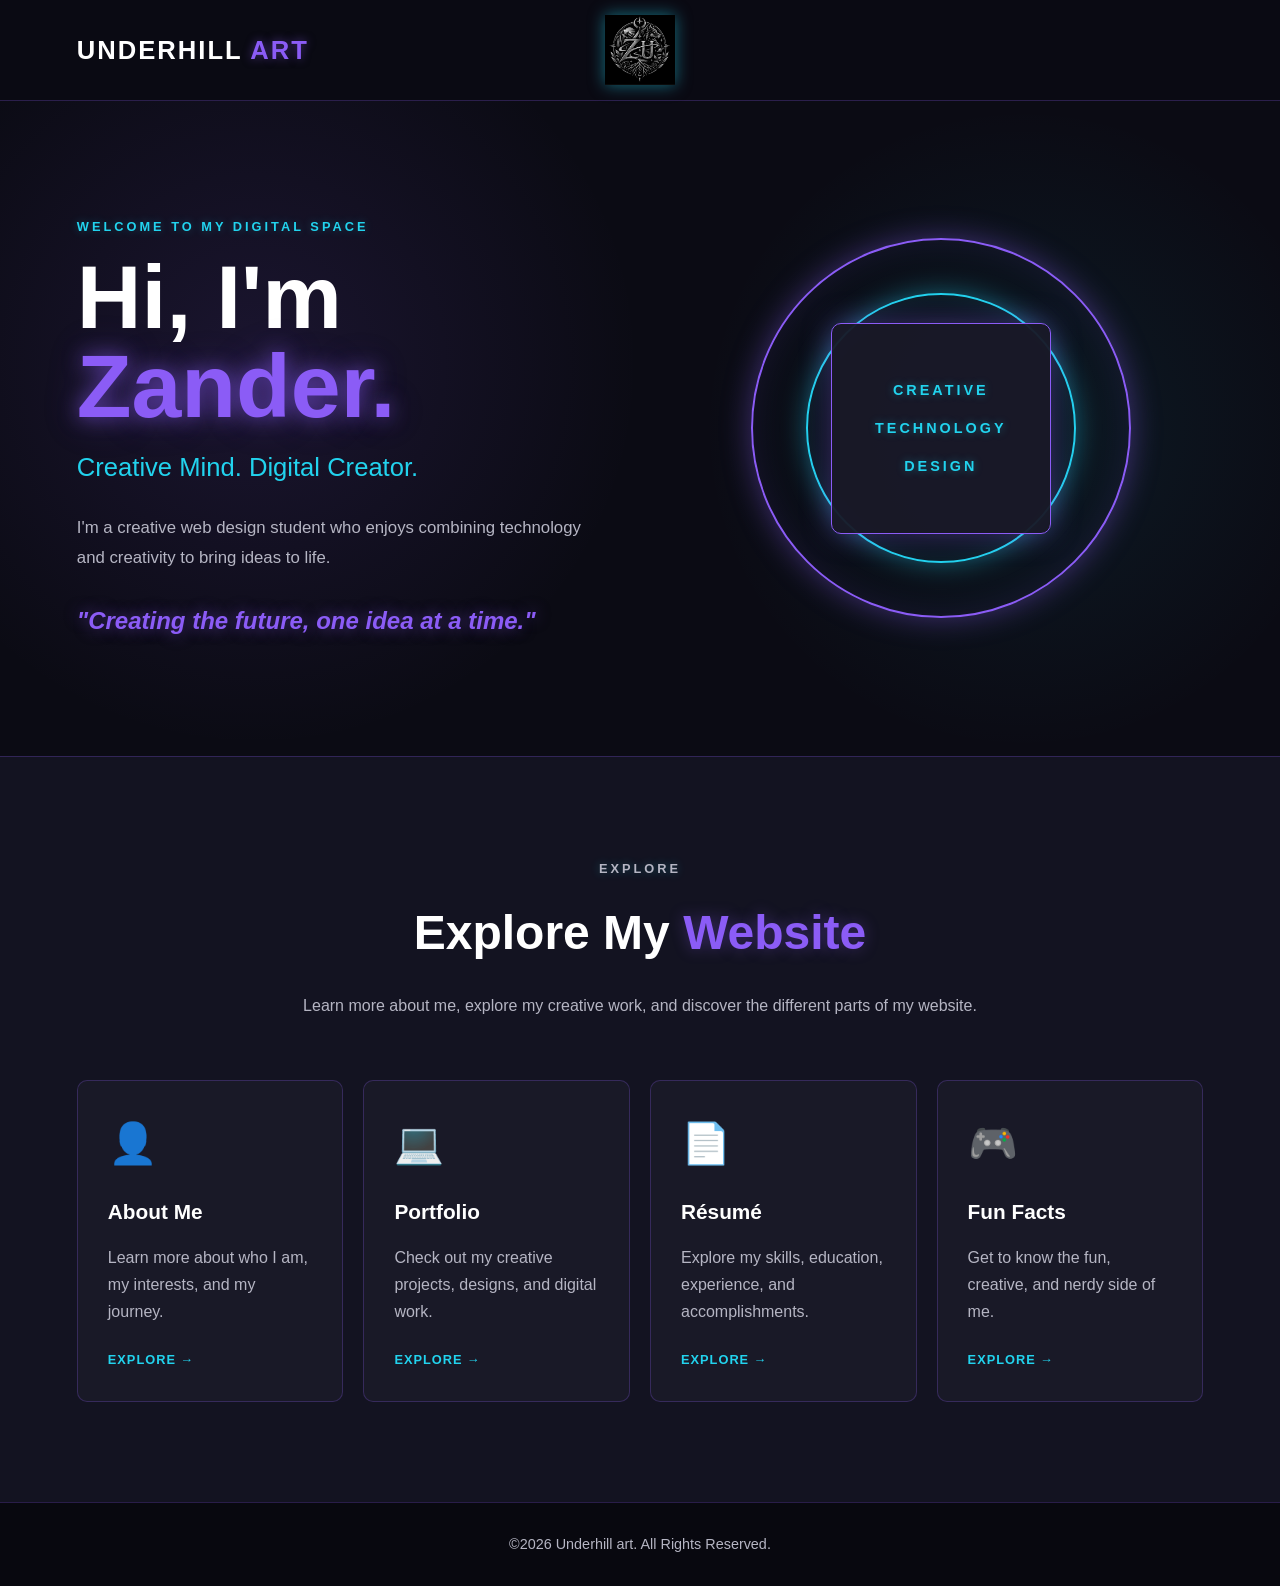
<file: index.html>
<!DOCTYPE html>
<html lang="en">

<head>

    <meta charset="UTF-8">

    <meta name="viewport"
          content="width=device-width, initial-scale=1.0">

    <title>Underhill art| Home</title>


     <link rel="icon"
          type="image/png"
          href="images/newl.png">

    <link rel="stylesheet" href="css/home.css">

</head>


<body>


    <!-- ==========================
         HEADER
    =========================== -->

    <header>

        <!-- WEBSITE NAME -->

        <h1 class="title">
            UNDERHILL<span> ART</span>
        </h1>


        <!-- CENTER LOGO -->

        <div class="logo">

            <a href="index.html">

                <img src="images/newl.png"
                     alt="Zander Underhill Logo">

            </a>

        </div>

    </header>


    <!-- ==========================
         MAIN CONTENT
    =========================== -->

    <main>


        <!-- ==========================
             HERO SECTION
        =========================== -->

        <section class="home-hero">


            <!-- LEFT SIDE - TEXT -->

            <div class="home-hero-content">

                <p class="home-tag">
                    WELCOME TO MY DIGITAL SPACE
                </p>


                <h1>
                    Hi, I'm <span>Zander.</span>
                </h1>


                <h2>
                    Creative Mind. Digital Creator.
                </h2>


                <p class="home-description">

                    I'm a creative web design student who enjoys
                    combining technology and creativity to bring
                    ideas to life.

                </p>


                <!-- PERSONAL TAGLINE -->

                <p class="home-quote">

                    "Creating the future, one idea at a time."

                </p>


            </div>


            <!-- RIGHT SIDE - CYBERPUNK VISUAL -->

            <div class="home-graphic">


                <div class="graphic-circle circle-purple"></div>

                <div class="graphic-circle circle-cyan"></div>


                <div class="graphic-box">

                    <p>CREATIVE</p>

                    <p>TECHNOLOGY</p>

                    <p>DESIGN</p>

                </div>


            </div>


        </section>


        <!-- ==========================
             EXPLORE SECTION
        =========================== -->

        <section class="home-explore">


            <div class="home-heading">

                <p class="home-tag">
                    EXPLORE
                </p>


                <h2>
                    Explore My <span>Website</span>
                </h2>


                <p>

                    Learn more about me, explore my creative
                    work, and discover the different parts
                    of my website.

                </p>

            </div>


            <!-- WEBSITE CARDS -->

            <div class="home-card-container">


                <!-- ABOUT ME -->

                <a href="aboutme.html"
                   class="home-card">

                    <div class="home-icon">
                        👤
                    </div>

                    <h3>About Me</h3>

                    <p>
                        Learn more about who I am,
                        my interests, and my journey.
                    </p>

                    <span>
                        EXPLORE →
                    </span>

                </a>


                <!-- PORTFOLIO -->

                <a href="portfolio.html"
                   class="home-card">

                    <div class="home-icon">
                        💻
                    </div>

                    <h3>Portfolio</h3>

                    <p>
                        Check out my creative projects,
                        designs, and digital work.
                    </p>

                    <span>
                        EXPLORE →
                    </span>

                </a>


                <!-- RESUME -->

                <a href="Resume.html"
                   class="home-card">

                    <div class="home-icon">
                        📄
                    </div>

                    <h3>Résumé</h3>

                    <p>
                        Explore my skills, education,
                        experience, and accomplishments.
                    </p>

                    <span>
                        EXPLORE →
                    </span>

                </a>


                <!-- FUN FACTS -->

                <a href="funfact.html"
                   class="home-card">

                    <div class="home-icon">
                        🎮
                    </div>

                    <h3>Fun Facts</h3>

                    <p>
                        Get to know the fun,
                        creative, and nerdy side of me.
                    </p>

                    <span>
                        EXPLORE →
                    </span>

                </a>


            </div>


        </section>


    </main>


    <!-- ==========================
         FOOTER
    =========================== -->

    <footer>

        <p>
            ©2026 Underhill art.
            All Rights Reserved.
        </p>

    </footer>


</body>

</html>
</file>
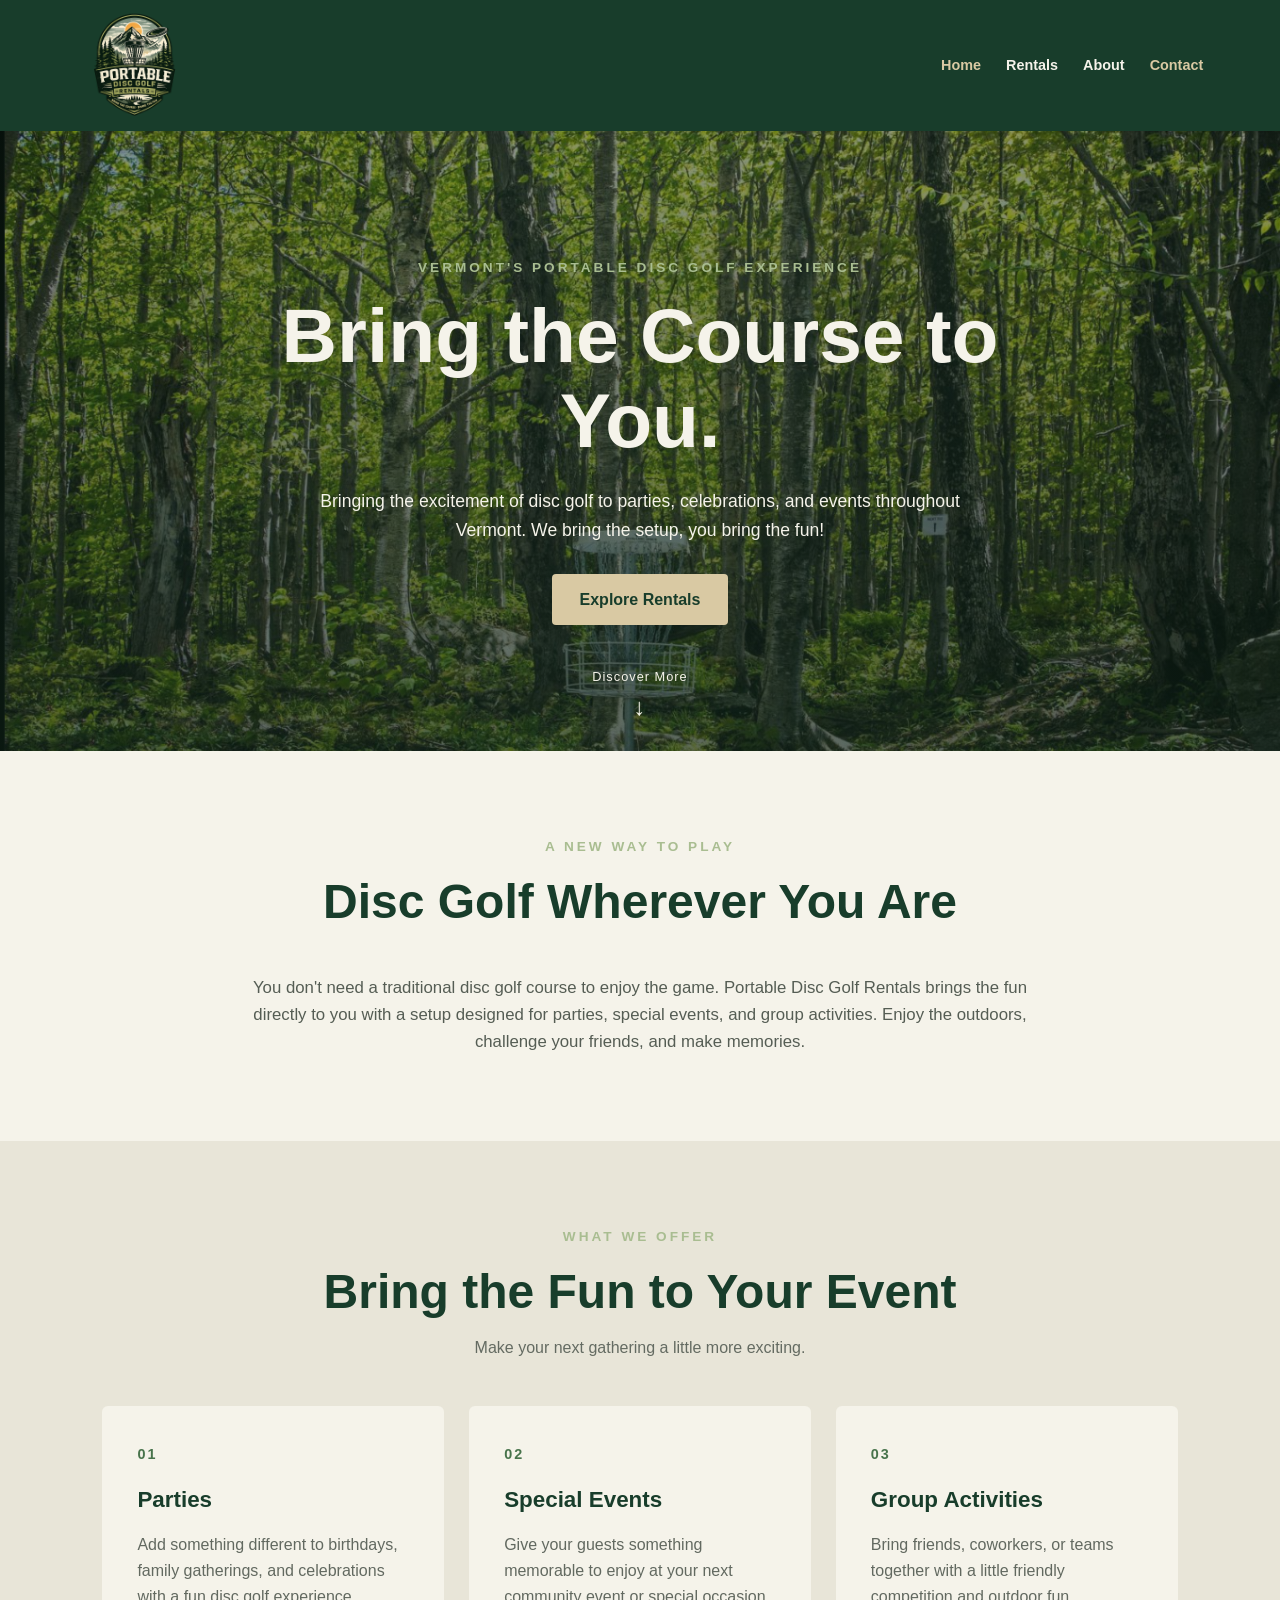
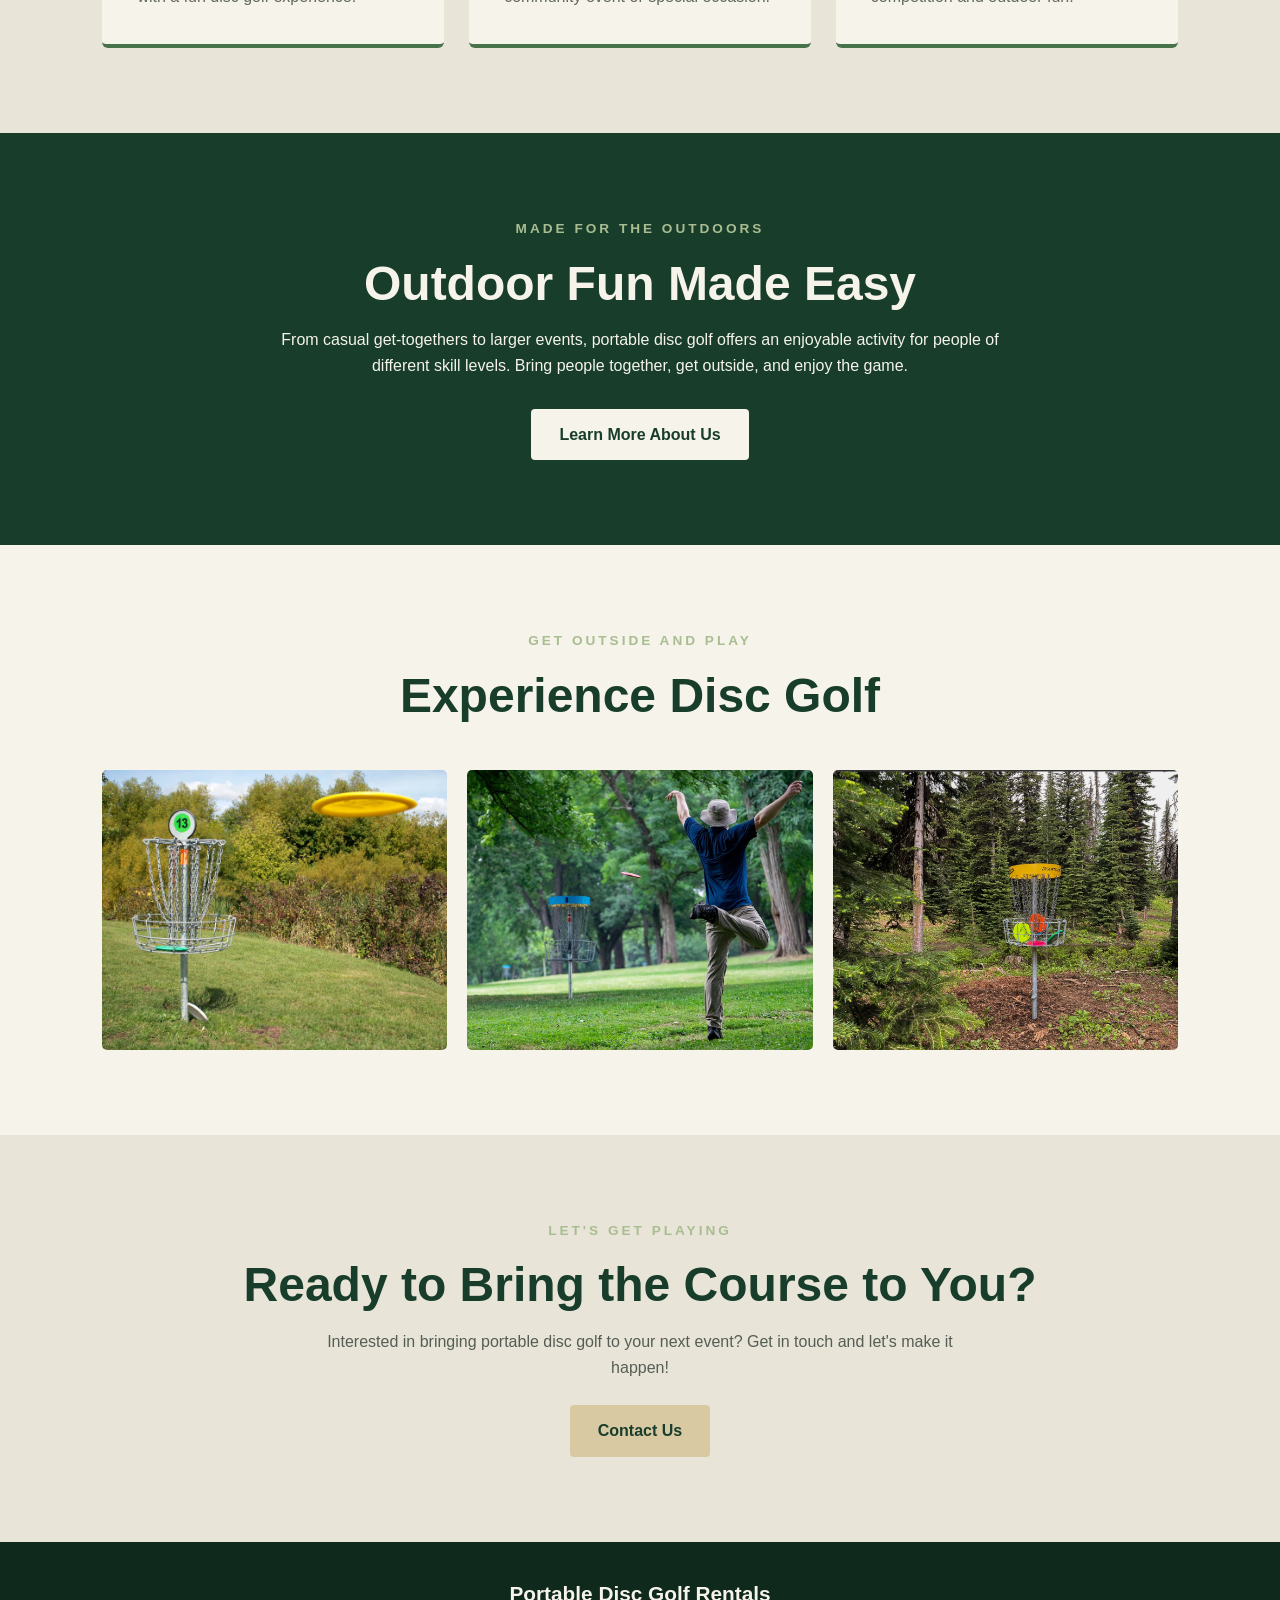
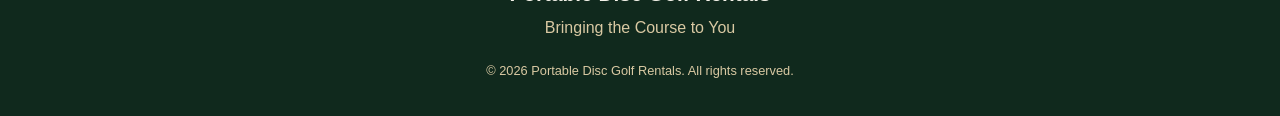
<file: discgolfweb/index.html>
<!DOCTYPE html>
<html lang="en">
<head>
    <meta charset="UTF-8">
    <meta name="viewport" content="width=device-width, initial-scale=1.0">

    <title>Portable Disc Golf Rentals | Vermont</title>

    <link rel="icon" type="image/png" href="images/logov2.png">
    <link rel="stylesheet" href="css/styles.css">
</head>

<body>

    <!-- Navigation -->
    <header class="site-header">
        <a href="index.html" class="logo">
            <img src="images/logov2.png" alt="Portable Disc Golf Rentals Logo">
        </a>

        <nav>
            <a href="index.html" aria-current="page">Home</a>
            <a href="rentals.html">Rentals</a>
            <a href="about.html">About</a>
            <a href="contact.html" aria-current="page">Contact</a>
        </nav>
    </header>

    <!-- Hero Section -->
    <section class="hero">
        <div class="hero-content">
            <p class="eyebrow">Vermont's Portable Disc Golf Experience</p>

            <h1>Bring the Course to You.</h1>

            <p>
                Bringing the excitement of disc golf to parties, celebrations,
                and events throughout Vermont. We bring the setup, you bring the fun!
            </p>

            <a href="rentals.html" class="btn">Explore Rentals</a>
        </div>

        <div class="scroll-indicator">
            <span>Discover More</span>
            <span class="arrow">↓</span>
        </div>
    </section>

    <!-- Introduction -->
    <section class="intro section">
        <div class="section-heading">
            <p class="eyebrow">A New Way to Play</p>
            <h2>Disc Golf Wherever You Are</h2>
        </div>

        <p class="intro-text">
            You don't need a traditional disc golf course to enjoy the game.
            Portable Disc Golf Rentals brings the fun directly to you with
            a setup designed for parties, special events, and group activities.
            Enjoy the outdoors, challenge your friends, and make memories.
        </p>
    </section>

    <!-- Services -->
    <section class="services section">
        <div class="section-heading">
            <p class="eyebrow">What We Offer</p>
            <h2>Bring the Fun to Your Event</h2>
            <p>Make your next gathering a little more exciting.</p>
        </div>

        <div class="service-grid">

            <div class="service-card">
                <span class="service-number">01</span>
                <h3>Parties</h3>
                <p>
                    Add something different to birthdays, family gatherings,
                    and celebrations with a fun disc golf experience.
                </p>
            </div>

            <div class="service-card">
                <span class="service-number">02</span>
                <h3>Special Events</h3>
                <p>
                    Give your guests something memorable to enjoy at your
                    next community event or special occasion.
                </p>
            </div>

            <div class="service-card">
                <span class="service-number">03</span>
                <h3>Group Activities</h3>
                <p>
                    Bring friends, coworkers, or teams together with a
                    little friendly competition and outdoor fun.
                </p>
            </div>

        </div>
    </section>

    <!-- Why Choose Us -->
    <section class="why-us section">
        <div class="why-content">
            <p class="eyebrow">Made for the Outdoors</p>
            <h2>Outdoor Fun Made Easy</h2>

            <p>
                From casual get-togethers to larger events, portable disc golf
                offers an enjoyable activity for people of different skill levels.
                Bring people together, get outside, and enjoy the game.
            </p>

            <a href="about.html" class="btn btn-light">Learn More About Us</a>
        </div>
    </section>

    <!-- Gallery -->
    <section class="gallery section">
        <div class="section-heading">
            <p class="eyebrow">Get Outside and Play</p>
            <h2>Experience Disc Golf</h2>
        </div>

        <div class="gallery-grid">
            <img
                src="images/A-disc-golf-frisbee-flying-in-the-air-at-the-hole.jpg"
                alt="Disc flying toward a disc golf basket">

            <img
                src="images/disc-golf-7360499_1280.jpg"
                alt="Disc golf course">

            <img
                src="images/basket.png"
                alt="Disc golf rental experience">
        </div>
    </section>

    <!-- Contact -->
    <section class="contact section" id="contact">
        <p class="eyebrow">Let's Get Playing</p>
        <h2>Ready to Bring the Course to You?</h2>

        <p>
            Interested in bringing portable disc golf to your next event?
            Get in touch and let's make it happen!
        </p>

        <a href="about.html#contact" class="btn">Contact Us</a>
    </section>

    <!-- Footer -->
    <footer class="site-footer">
        <h3>Portable Disc Golf Rentals</h3>
        <p>Bringing the Course to You</p>
        <p class="copyright">
            &copy; 2026 Portable Disc Golf Rentals. All rights reserved.
        </p>
    </footer>

</body>
</html>
</file>
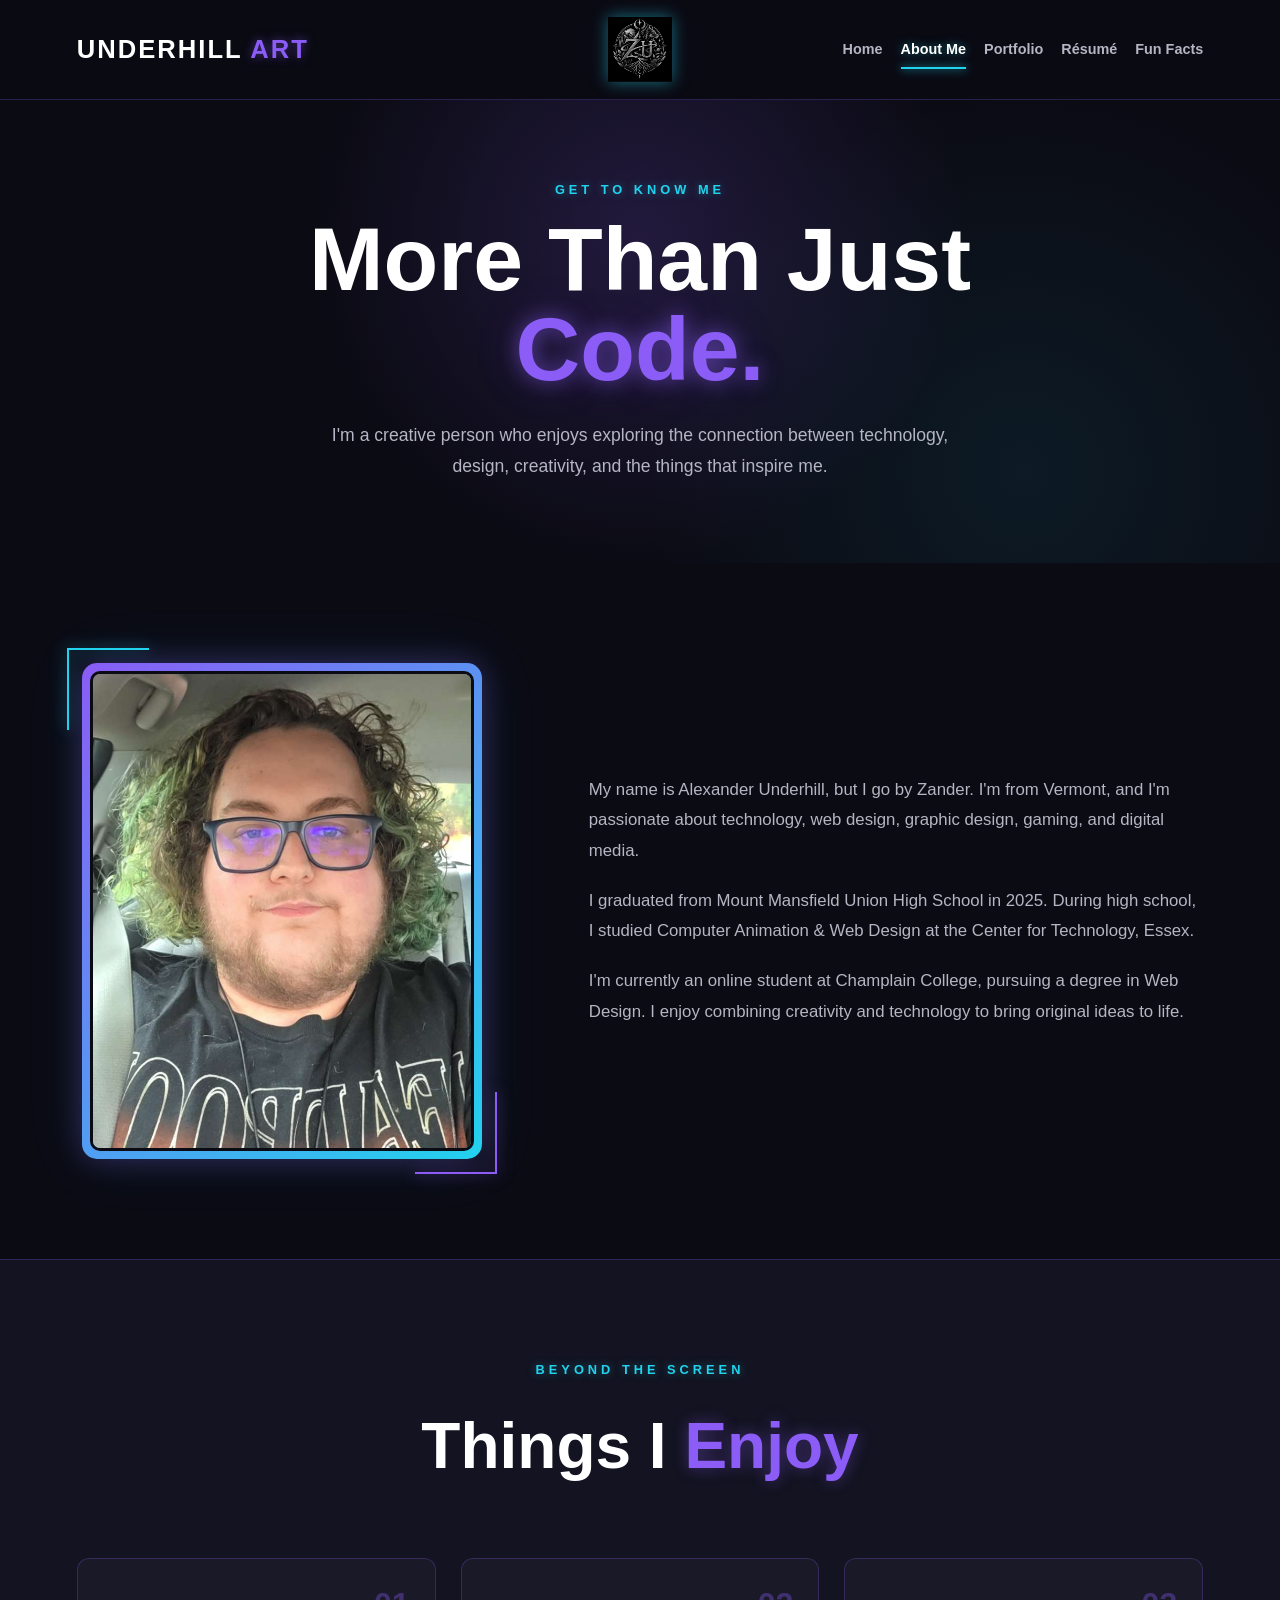
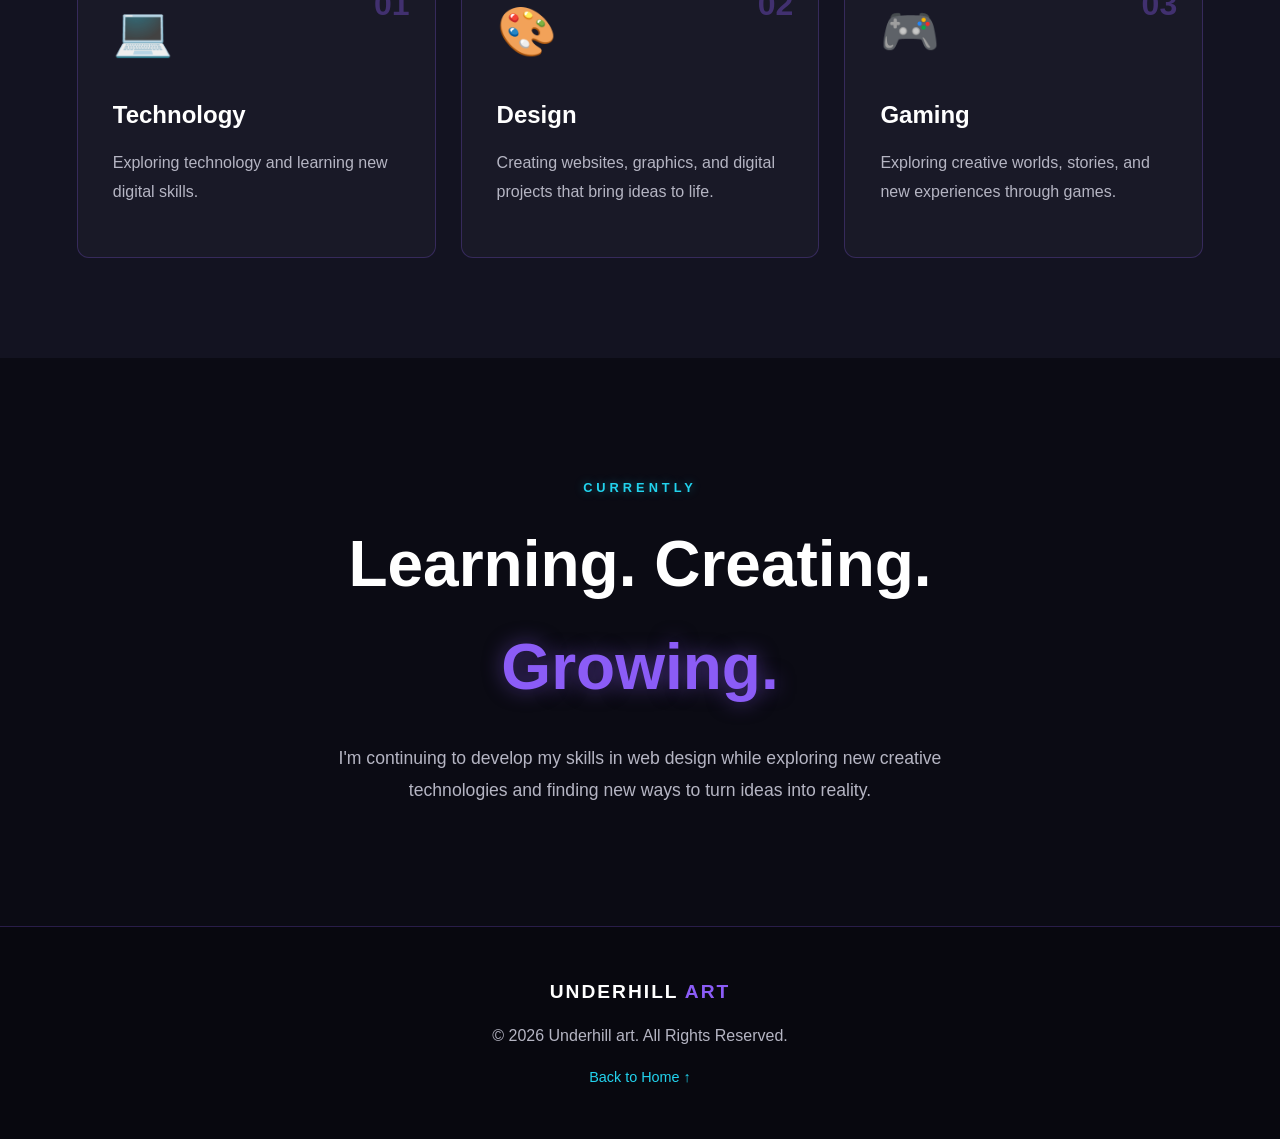
<file: aboutme.html>
<!DOCTYPE html>
<html lang="en">

<head>

    <meta charset="UTF-8">

    <meta name="viewport"
          content="width=device-width, initial-scale=1.0">

    <title>Underhill Art | About Me</title>

    <link rel="icon"
          type="image/png"
          href="images/newl.png">

    <link rel="stylesheet"
          href="css/aboutme.css">

</head>


<body>


    <!-- ==========================
         HEADER / NAVIGATION
    =========================== -->

    <header class="site-header">


        <!-- WEBSITE NAME -->

        <a href="index.html" class="site-name">

            UNDERHILL <span> ART</span>

        </a>


        <!-- CENTER LOGO -->

        <div class="logo">

            <a href="index.html">

                <img src="images/newl.png"
                     alt="Zander Underhill Logo">

            </a>

        </div>


        <!-- NAVIGATION -->

        <nav class="navigation">

            <a href="index.html">Home</a>

            <a href="aboutme.html"
               class="active">About Me</a>

            <a href="portfolio.html">Portfolio</a>

            <a href="Resume.html">Résumé</a>

            <a href="funfact.html">Fun Facts</a>

        </nav>


    </header>


    <!-- ==========================
         MAIN CONTENT
    =========================== -->

    <main>


        <!-- ==========================
             PAGE INTRO
        =========================== -->

        <section class="about-intro">


            <div class="about-title">

                <p class="about-tag">
                    GET TO KNOW ME
                </p>

                <h1>
                    More Than Just <span>Code.</span>
                </h1>

                <p class="intro-text">

                    I'm a creative person who enjoys exploring
                    the connection between technology, design,
                    creativity, and the things that inspire me.

                </p>

            </div>


        </section>


        <!-- ==========================
             MAIN ABOUT SECTION
        =========================== -->

        <section class="about-story">


            <!-- PHOTO -->

            <div class="photo-section">

                <div class="photo-frame">

                    <img src="images/newphoto.jpg"
                         alt="Zander Underhill">

                </div>

            </div>


            <!-- ABOUT TEXT -->

            <div class="story-content">


              


                <p>

                    My name is Alexander Underhill, but I go by
                    Zander. I'm from Vermont, and I'm passionate
                    about technology, web design, graphic design,
                    gaming, and digital media.

                </p>


                <p>

                    I graduated from Mount Mansfield Union High
                    School in 2025. During high school, I studied
                    Computer Animation & Web Design at the Center
                    for Technology, Essex.

                </p>


                <p>

                    I'm currently an online student at Champlain
                    College, pursuing a degree in Web Design. I
                    enjoy combining creativity and technology to
                    bring original ideas to life.

                </p>


            


            </div>


        </section>


        <!-- ==========================
             MY INTERESTS
        =========================== -->

        <section class="interests-section">


            <div class="section-heading">

                <p class="section-tag">
                    BEYOND THE SCREEN
                </p>

                <h2>
                    Things I <span>Enjoy</span>
                </h2>

            </div>


            <div class="interests-grid">


                <article class="interest-card">

                    <div class="interest-number">
                        01
                    </div>

                    <div class="interest-icon">
                        💻
                    </div>

                    <h3>Technology</h3>

                    <p>
                        Exploring technology and learning new
                        digital skills.
                    </p>

                </article>


                <article class="interest-card">

                    <div class="interest-number">
                        02
                    </div>

                    <div class="interest-icon">
                        🎨
                    </div>

                    <h3>Design</h3>

                    <p>
                        Creating websites, graphics, and digital
                        projects that bring ideas to life.
                    </p>

                </article>


                <article class="interest-card">

                    <div class="interest-number">
                        03
                    </div>

                    <div class="interest-icon">
                        🎮
                    </div>

                    <h3>Gaming</h3>

                    <p>
                        Exploring creative worlds, stories, and
                        new experiences through games.
                    </p>

                </article>


            </div>


        </section>


        <!-- ==========================
             CURRENT JOURNEY
        =========================== -->

        <section class="journey-section">


            <p class="section-tag">
                CURRENTLY
            </p>


            <h2>
                Learning. Creating. <span>Growing.</span>
            </h2>


            <p>

                I'm continuing to develop my skills in web design
                while exploring new creative technologies and
                finding new ways to turn ideas into reality.

            </p>


        </section>


    </main>


    <!-- ==========================
         FOOTER
    =========================== -->

    <footer>

        <div class="footer-logo">

           UNDERHILL <span>ART</span>

        </div>


        <p>
            © 2026 Underhill art. All Rights Reserved.
        </p>


        <a href="index.html">
            Back to Home ↑
        </a>

    </footer>


</body>

</html>
</file>
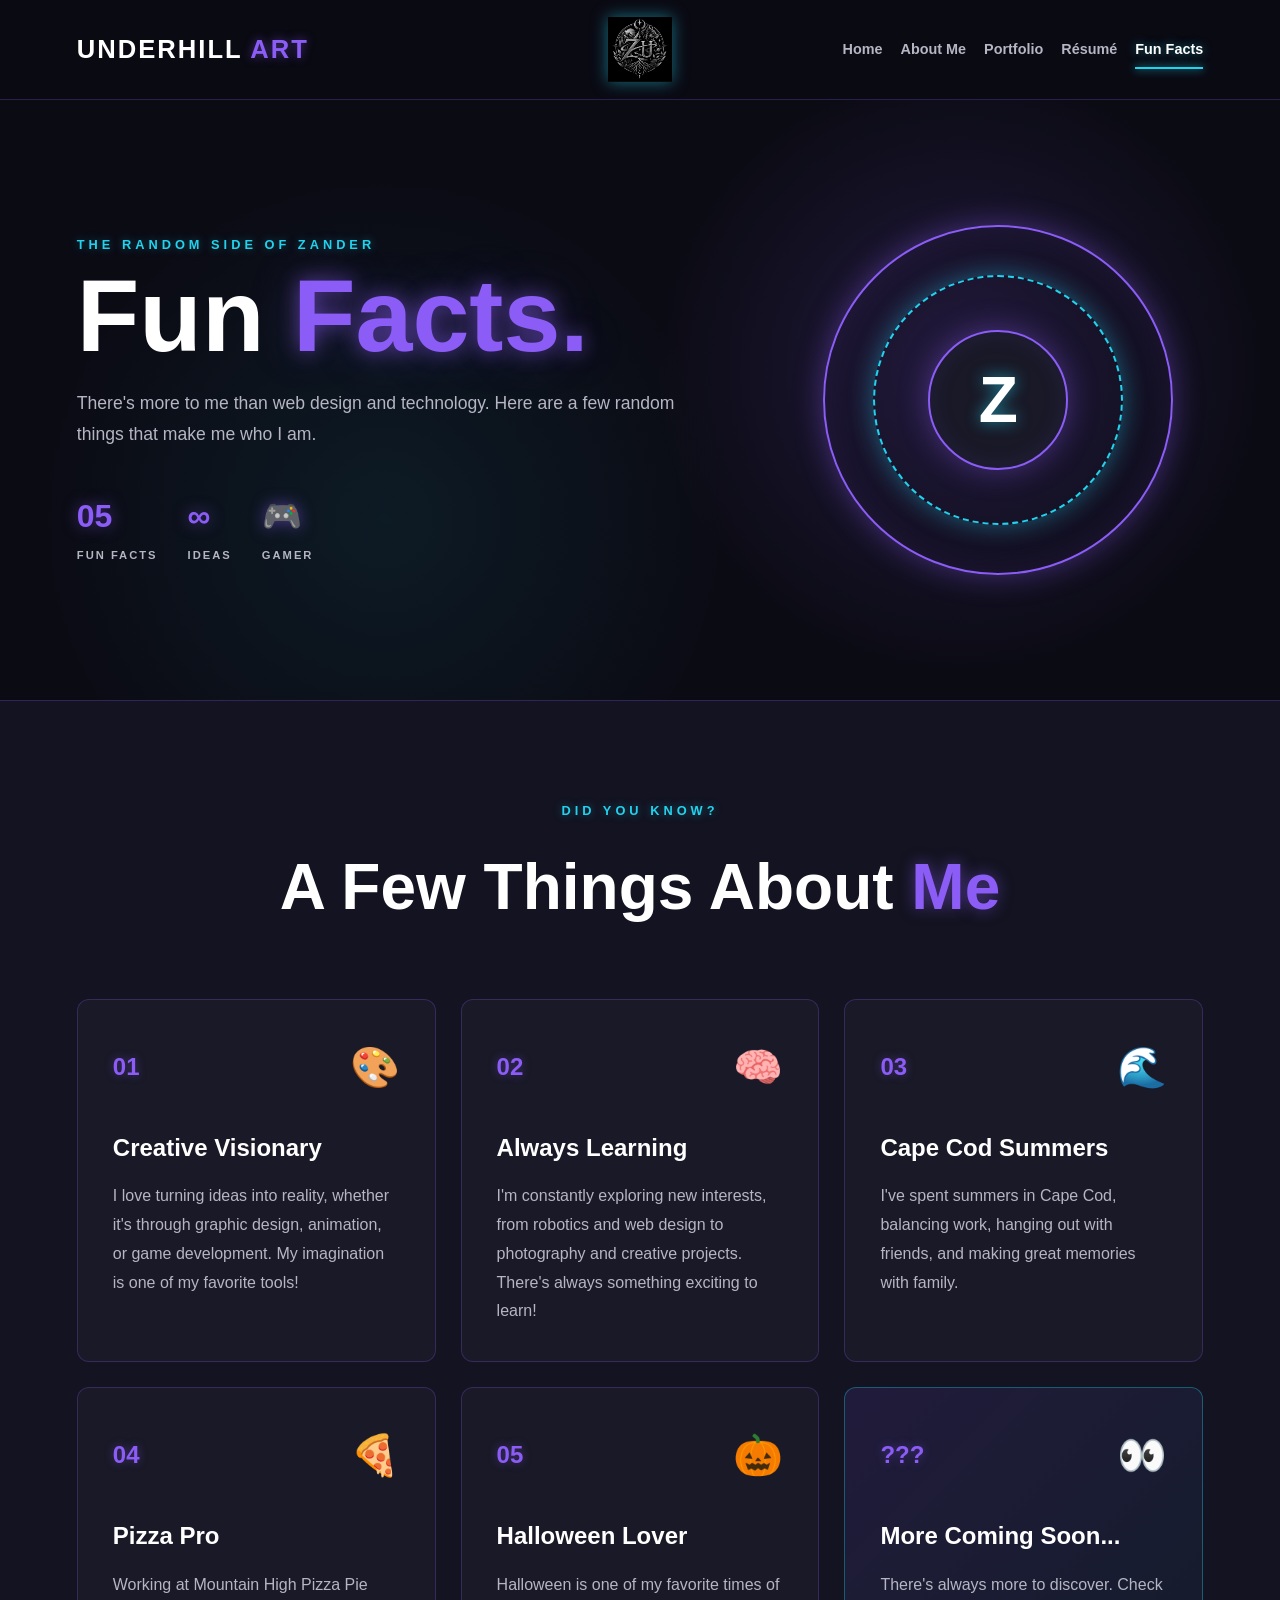
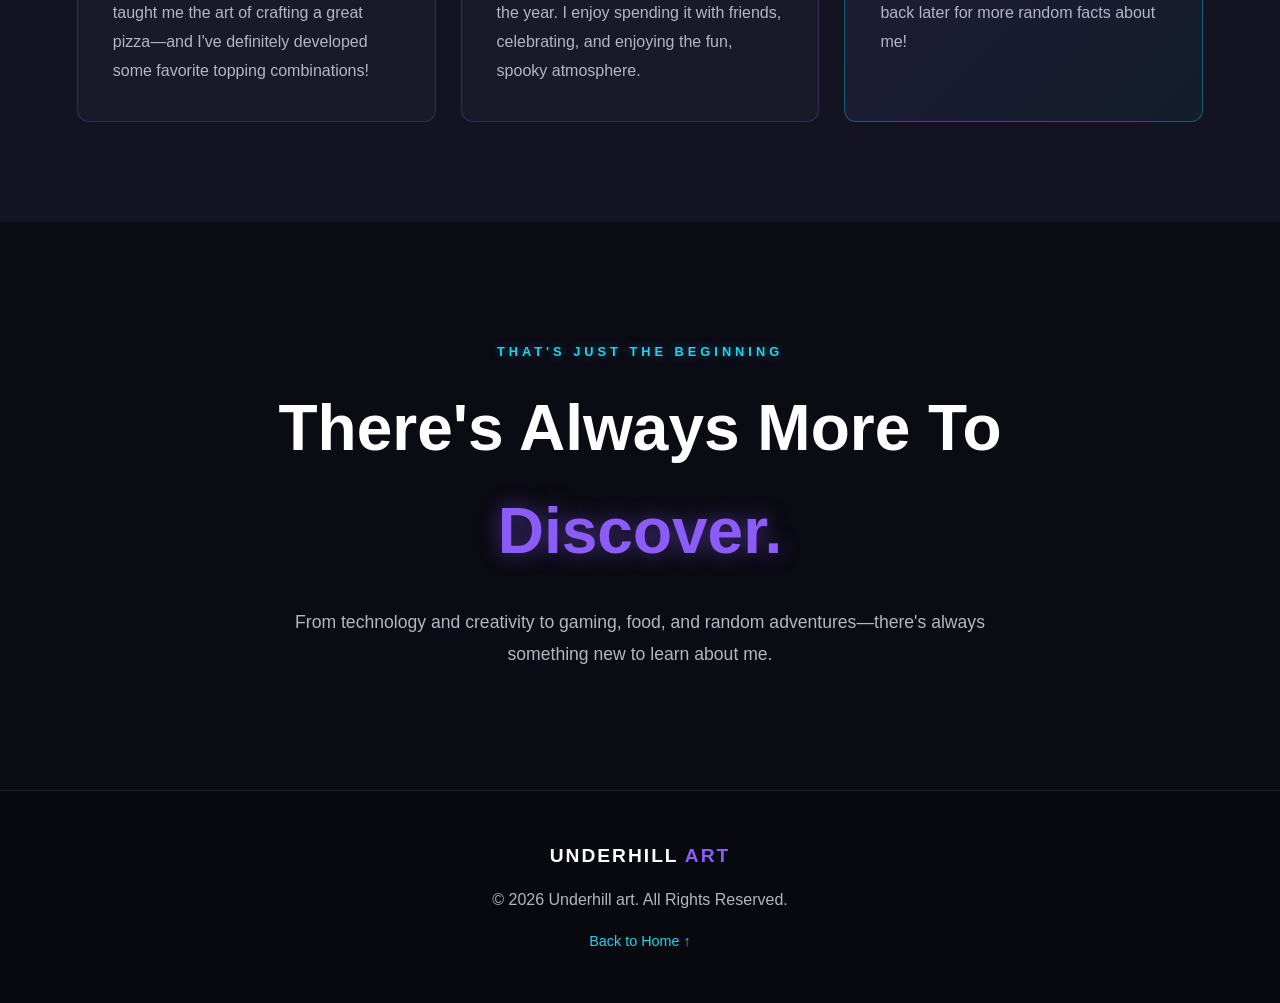
<file: funfact.html>
<!DOCTYPE html>
<html lang="en">

<head>

    <meta charset="UTF-8">

    <meta name="viewport"
          content="width=device-width, initial-scale=1.0">

    <title>Underhill Art | Fun Facts</title>

    <link rel="icon"
          type="image/png"
          href="images/newl.png">

    <link rel="stylesheet"
          href="css/funfact.css">

</head>


<body>


    <!-- ==========================
         HEADER / NAVIGATION
    =========================== -->

    <header class="site-header">


        <!-- WEBSITE NAME -->

        <a href="index.html"
           class="site-name">

            UNDERHILL<span> ART</span>

        </a>


        <!-- CENTER LOGO -->

        <div class="logo">

            <a href="index.html">

                <img src="images/newl.png"
                     alt="Zander Underhill Logo">

            </a>

        </div>


        <!-- NAVIGATION -->

        <nav class="navigation">

            <a href="index.html">Home</a>

            <a href="aboutme.html">About Me</a>

            <a href="portfolio.html">Portfolio</a>

            <a href="Resume.html">Résumé</a>

            <a href="funfact.html"
               class="active">Fun Facts</a>

        </nav>


    </header>


    <!-- ==========================
         MAIN CONTENT
    =========================== -->

    <main>


        <!-- ==========================
             FUN FACTS HERO
        =========================== -->

        <section class="fun-hero">


            <div class="fun-hero-content">


                <p class="fun-tag">
                    THE RANDOM SIDE OF ZANDER
                </p>


                <h1>
                    Fun <span>Facts.</span>
                </h1>


                <p class="fun-intro">

                    There's more to me than web design and
                    technology. Here are a few random things
                    that make me who I am.

                </p>


                <!-- DECORATIVE STATS -->

                <div class="fun-stats">

                    <div class="stat">

                        <span class="stat-number">
                            05
                        </span>

                        <span class="stat-label">
                            FUN FACTS
                        </span>

                    </div>


                    <div class="stat">

                        <span class="stat-number">
                            ∞
                        </span>

                        <span class="stat-label">
                            IDEAS
                        </span>

                    </div>


                    <div class="stat">

                        <span class="stat-number">
                            🎮
                        </span>

                        <span class="stat-label">
                            GAMER
                        </span>

                    </div>

                </div>


            </div>


            <!-- DECORATIVE CYBER ELEMENT -->

            <div class="fun-orb">

                <div class="orb-ring ring-one"></div>

                <div class="orb-ring ring-two"></div>

                <div class="orb-center">
                    Z
                </div>

            </div>


        </section>


        <!-- ==========================
             FUN FACTS SECTION
        =========================== -->

        <section class="facts-section">


            <div class="section-heading">

                <p class="section-tag">
                    DID YOU KNOW?
                </p>

                <h2>
                    A Few Things About <span>Me</span>
                </h2>

            </div>


            <!-- FACT CARDS -->

            <div class="facts-grid">


                <!-- FACT 01 -->

                <article class="fact-card">

                    <div class="fact-top">

                        <span class="fact-number">
                            01
                        </span>

                        <span class="fact-icon">
                            🎨
                        </span>

                    </div>


                    <h3>
                        Creative Visionary
                    </h3>


                    <p>

                        I love turning ideas into reality,
                        whether it's through graphic design,
                        animation, or game development.
                        My imagination is one of my favorite tools!

                    </p>

                </article>


                <!-- FACT 02 -->

                <article class="fact-card">

                    <div class="fact-top">

                        <span class="fact-number">
                            02
                        </span>

                        <span class="fact-icon">
                            🧠
                        </span>

                    </div>


                    <h3>
                        Always Learning
                    </h3>


                    <p>

                        I'm constantly exploring new interests,
                        from robotics and web design to photography
                        and creative projects. There's always
                        something exciting to learn!

                    </p>

                </article>


                <!-- FACT 03 -->

                <article class="fact-card">

                    <div class="fact-top">

                        <span class="fact-number">
                            03
                        </span>

                        <span class="fact-icon">
                            🌊
                        </span>

                    </div>


                    <h3>
                        Cape Cod Summers
                    </h3>


                    <p>

                        I've spent summers in Cape Cod,
                        balancing work, hanging out with friends,
                        and making great memories with family.

                    </p>

                </article>


                <!-- FACT 04 -->

                <article class="fact-card">

                    <div class="fact-top">

                        <span class="fact-number">
                            04
                        </span>

                        <span class="fact-icon">
                            🍕
                        </span>

                    </div>


                    <h3>
                        Pizza Pro
                    </h3>


                    <p>

                        Working at Mountain High Pizza Pie taught
                        me the art of crafting a great pizza—and
                        I've definitely developed some favorite
                        topping combinations!

                    </p>

                </article>


                <!-- FACT 05 -->

                <article class="fact-card">

                    <div class="fact-top">

                        <span class="fact-number">
                            05
                        </span>

                        <span class="fact-icon">
                            🎃
                        </span>

                    </div>


                    <h3>
                        Halloween Lover
                    </h3>


                    <p>

                        Halloween is one of my favorite times of
                        the year. I enjoy spending it with friends,
                        celebrating, and enjoying the fun,
                        spooky atmosphere.

                    </p>

                </article>


                <!-- EXTRA PERSONALITY CARD -->

                <article class="fact-card mystery-card">

                    <div class="fact-top">

                        <span class="fact-number">
                            ???
                        </span>

                        <span class="fact-icon">
                            👀
                        </span>

                    </div>


                    <h3>
                        More Coming Soon...
                    </h3>


                    <p>

                        There's always more to discover.
                        Check back later for more random facts
                        about me!

                    </p>

                </article>


            </div>


        </section>


        <!-- ==========================
             BOTTOM MESSAGE
        =========================== -->

        <section class="fun-ending">

            <p class="section-tag">
                THAT'S JUST THE BEGINNING
            </p>


            <h2>
                There's Always More To <span>Discover.</span>
            </h2>


            <p>

                From technology and creativity to gaming,
                food, and random adventures—there's always
                something new to learn about me.

            </p>

        </section>


    </main>


    <!-- ==========================
         FOOTER
    =========================== -->

    <footer>

        <div class="footer-logo">

             UNDERHILL <span>ART</span>

        </div>


        <p>
            © 2026 Underhill art. All Rights Reserved.
        </p>


        <a href="index.html">
            Back to Home ↑
        </a>

    </footer>


</body>

</html>
</file>
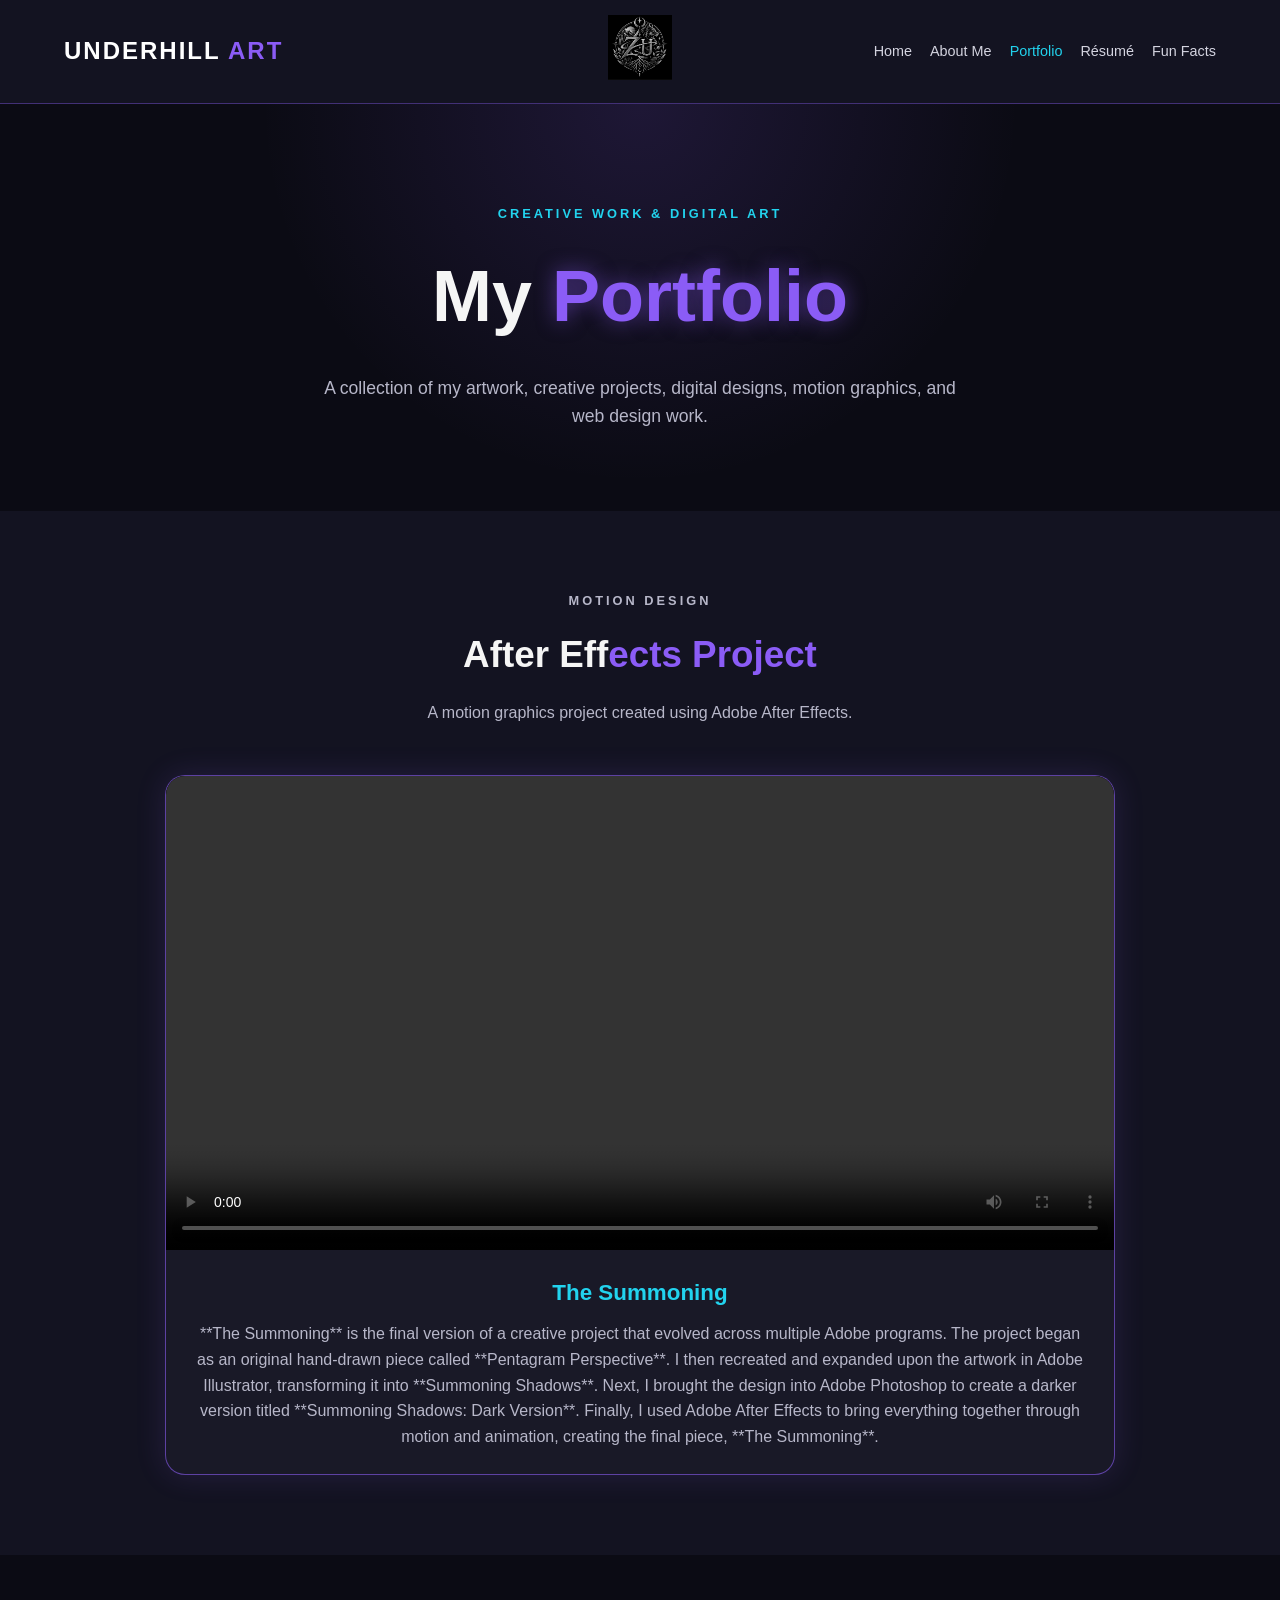
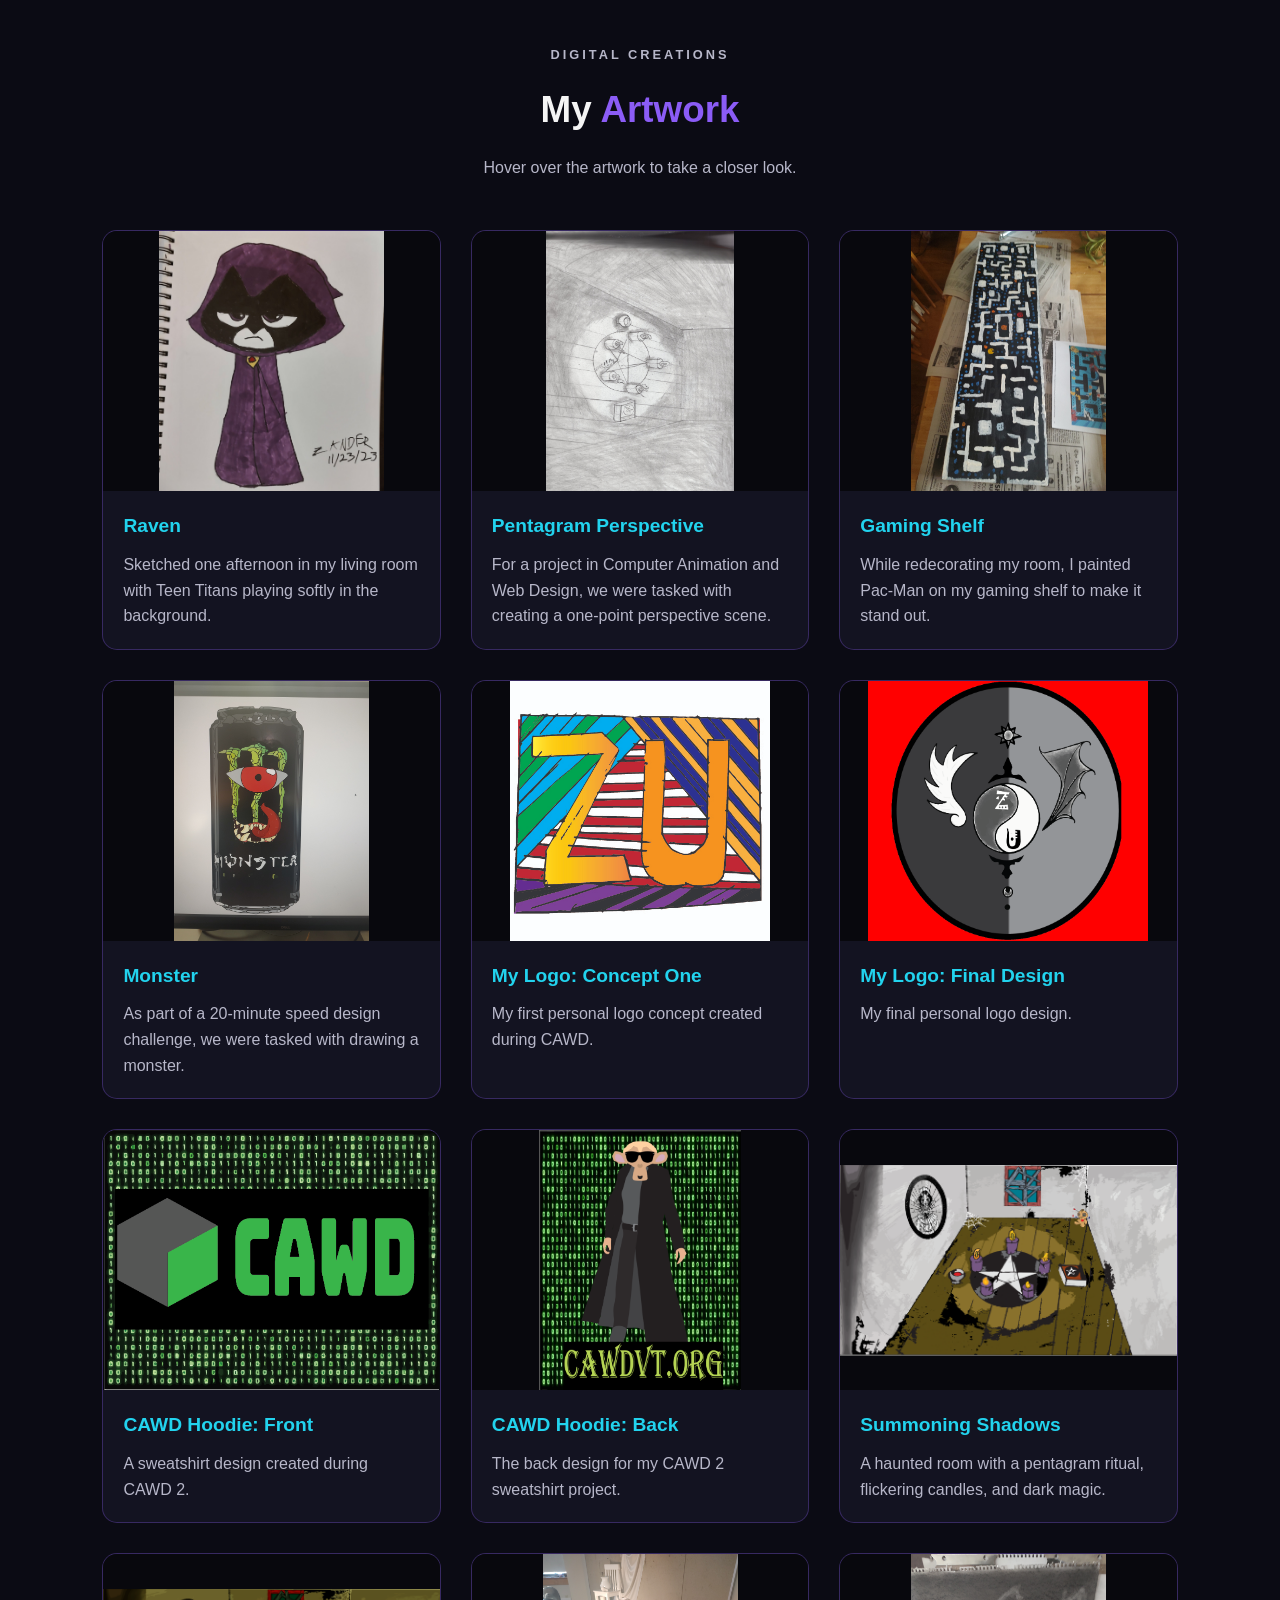
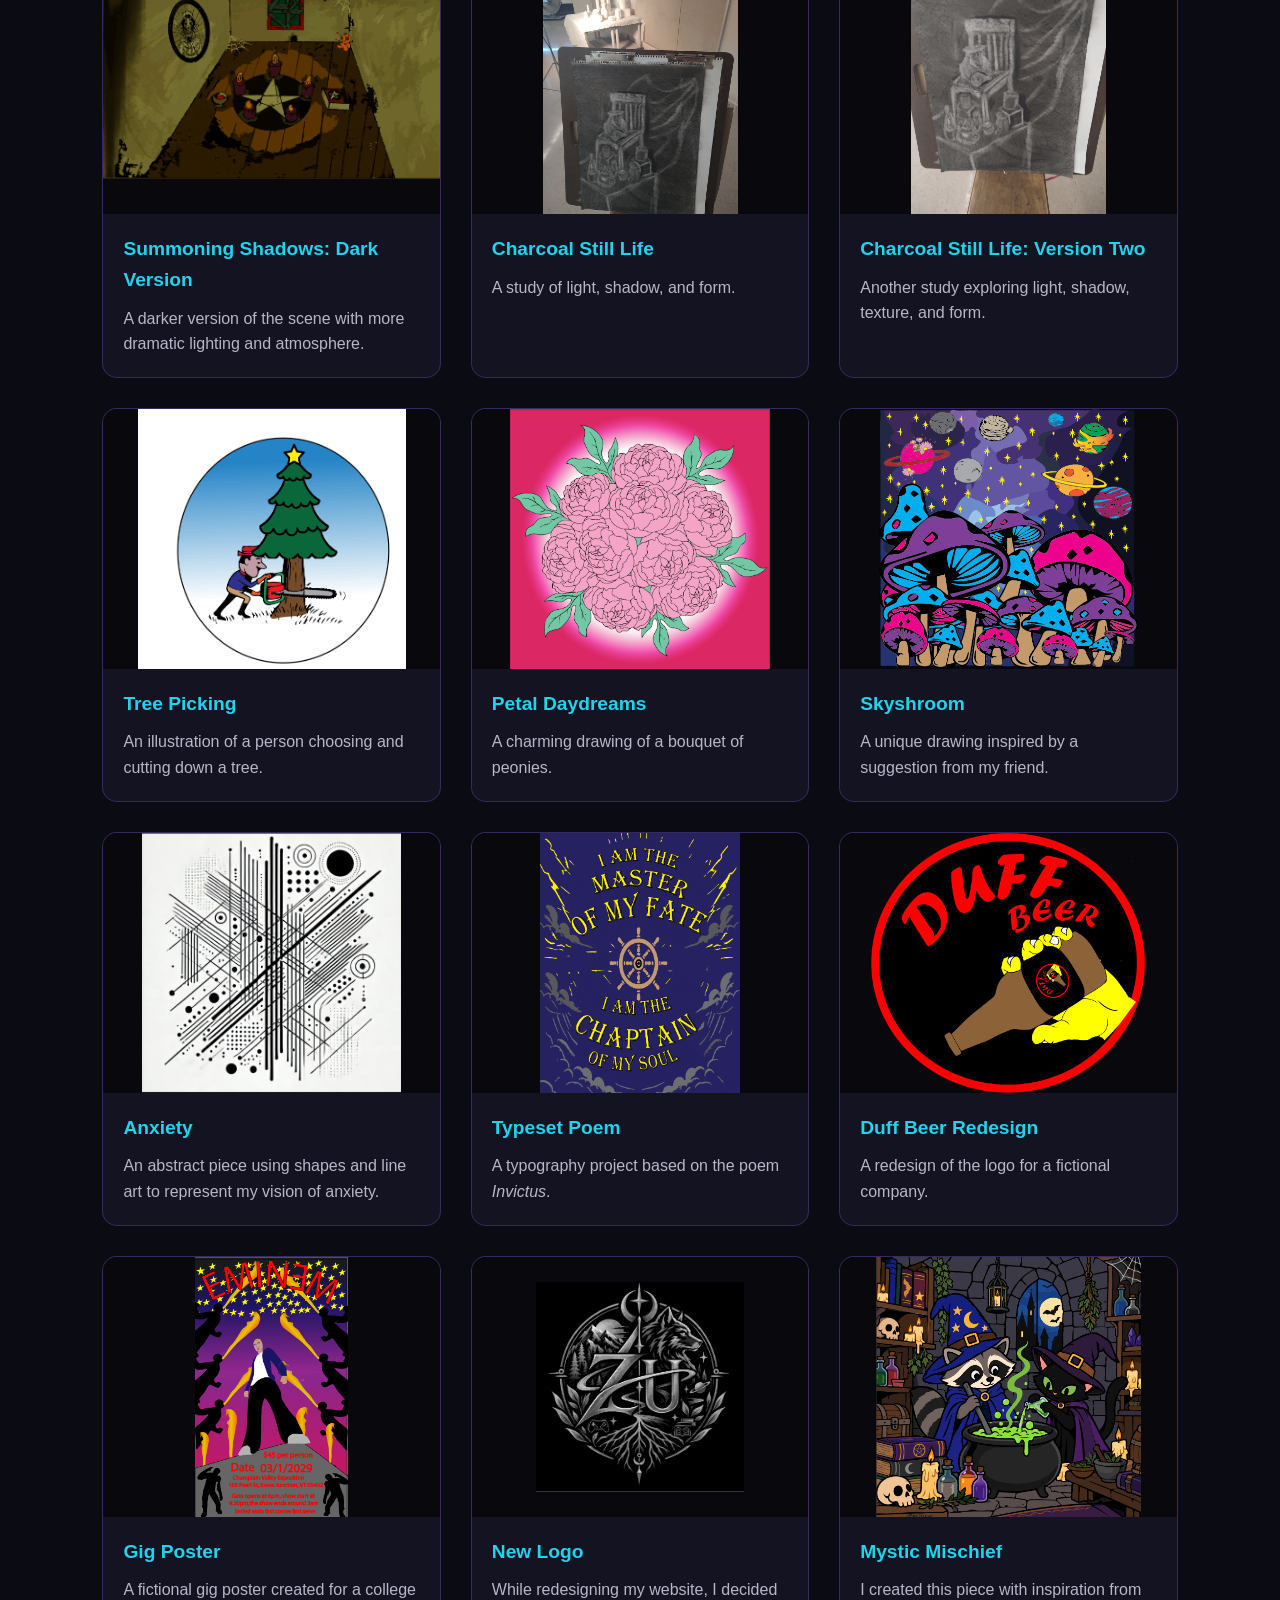
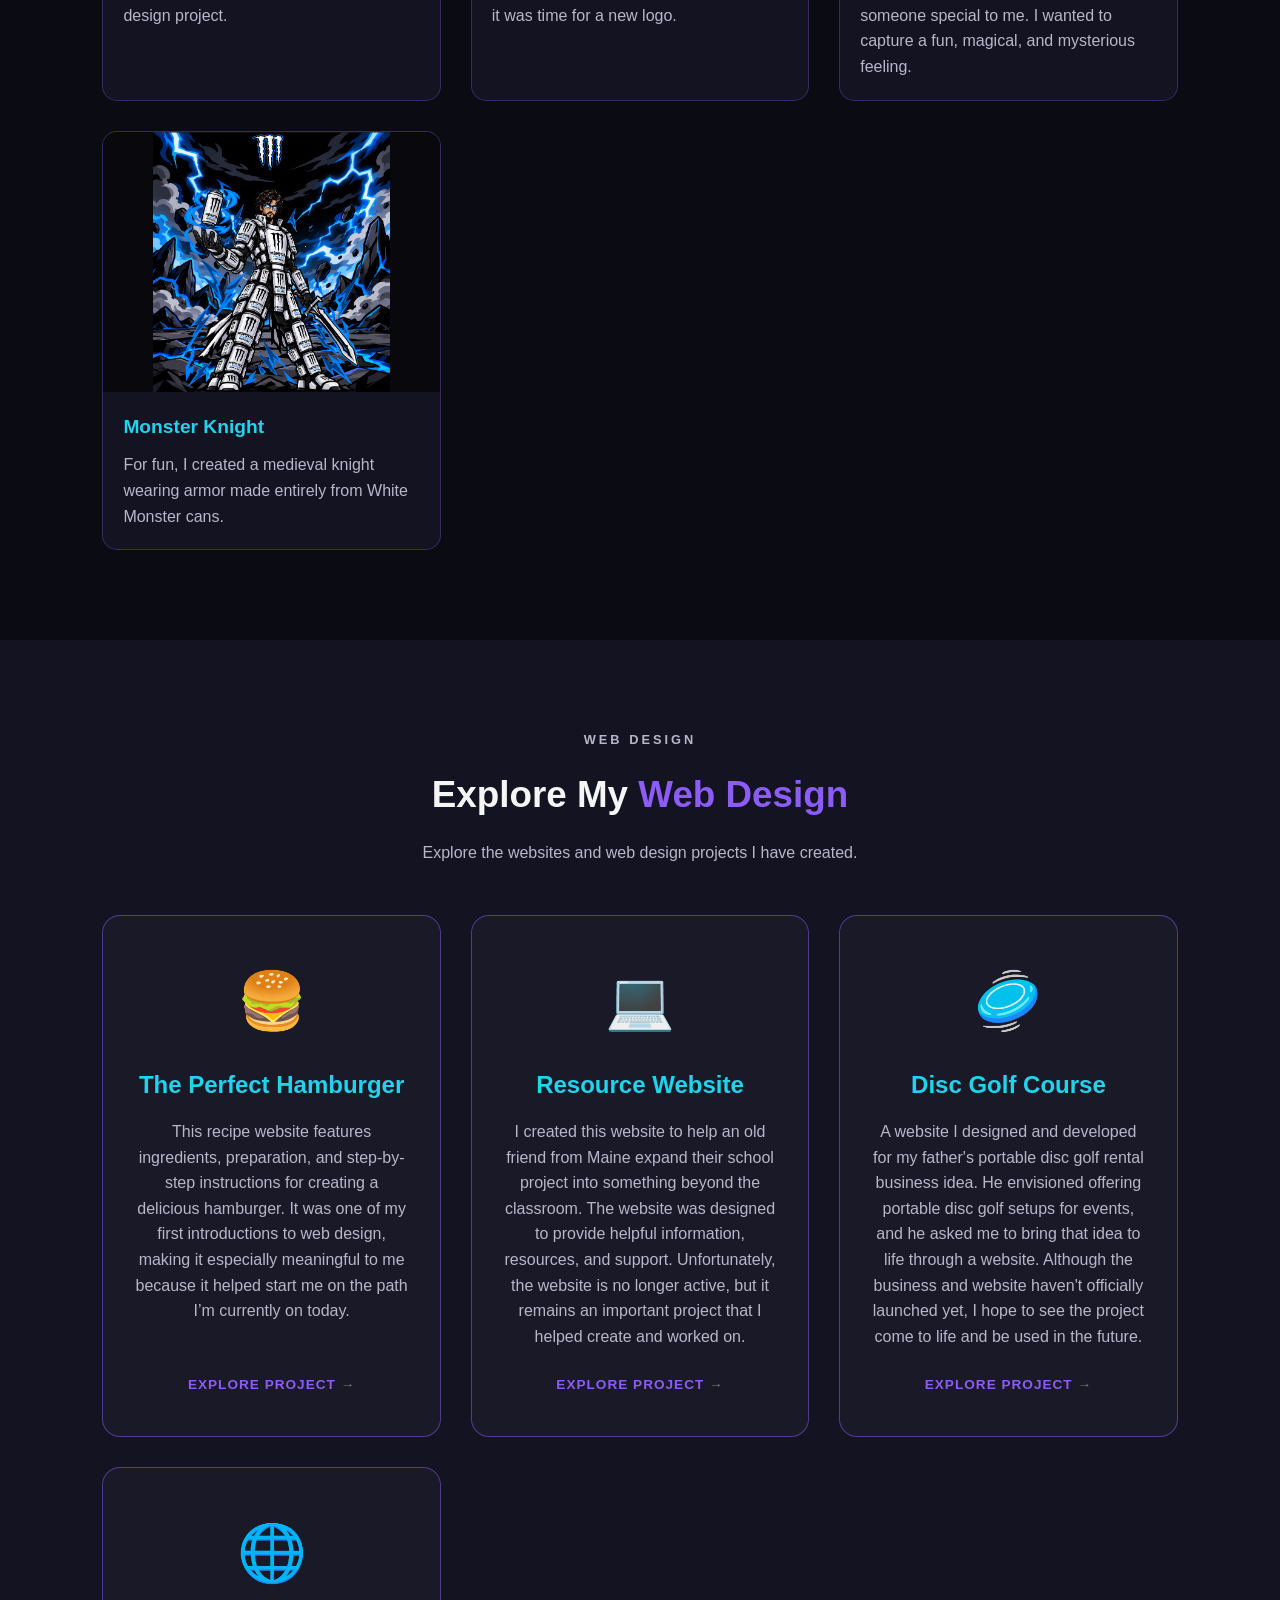
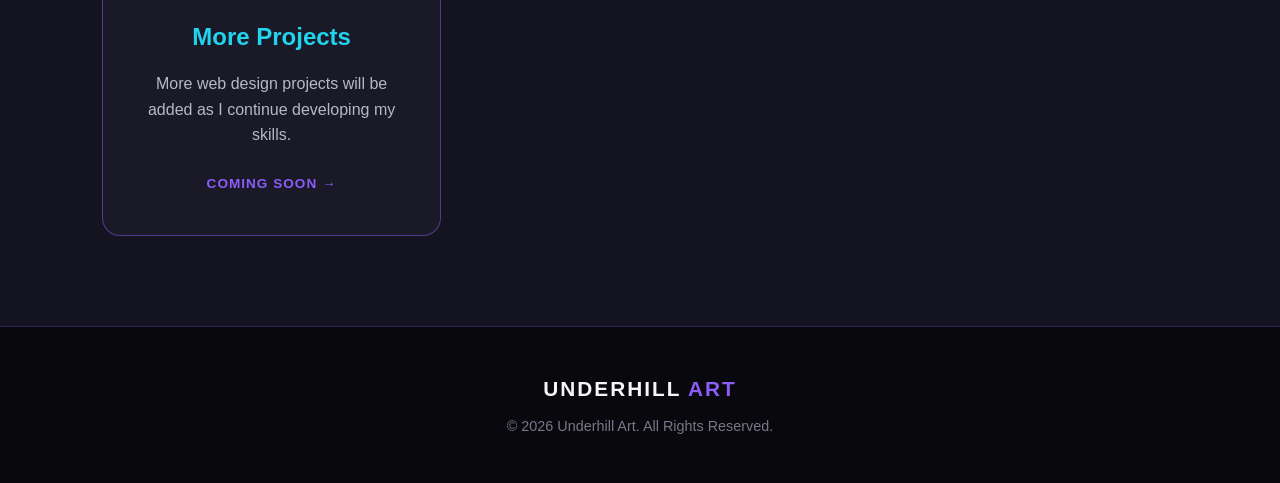
<file: portfolio.html>
<!DOCTYPE html>
<html lang="en">

<head>
    <meta charset="UTF-8">
    <meta name="viewport" content="width=device-width, initial-scale=1.0">

    <title>Zander Underhill | Portfolio</title>

    <link rel="icon" type="image/png" href="images/newl.png">
    <link rel="stylesheet" href="css/style.css">
</head>

<body>

    <!-- ==========================
         HEADER
    ========================== -->

    <header>

        <a href="index.html" class="site-name">
            UNDERHILL<span> ART</span>
        </a>

        <div class="logo">
            <a href="index.html">
                <img src="images/newl.png" alt="Zander Underhill Logo">
            </a>
        </div>

        <nav class="navigation">

            <a href="index.html">Home</a>

            <a href="aboutme.html">About Me</a>

            <a href="portfolio.html" class="active">Portfolio</a>

            <a href="Resume.html">Résumé</a>

            <a href="funfact.html">Fun Facts</a>

        </nav>

    </header>


    <!-- ==========================
         MAIN CONTENT
    ========================== -->

    <main>


        <!-- ==========================
             PORTFOLIO HERO
        ========================== -->

        <section class="portfolio-hero">

            <p class="portfolio-tag">
                CREATIVE WORK & DIGITAL ART
            </p>

            <h1>
                My <span>Portfolio</span>
            </h1>

            <p class="portfolio-description">
                A collection of my artwork, creative projects,
                digital designs, motion graphics, and web design work.
            </p>

        </section>


        <!-- ==========================
             MOTION DESIGN
        ========================== -->

        <section class="video-section">

            <div class="section-heading">

                <p class="section-tag">
                    MOTION DESIGN
                </p>

                <h2>
                    After Eff<span>ects Project</span>
                </h2>

                <p>
                    A motion graphics project created using
                    Adobe After Effects.
                </p>

            </div>


            <div class="video-card">

                <video class="portfolio-video"
                       controls
                       preload="metadata"
                       playsinline>

                    <source src="The Summoning.mp4"
                            type="video/mp4">

                    Your browser does not support HTML5 video.

                </video>


                <div class="video-info">

                    <h3>The Summoning</h3>

                    <p>
                        **The Summoning** is the final version of a creative project that evolved across multiple Adobe programs. The project began as an original hand-drawn piece called **Pentagram Perspective**. I then recreated and expanded upon the artwork in Adobe Illustrator, transforming it into **Summoning Shadows**. Next, I brought the design into Adobe Photoshop to create a darker version titled **Summoning Shadows: Dark Version**. Finally, I used Adobe After Effects to bring everything together through motion and animation, creating the final piece, **The Summoning**.
                    </p>

                </div>

            </div>

        </section>


        <!-- ==========================
             ARTWORK SECTION
        ========================== -->

        <section class="artwork-section">

            <div class="section-heading">

                <p class="section-tag">
                    DIGITAL CREATIONS
                </p>

                <h2>
                    My <span>Artwork</span>
                </h2>

                <p>
                    Hover over the artwork to take a closer look.
                </p>

            </div>


            <!-- ARTWORK GRID -->

            <div class="grid-container">


                <!-- RAVEN -->

                <article class="grid-card">

                    <div class="image-container">
                        <img src="images/Raven.jpg"
                             alt="Raven artwork">
                    </div>

                    <h3>Raven</h3>

                    <p>
                        Sketched one afternoon in my living room
                        with Teen Titans playing softly in the background.
                    </p>

                </article>


                <!-- PENTAGRAM -->

                <article class="grid-card">

                    <div class="image-container">
                        <img src="images/underhillDH28.jpg"
                             alt="Pentagram perspective artwork">
                    </div>

                    <h3>Pentagram Perspective</h3>

                    <p>
                        For a project in Computer Animation and
                        Web Design, we were tasked with creating
                        a one-point perspective scene.
                    </p>

                </article>


                <!-- GAMING SHELF -->

                <article class="grid-card">

                    <div class="image-container">
                        <img src="images/pac-man-gamingshelf.jpg"
                             alt="Pac-Man gaming shelf">
                    </div>

                    <h3>Gaming Shelf</h3>

                    <p>
                        While redecorating my room, I painted
                        Pac-Man on my gaming shelf to make it stand out.
                    </p>

                </article>


                <!-- MONSTER -->

                <article class="grid-card">

                    <div class="image-container">
                        <img src="images/monster.jpg"
                             alt="Monster artwork">
                    </div>

                    <h3>Monster</h3>

                    <p>
                        As part of a 20-minute speed design challenge,
                        we were tasked with drawing a monster.
                    </p>

                </article>


                <!-- LOGO CONCEPT -->

                <article class="grid-card">

                    <div class="image-container">
                        <img src="images/logoidea1.jpg"
                             alt="First personal logo concept">
                    </div>

                    <h3>My Logo: Concept One</h3>

                    <p>
                        My first personal logo concept created
                        during CAWD.
                    </p>

                </article>


                <!-- FINAL LOGO -->

                <article class="grid-card">

                    <div class="image-container">
                        <img src="images/mylogo.png"
                             alt="Personal logo">
                    </div>

                    <h3>My Logo: Final Design</h3>

                    <p>
                        My final personal logo design.
                    </p>

                </article>


                <!-- HOODIE FRONT -->

                <article class="grid-card">

                    <div class="image-container">
                        <img src="images/CawdHoodie1.png"
                             alt="CAWD hoodie front design">
                    </div>

                    <h3>CAWD Hoodie: Front</h3>

                    <p>
                        A sweatshirt design created during CAWD 2.
                    </p>

                </article>


                <!-- HOODIE BACK -->

                <article class="grid-card">

                    <div class="image-container">
                        <img src="images/CawdHoodie2.png"
                             alt="CAWD hoodie back design">
                    </div>

                    <h3>CAWD Hoodie: Back</h3>

                    <p>
                        The back design for my CAWD 2 sweatshirt project.
                    </p>

                </article>


                <!-- SUMMONING SHADOWS -->

                <article class="grid-card">

                    <div class="image-container">
                        <img src="images/artpart1.png"
                             alt="Summoning Shadows artwork">
                    </div>

                    <h3>Summoning Shadows</h3>

                    <p>
                        A haunted room with a pentagram ritual,
                        flickering candles, and dark magic.
                    </p>

                </article>


                <!-- DARK VERSION -->

                <article class="grid-card">

                    <div class="image-container">
                        <img src="images/artpart2.png"
                             alt="Summoning Shadows dark version">
                    </div>

                    <h3>Summoning Shadows: Dark Version</h3>

                    <p>
                        A darker version of the scene with more
                        dramatic lighting and atmosphere.
                    </p>

                </article>


                <!-- CHARCOAL -->

                <article class="grid-card">

                    <div class="image-container">
                        <img src="images/chairdrawing.jpg"
                             alt="Charcoal still life drawing">
                    </div>

                    <h3>Charcoal Still Life</h3>

                    <p>
                        A study of light, shadow, and form.
                    </p>

                </article>


                <!-- CHARCOAL TWO -->

                <article class="grid-card">

                    <div class="image-container">
                        <img src="images/chairdrawing2.jpg"
                             alt="Charcoal still life drawing">
                    </div>

                    <h3>Charcoal Still Life: Version Two</h3>

                    <p>
                        Another study exploring light, shadow,
                        texture, and form.
                    </p>

                </article>


                <!-- TREE -->

                <article class="grid-card">

                    <div class="image-container">
                        <img src="images/treecutting.png"
                             alt="Tree cutting artwork">
                    </div>

                    <h3>Tree Picking</h3>

                    <p>
                        An illustration of a person choosing
                        and cutting down a tree.
                    </p>

                </article>


                <!-- PEONY -->

                <article class="grid-card">

                    <div class="image-container">
                        <img src="images/chinesepeony.png"
                             alt="Peony flower drawing">
                    </div>

                    <h3>Petal Daydreams</h3>

                    <p>
                        A charming drawing of a bouquet of peonies.
                    </p>

                </article>


                <!-- SKYSHROOM -->

                <article class="grid-card">

                    <div class="image-container">
                        <img src="images/skyshroom.png"
                             alt="Skyshroom artwork">
                    </div>

                    <h3>Skyshroom</h3>

                    <p>
                        A unique drawing inspired by a suggestion
                        from my friend.
                    </p>

                </article>


                <!-- ANXIETY -->

                <article class="grid-card">

                    <div class="image-container">
                        <img src="images/alexanderUnderhillAnxiety-1.png"
                             alt="Anxiety abstract artwork">
                    </div>

                    <h3>Anxiety</h3>

                    <p>
                        An abstract piece using shapes and line art
                        to represent my vision of anxiety.
                    </p>

                </article>


                <!-- TYPESET POEM -->

                <article class="grid-card">

                    <div class="image-container">
                        <img src="images/AlexanderTypeset Poem.png"
                             alt="Typeset Invictus poem">
                    </div>

                    <h3>Typeset Poem</h3>

                    <p>
                        A typography project based on the poem
                        <em>Invictus</em>.
                    </p>

                </article>


                <!-- DUFF BEER -->

                <article class="grid-card">

                    <div class="image-container">
                        <img src="images/underhhilduffbeer (1).png"
                             alt="Duff Beer logo redesign">
                    </div>

                    <h3>Duff Beer Redesign</h3>

                    <p>
                        A redesign of the logo for a fictional company.
                    </p>

                </article>


                <!-- GIG POSTER -->

                <article class="grid-card">

                    <div class="image-container">
                        <img src="images/underhill (4).png"
                             alt="Music gig poster">
                    </div>

                    <h3>Gig Poster</h3>

                    <p>
                        A fictional gig poster created for
                        a college design project.
                    </p>

                </article>


                <!-- NEW LOGO -->

                <article class="grid-card logo-art">

                    <div class="image-container">
                        <img src="images/newl.png"
                             alt="New Zander Underhill logo">
                    </div>

                    <h3>New Logo</h3>

                    <p>
                        While redesigning my website, I decided
                        it was time for a new logo.
                    </p>

                </article>


                <!-- MYSTIC MISCHIEF -->

                <article class="grid-card">

                    <div class="image-container">
                        <img src="images/raccoonandcat.png"
                             alt="Mystic Mischief artwork">
                    </div>

                    <h3>Mystic Mischief</h3>

                    <p>
                        I created this piece with inspiration
                        from someone special to me. I wanted to
                        capture a fun, magical, and mysterious feeling.
                    </p>

                </article>


                <!-- MONSTER KNIGHT -->

                <article class="grid-card">

                    <div class="image-container">
                        <img src="images/monsterbattle.png"
                             alt="Monster Knight artwork">
                    </div>

                    <h3>Monster Knight</h3>

                    <p>
                        For fun, I created a medieval knight
                        wearing armor made entirely from White Monster cans.
                    </p>

                </article>

            </div>

        </section>


        <!-- ==========================
             WEB DESIGN SECTION
        ========================== -->

        <section class="web-design-section">

            <div class="section-heading">

                <p class="section-tag">
                    WEB DESIGN
                </p>

                <h2>
                    Explore My <span>Web Design</span>
                </h2>

                <p>
                    Explore the websites and web design projects
                    I have created.
                </p>

            </div>


            <!-- WEB DESIGN PROJECT CARDS -->

            <div class="web-project-container">


                <!-- HAMBURGER RECIPE WEBSITE -->

                <a href="hamburger/humburger.html"
                   class="web-project-card">

                    <div class="web-project-icon">
                        🍔
                    </div>

                    <h3>
                        The Perfect Hamburger
                    </h3>

                    <p>
                        This recipe website features ingredients, preparation, and step-by-step instructions for creating a delicious hamburger. It was one of my first introductions to web design, making it especially meaningful to me because it helped start me on the path I’m currently on today.
                    </p>

                    <span>
                        EXPLORE PROJECT →
                    </span>

                </a>


                <!-- RESOURCE WEBSITE -->

                <a href="kayliewebsite/index.html"
                   class="web-project-card">

                    <div class="web-project-icon">
                        💻
                    </div>

                    <h3>
                        Resource Website
                    </h3>

                    <p>
                        I created this website to help an old friend from Maine expand their school project into something beyond the classroom. The website was designed to provide helpful information, resources, and support. Unfortunately, the website is no longer active, but it remains an important project that I helped create and worked on.
                    </p>

                    <span>
                        EXPLORE PROJECT →
                    </span>

                </a>
 <!-- DISC GOLF PROJECT -->

                <a href="discgolfweb/index.html"
                   class="web-project-card">

                    <div class="web-project-icon">
                        🥏
                    </div>

                    <h3>
                        Disc Golf Course
                    </h3>

                    <p>
                        A website I designed and developed for my father's portable disc golf rental business idea. He envisioned offering portable disc golf setups for events, and he asked me to bring that idea to life through a website. Although the business and website haven't officially launched yet, I hope to see the project come to life and be used in the future.
                    </p>

                    <span>
                        EXPLORE PROJECT →
                    </span>

                </a>



                <!-- FUTURE PROJECT -->

                <a href="#"
                   class="web-project-card">

                    <div class="web-project-icon">
                        🌐
                    </div>

                    <h3>
                        More Projects
                    </h3>

                    <p>
                        More web design projects will be added
                        as I continue developing my skills.
                    </p>

                    <span>
                        COMING SOON →
                    </span>

                </a>

            </div>

        </section>

    </main>


    <!-- ==========================
         FOOTER
    ========================== -->

    <footer>

        <h3>
            UNDERHILL<span> ART</span>
        </h3>

        <p>
            © 2026 Underhill Art. All Rights Reserved.
        </p>

    </footer>

</body>

</html>
</file>
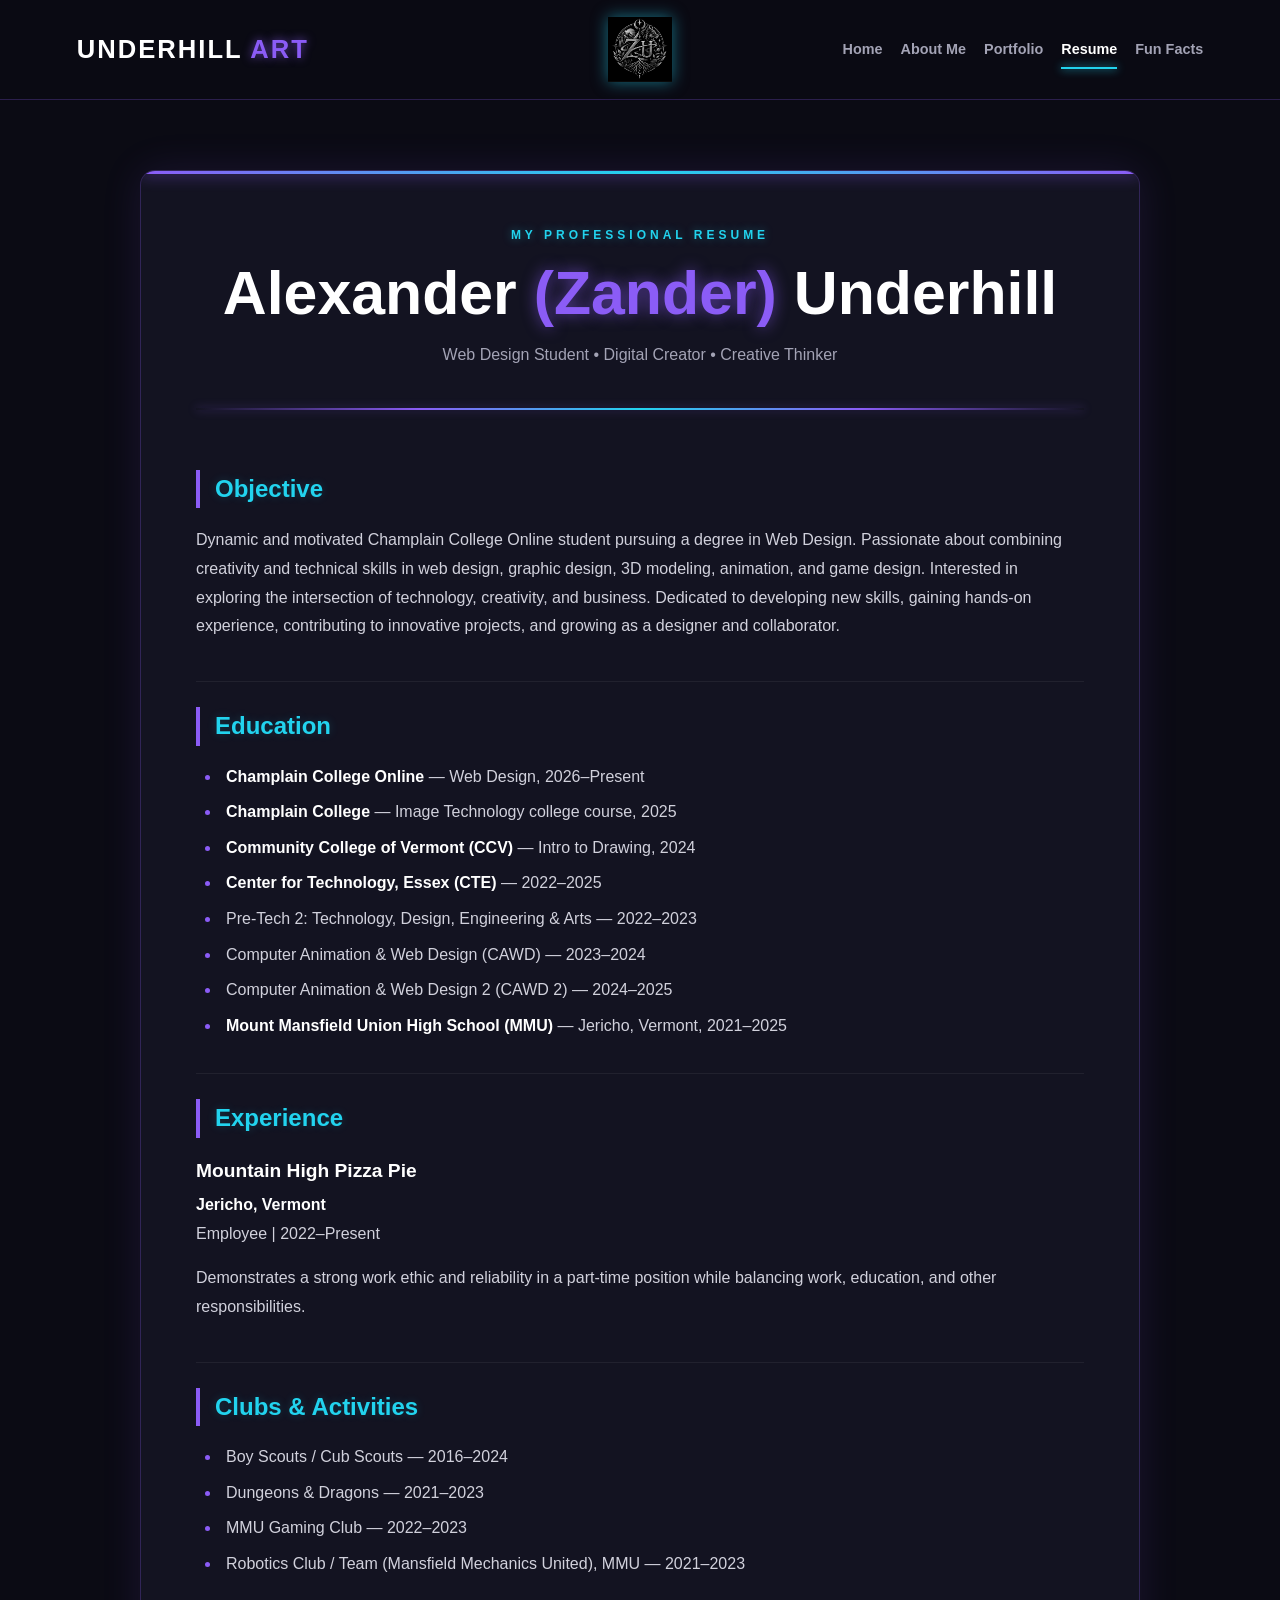
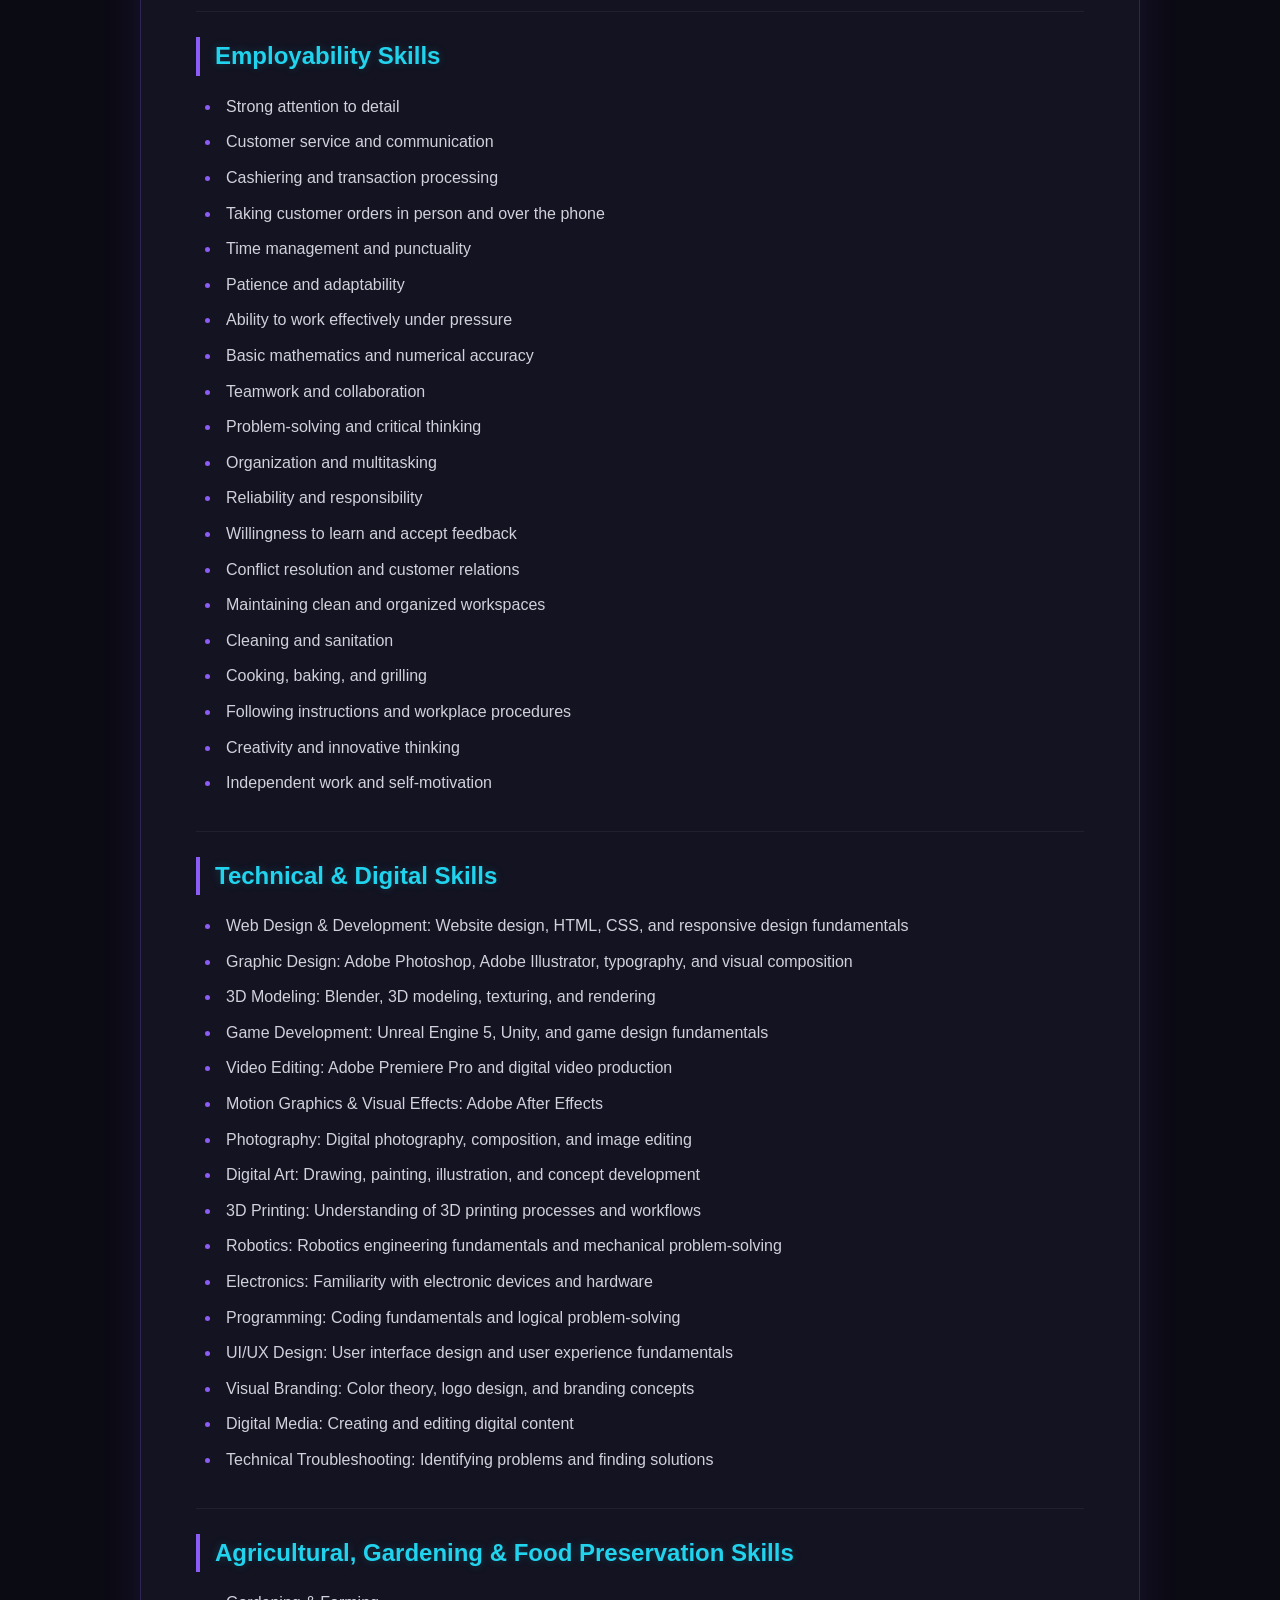
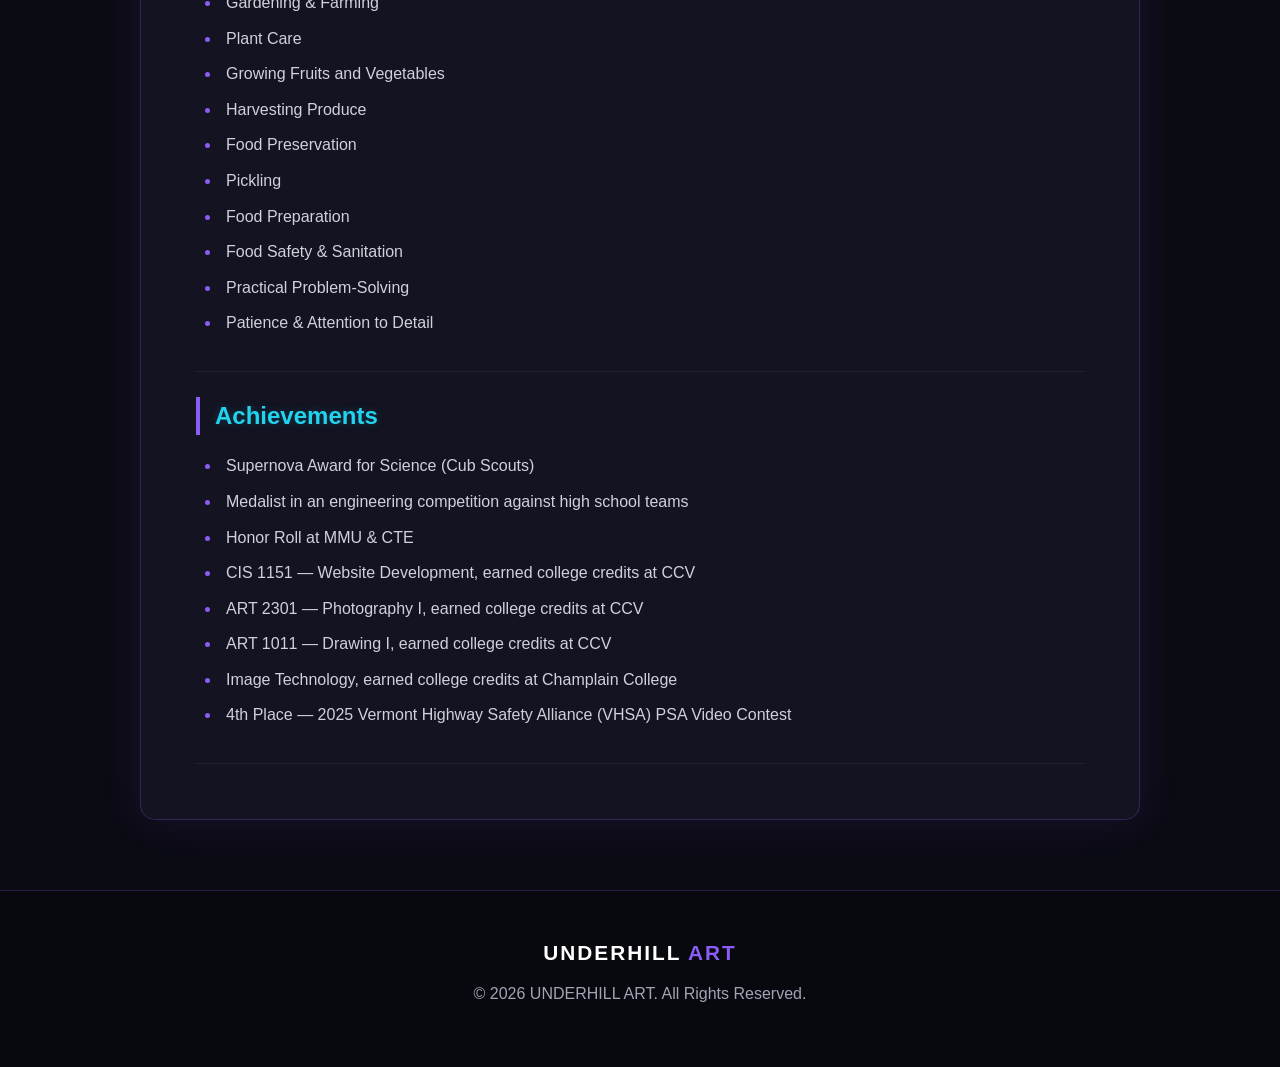
<file: Resume.html>
<!DOCTYPE html>
<html lang="en">

<head>
    <meta charset="UTF-8">
    <meta name="viewport" content="width=device-width, initial-scale=1.0">

    <title>Underhill art | Resume</title>

    <link rel="icon" type="image/png" href="images/newl.png">
    <link rel="stylesheet" href="css/resume.css">
</head>

<body>

    <!-- ==========================
         HEADER
    =========================== -->

    <header>

        <!-- WEBSITE NAME -->
        <a href="index.html" class="site-name">
            UNDERHILL <span>ART</span>
        </a>


        <!-- CENTER LOGO -->
        <div class="logo">
            <a href="index.html">
                <img src="images/newl.png"
                     alt="Zander Underhill Logo">
            </a>
        </div>


        <!-- NAVIGATION -->
        <nav class="navigation">

            <a href="index.html">Home</a>

            <a href="aboutme.html">About Me</a>

            <a href="portfolio.html">Portfolio</a>

            <a href="Resume.html" class="active">Resume</a>

            <a href="funfact.html">Fun Facts</a>

        </nav>

    </header>


    <!-- ==========================
         MAIN RESUME CONTENT
    =========================== -->

    <main>

        <!-- RESUME TITLE -->

        <section class="resume-title">

            <p class="resume-tag">
                MY PROFESSIONAL RESUME
            </p>

            <h1>
                Alexander <span>(Zander)</span> Underhill
            </h1>

            <p class="resume-subtitle">
                Web Design Student • Digital Creator • Creative Thinker
            </p>

        </section>


        <hr>


        <!-- OBJECTIVE -->

        <section class="resume-section">

            <h2>Objective</h2>

            <p>
                Dynamic and motivated Champlain College Online student pursuing
                a degree in Web Design. Passionate about combining creativity
                and technical skills in web design, graphic design, 3D modeling,
                animation, and game design. Interested in exploring the
                intersection of technology, creativity, and business. Dedicated
                to developing new skills, gaining hands-on experience,
                contributing to innovative projects, and growing as a designer
                and collaborator.
            </p>

        </section>


        <!-- EDUCATION -->

        <section class="resume-section">

            <h2>Education</h2>

            <ul>

                <li>
                    <strong>Champlain College Online</strong> —
                    Web Design, 2026–Present
                </li>

                <li>
                    <strong>Champlain College</strong> —
                    Image Technology college course, 2025
                </li>

                <li>
                    <strong>Community College of Vermont (CCV)</strong> —
                    Intro to Drawing, 2024
                </li>

                <li>
                    <strong>Center for Technology, Essex (CTE)</strong> —
                    2022–2025
                </li>

                <li>
                    Pre-Tech 2: Technology, Design, Engineering & Arts —
                    2022–2023
                </li>

                <li>
                    Computer Animation & Web Design (CAWD) —
                    2023–2024
                </li>

                <li>
                    Computer Animation & Web Design 2 (CAWD 2) —
                    2024–2025
                </li>

                <li>
                    <strong>Mount Mansfield Union High School (MMU)</strong> —
                    Jericho, Vermont, 2021–2025
                </li>

            </ul>

        </section>


        <!-- EXPERIENCE -->

        <section class="resume-section">

            <h2>Experience</h2>

            <h3>Mountain High Pizza Pie</h3>

            <p>
                <strong>Jericho, Vermont</strong><br>
                Employee | 2022–Present
            </p>

            <p>
                Demonstrates a strong work ethic and reliability in a
                part-time position while balancing work, education,
                and other responsibilities.
            </p>

        </section>


        <!-- CLUBS -->

        <section class="resume-section">

            <h2>Clubs & Activities</h2>

            <ul>

                <li>Boy Scouts / Cub Scouts — 2016–2024</li>

                <li>Dungeons & Dragons — 2021–2023</li>

                <li>MMU Gaming Club — 2022–2023</li>

                <li>
                    Robotics Club / Team
                    (Mansfield Mechanics United), MMU — 2021–2023
                </li>

            </ul>

        </section>


        <!-- EMPLOYABILITY SKILLS -->

        <section class="resume-section">

            <h2>Employability Skills</h2>

            <ul>

                <li>Strong attention to detail</li>
                <li>Customer service and communication</li>
                <li>Cashiering and transaction processing</li>
                <li>Taking customer orders in person and over the phone</li>
                <li>Time management and punctuality</li>
                <li>Patience and adaptability</li>
                <li>Ability to work effectively under pressure</li>
                <li>Basic mathematics and numerical accuracy</li>
                <li>Teamwork and collaboration</li>
                <li>Problem-solving and critical thinking</li>
                <li>Organization and multitasking</li>
                <li>Reliability and responsibility</li>
                <li>Willingness to learn and accept feedback</li>
                <li>Conflict resolution and customer relations</li>
                <li>Maintaining clean and organized workspaces</li>
                <li>Cleaning and sanitation</li>
                <li>Cooking, baking, and grilling</li>
                <li>Following instructions and workplace procedures</li>
                <li>Creativity and innovative thinking</li>
                <li>Independent work and self-motivation</li>

            </ul>

        </section>


        <!-- TECHNICAL SKILLS -->

        <section class="resume-section">

            <h2>Technical & Digital Skills</h2>

            <ul>

                <li>
                    Web Design & Development: Website design, HTML,
                    CSS, and responsive design fundamentals
                </li>

                <li>
                    Graphic Design: Adobe Photoshop, Adobe Illustrator,
                    typography, and visual composition
                </li>

                <li>
                    3D Modeling: Blender, 3D modeling,
                    texturing, and rendering
                </li>

                <li>
                    Game Development: Unreal Engine 5,
                    Unity, and game design fundamentals
                </li>

                <li>
                    Video Editing: Adobe Premiere Pro
                    and digital video production
                </li>

                <li>
                    Motion Graphics & Visual Effects:
                    Adobe After Effects
                </li>

                <li>
                    Photography: Digital photography,
                    composition, and image editing
                </li>

                <li>
                    Digital Art: Drawing, painting,
                    illustration, and concept development
                </li>

                <li>
                    3D Printing: Understanding of 3D printing
                    processes and workflows
                </li>

                <li>
                    Robotics: Robotics engineering fundamentals
                    and mechanical problem-solving
                </li>

                <li>
                    Electronics: Familiarity with electronic
                    devices and hardware
                </li>

                <li>
                    Programming: Coding fundamentals and
                    logical problem-solving
                </li>

                <li>
                    UI/UX Design: User interface design and
                    user experience fundamentals
                </li>

                <li>
                    Visual Branding: Color theory,
                    logo design, and branding concepts
                </li>

                <li>
                    Digital Media: Creating and editing
                    digital content
                </li>

                <li>
                    Technical Troubleshooting:
                    Identifying problems and finding solutions
                </li>

            </ul>

        </section>


        <!-- GARDENING -->

        <section class="resume-section">

            <h2>Agricultural, Gardening & Food Preservation Skills</h2>

            <ul>

                <li>Gardening & Farming</li>
                <li>Plant Care</li>
                <li>Growing Fruits and Vegetables</li>
                <li>Harvesting Produce</li>
                <li>Food Preservation</li>
                <li>Pickling</li>
                <li>Food Preparation</li>
                <li>Food Safety & Sanitation</li>
                <li>Practical Problem-Solving</li>
                <li>Patience & Attention to Detail</li>

            </ul>

        </section>


        <!-- ACHIEVEMENTS -->

        <section class="resume-section">

            <h2>Achievements</h2>

            <ul>

                <li>
                    Supernova Award for Science (Cub Scouts)
                </li>

                <li>
                    Medalist in an engineering competition
                    against high school teams
                </li>

                <li>
                    Honor Roll at MMU & CTE
                </li>

                <li>
                    CIS 1151 — Website Development,
                    earned college credits at CCV
                </li>

                <li>
                    ART 2301 — Photography I,
                    earned college credits at CCV
                </li>

                <li>
                    ART 1011 — Drawing I,
                    earned college credits at CCV
                </li>

                <li>
                    Image Technology, earned college credits
                    at Champlain College
                </li>

                <li>
                    4th Place — 2025 Vermont Highway Safety Alliance
                    (VHSA) PSA Video Contest
                </li>

            </ul>

        </section>


      

    </main>


    <!-- ==========================
         FOOTER
    =========================== -->

    <footer>

        <h3>
            UNDERHILL <span>ART</span>
        </h3>

        <p>
            © 2026 UNDERHILL ART. All Rights Reserved.
        </p>

       
    </footer>


</body>

</html>
</file>
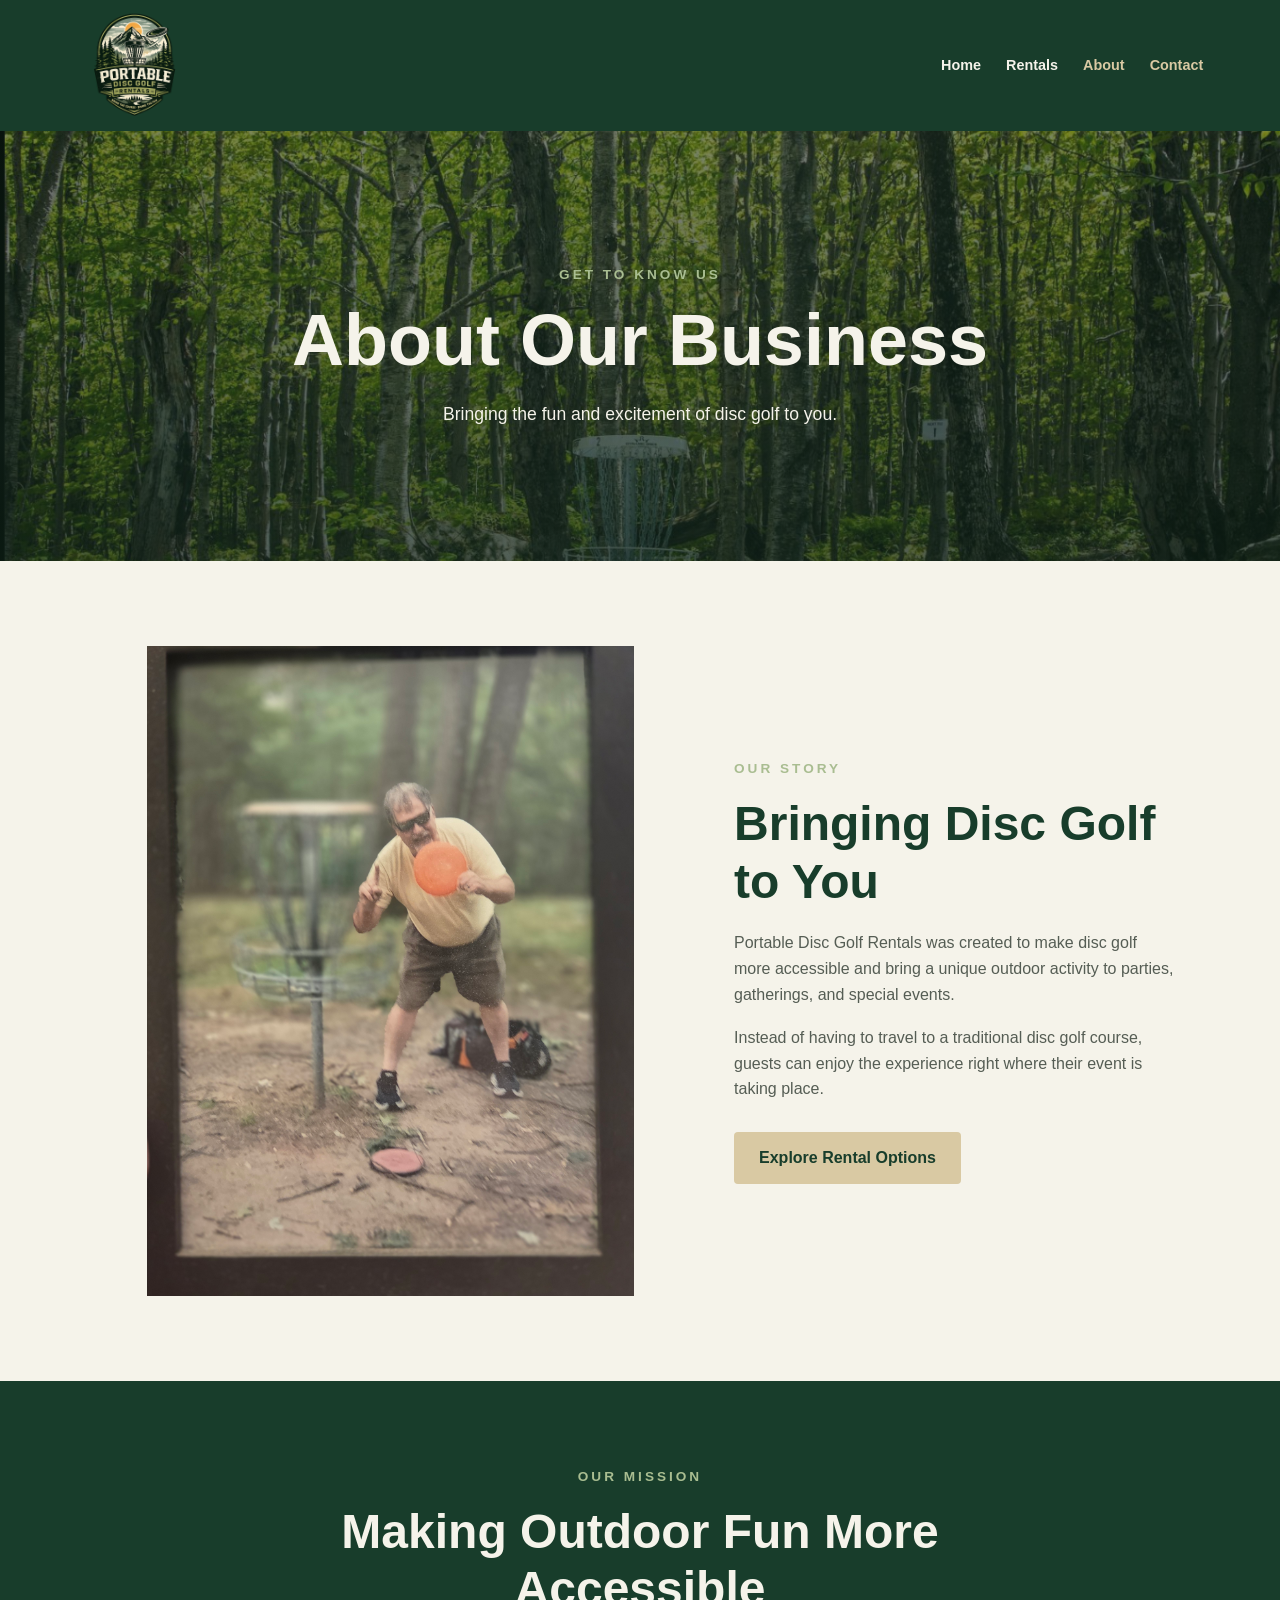
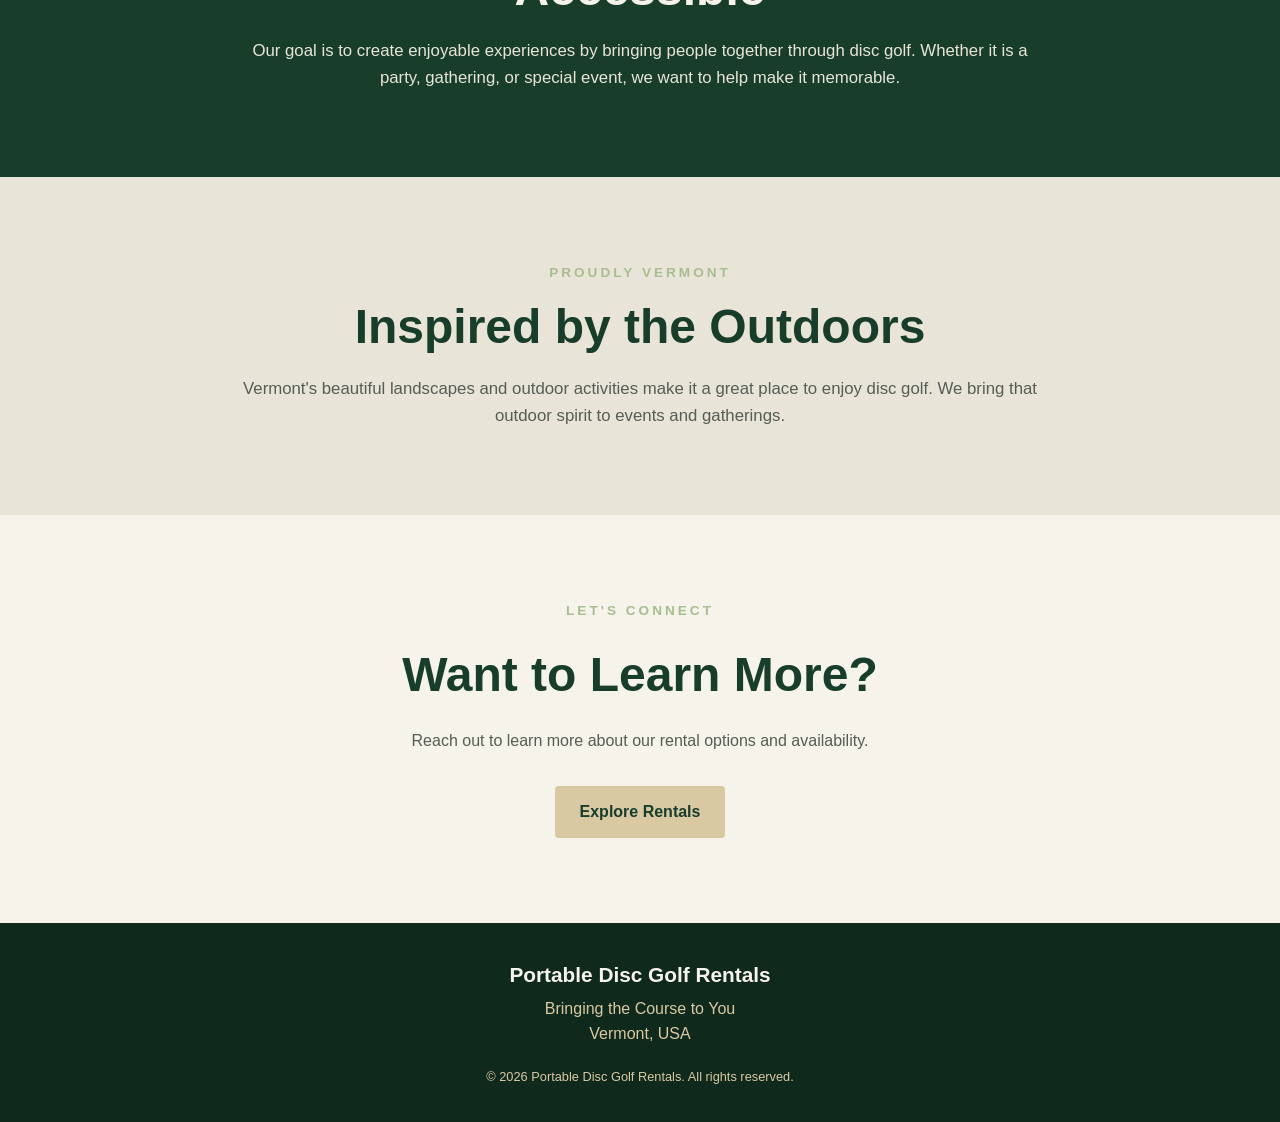
<file: discgolfweb/about.html>
<!DOCTYPE html>
<html lang="en">
<head>
    <meta charset="UTF-8">
    <meta name="viewport" content="width=device-width, initial-scale=1.0">

    <meta name="description" content="Learn more about Portable Disc Golf Rentals and our mission to bring disc golf to your events.">

    <title>About Us | Portable Disc Golf Rentals</title>

    <link rel="icon" type="image/png" href="images/logov2.png">
    <link rel="stylesheet" href="css/about.css">
</head>

<body>

    <!-- Navigation -->
    <header class="site-header">
        <a href="index.html" class="logo">
            <img src="images/logov2.png" alt="Portable Disc Golf Rentals logo">
        </a>

        <nav>
            <a href="index.html">Home</a>
            <a href="rentals.html">Rentals</a>
            <a href="about.html" aria-current="page">About</a>
            <a href="contact.html" aria-current="page">Contact</a>
        </nav>
    </header>

    <main>

        <!-- Hero Section -->
        <section class="about-hero">
            <div class="hero-content">
                <p class="eyebrow">Get to Know Us</p>
                <h1>About Our Business</h1>
                <p>
                    Bringing the fun and excitement of disc golf to you.
                </p>
            </div>
        </section>

        <!-- Our Story -->
        <section class="about-container section-padding">

            <div class="about-photo">
                <img
                    src="images/photo.jpg"
                    alt="Portable Disc Golf Rentals">
            </div>

            <div class="about-text">
                <p class="eyebrow">Our Story</p>
                <h2>Bringing Disc Golf to You</h2>

                <p>
                    Portable Disc Golf Rentals was created to make
                    disc golf more accessible and bring a unique outdoor
                    activity to parties, gatherings, and special events.
                </p>

                <p>
                    Instead of having to travel to a traditional disc
                    golf course, guests can enjoy the experience right
                    where their event is taking place.
                </p>

                <a href="rentals.html" class="button">
                    Explore Rental Options
                </a>
            </div>

        </section>

        <!-- Mission -->
        <section class="mission section-padding">
            <div class="mission-content">
                <p class="eyebrow">Our Mission</p>
                <h2>Making Outdoor Fun More Accessible</h2>

                <p>
                    Our goal is to create enjoyable experiences by
                    bringing people together through disc golf.
                    Whether it is a party, gathering, or special event,
                    we want to help make it memorable.
                </p>
            </div>
        </section>

        <!-- Vermont -->
        <section class="vermont section-padding">
            <div class="vermont-content">
                <p class="eyebrow">Proudly Vermont</p>
                <h2>Inspired by the Outdoors</h2>

                <p>
                    Vermont's beautiful landscapes and outdoor
                    activities make it a great place to enjoy disc golf.
                    We bring that outdoor spirit to events and gatherings.
                </p>
            </div>
        </section>

        <!-- Contact -->
        <section class="about-contact section-padding" id="contact">
            <p class="eyebrow">Let's Connect</p>
            <h2>Want to Learn More?</h2>

            <p>
                Reach out to learn more about our rental options
                and availability.
            </p>

            <a href="rentals.html" class="button">
                Explore Rentals
            </a>
        </section>

    </main>

    <!-- Footer -->
    <footer class="site-footer">
        <h3>Portable Disc Golf Rentals</h3>
        <p>Bringing the Course to You</p>
        <p>Vermont, USA</p>

        <p class="copyright">
            &copy; 2026 Portable Disc Golf Rentals. All rights reserved.
        </p>
    </footer>

</body>
</html>
</file>
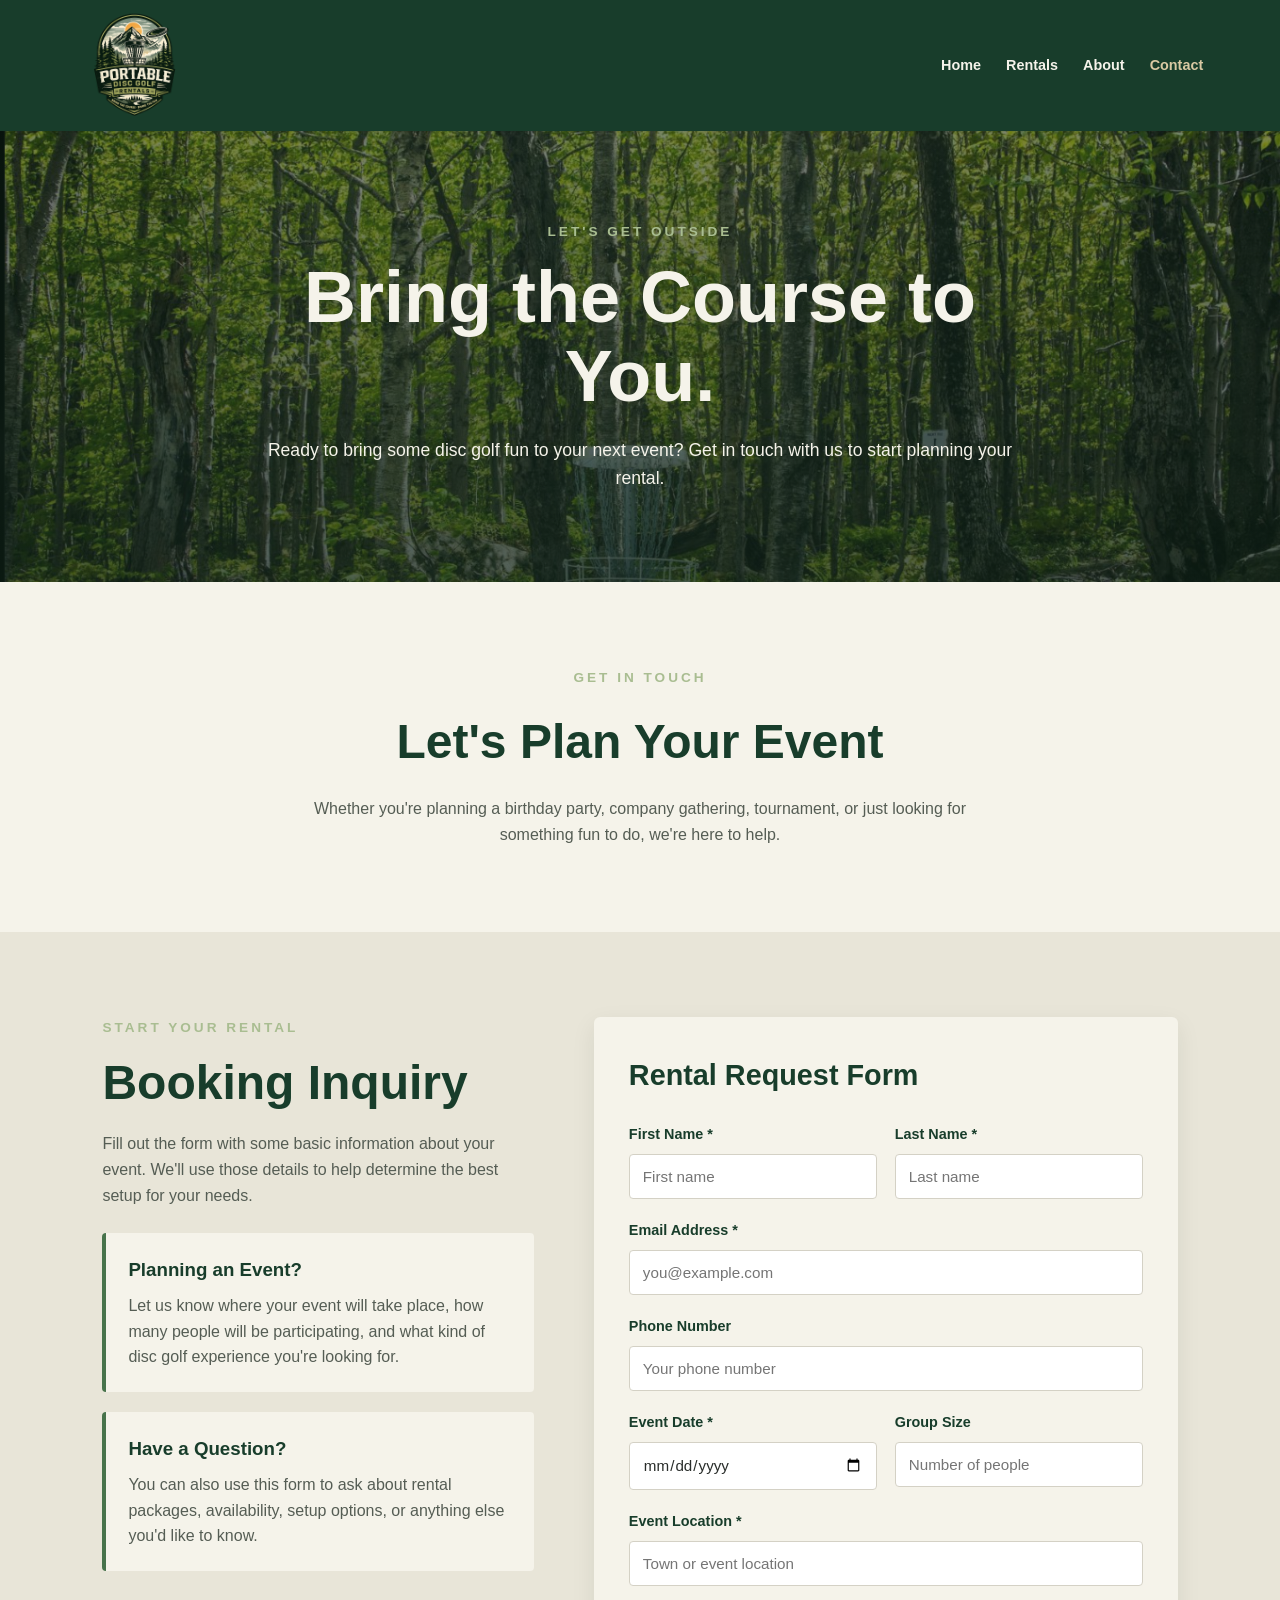
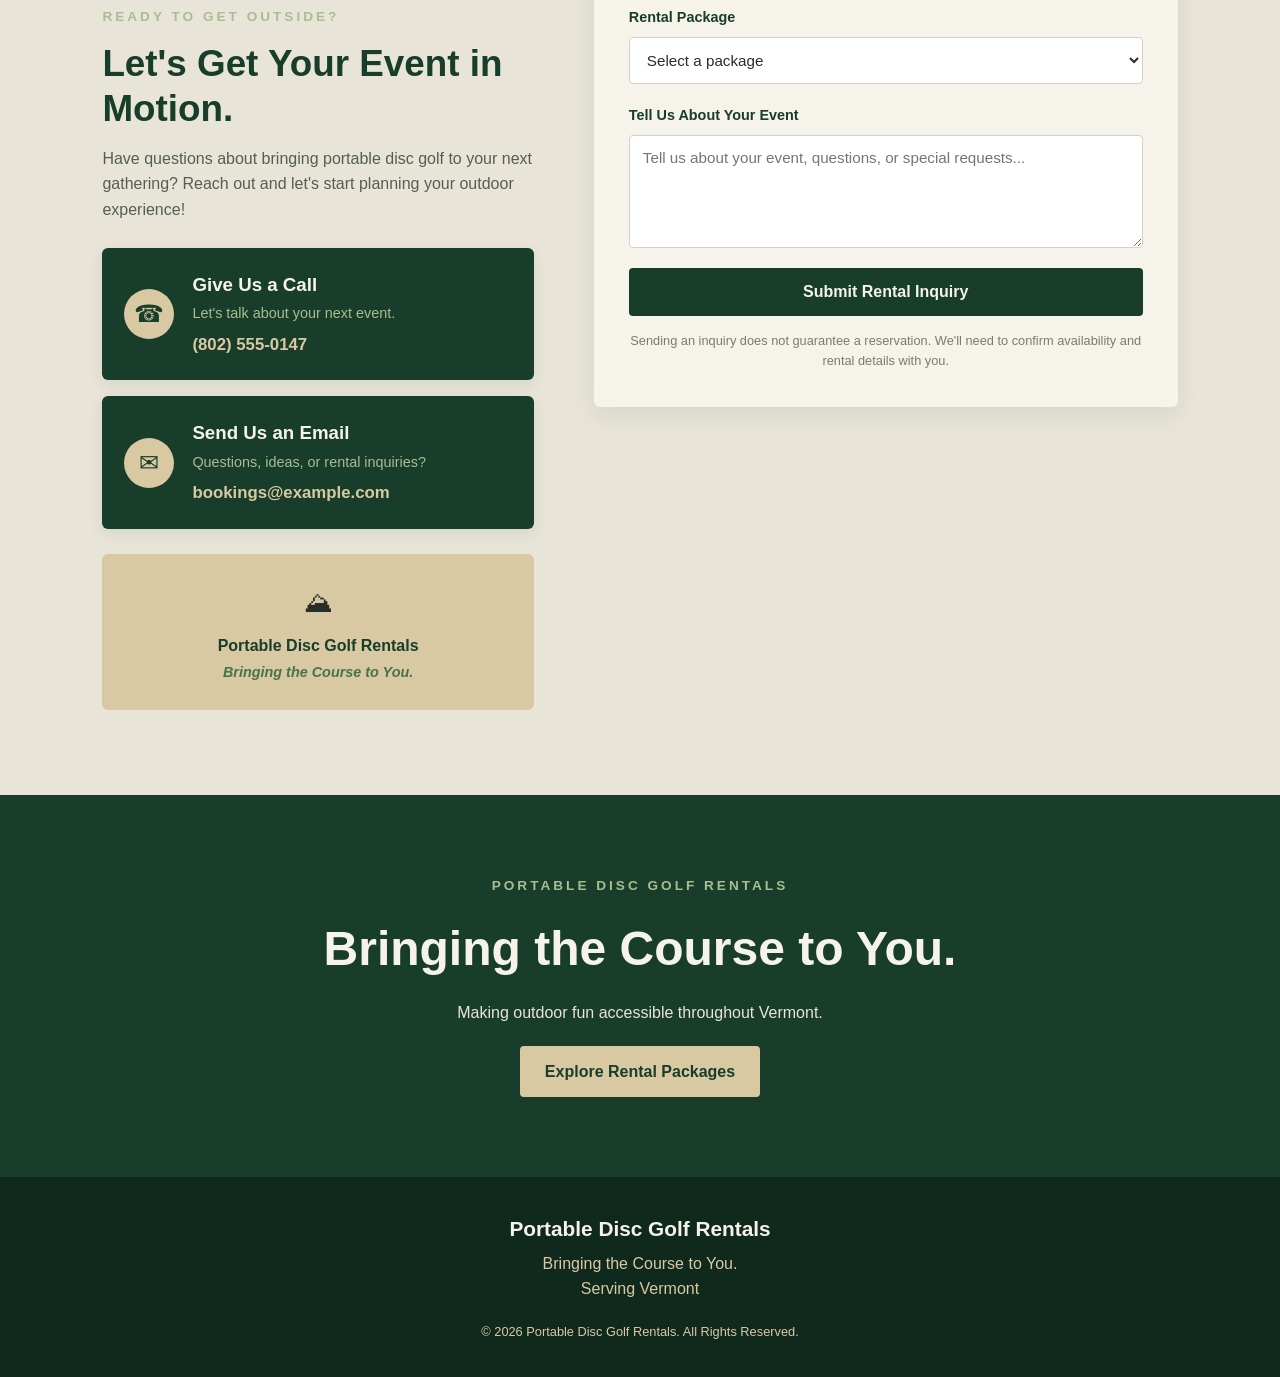
<file: discgolfweb/contact.html>
<!DOCTYPE html>
<html lang="en">

<head>
    <meta charset="UTF-8">
    <meta name="viewport" content="width=device-width, initial-scale=1.0">

    <title>Contact & Booking | Portable Disc Golf Rentals</title>

    <link rel="icon" type="image/png" href="images/logov2.png">
    <link rel="stylesheet" href="css/contact.css">
</head>

<body>

    <!-- Navigation -->
    <header class="site-header">

        <a href="index.html" class="logo">
            <img src="images/logov2.png" alt="Portable Disc Golf Rentals Logo">
        </a>

        <nav>
            <a href="index.html">Home</a>
            <a href="rentals.html">Rentals</a>
            <a href="about.html">About</a>
            <a href="contact.html" aria-current="page">Contact</a>
        </nav>

    </header>


    <!-- Hero Section -->
    <section class="contact-hero">

        <div class="hero-content">

            <p class="eyebrow">Let's Get Outside</p>

            <h1>Bring the Course to You.</h1>

            <p>
                Ready to bring some disc golf fun to your next event?
                Get in touch with us to start planning your rental.
            </p>

        </div>

    </section>


    <!-- Contact Introduction -->
    <section class="contact-intro section-padding">

        <p class="eyebrow">Get in Touch</p>

        <h2>Let's Plan Your Event</h2>

        <p>
            Whether you're planning a birthday party, company gathering,
            tournament, or just looking for something fun to do,
            we're here to help.
        </p>

    </section>


    <!-- Booking and Contact Section -->
    <section class="booking-section section-padding">

        <!-- Booking Information -->
        <div class="booking-info">

            <p class="eyebrow">Start Your Rental</p>

            <h2>Booking Inquiry</h2>

            <p>
                Fill out the form with some basic information about
                your event. We'll use those details to help determine
                the best setup for your needs.
            </p>


            <!-- Information Cards -->
            <div class="info-card">

                <h3>Planning an Event?</h3>

                <p>
                    Let us know where your event will take place,
                    how many people will be participating, and
                    what kind of disc golf experience you're looking for.
                </p>

            </div>


            <div class="info-card">

                <h3>Have a Question?</h3>

                <p>
                    You can also use this form to ask about rental
                    packages, availability, setup options, or anything
                    else you'd like to know.
                </p>

            </div>


            <!-- Brand-Themed Contact Details -->
            <div class="contact-details">

                <p class="eyebrow">Ready to Get Outside?</p>

                <h2>Let's Get Your Event in Motion.</h2>

                <p class="contact-description">
                    Have questions about bringing portable disc golf
                    to your next gathering? Reach out and let's start
                    planning your outdoor experience!
                </p>


                <!-- Phone -->
                <div class="contact-detail">

                    <div class="contact-icon">☎</div>

                    <div class="contact-content">

                        <h3>Give Us a Call</h3>

                        <p>Let's talk about your next event.</p>

                        <a href="tel:+18025550147">
                            (802) 555-0147
                        </a>

                    </div>

                </div>


                <!-- Email -->
                <div class="contact-detail">

                    <div class="contact-icon">✉</div>

                    <div class="contact-content">

                        <h3>Send Us an Email</h3>

                        <p>Questions, ideas, or rental inquiries?</p>

                        <a href="mailto:bookings@example.com?subject=Portable%20Disc%20Golf%20Rental%20Inquiry">
                            bookings@example.com
                        </a>

                    </div>

                </div>


                <!-- Brand Tagline -->
                <div class="contact-tagline">

                    <span>⛰</span>

                    <p>Portable Disc Golf Rentals</p>

                    <strong>Bringing the Course to You.</strong>

                </div>

            </div>

        </div>


        <!-- Booking Form -->
        <div class="booking-form-container">

            <form class="booking-form">

                <h2>Rental Request Form</h2>


                <!-- Name -->
                <div class="form-row">

                    <div class="form-group">

                        <label for="first-name">First Name *</label>

                        <input
                            type="text"
                            id="first-name"
                            name="first-name"
                            placeholder="First name"
                            required>

                    </div>


                    <div class="form-group">

                        <label for="last-name">Last Name *</label>

                        <input
                            type="text"
                            id="last-name"
                            name="last-name"
                            placeholder="Last name"
                            required>

                    </div>

                </div>


                <!-- Email -->
                <div class="form-group">

                    <label for="email">Email Address *</label>

                    <input
                        type="email"
                        id="email"
                        name="email"
                        placeholder="you@example.com"
                        required>

                </div>


                <!-- Phone -->
                <div class="form-group">

                    <label for="phone">Phone Number</label>

                    <input
                        type="tel"
                        id="phone"
                        name="phone"
                        placeholder="Your phone number">

                </div>


                <!-- Event Details -->
                <div class="form-row">

                    <div class="form-group">

                        <label for="event-date">Event Date *</label>

                        <input
                            type="date"
                            id="event-date"
                            name="event-date"
                            required>

                    </div>


                    <div class="form-group">

                        <label for="group-size">Group Size</label>

                        <input
                            type="number"
                            id="group-size"
                            name="group-size"
                            min="1"
                            placeholder="Number of people">

                    </div>

                </div>


                <!-- Location -->
                <div class="form-group">

                    <label for="location">Event Location *</label>

                    <input
                        type="text"
                        id="location"
                        name="location"
                        placeholder="Town or event location"
                        required>

                </div>


                <!-- Package -->
                <div class="form-group">

                    <label for="package">Rental Package</label>

                    <select id="package" name="package">

                        <option value="">Select a package</option>

                        <option value="Backyard Setup">
                            Backyard Setup
                        </option>

                        <option value="Full Course Setup">
                            Full Course Setup
                        </option>

                        <option value="Tournament Package">
                            Tournament Package
                        </option>

                        <option value="Not Sure Yet">
                            Not Sure Yet
                        </option>

                    </select>

                </div>


                <!-- Message -->
                <div class="form-group">

                    <label for="message">Tell Us About Your Event</label>

                    <textarea
                        id="message"
                        name="message"
                        rows="5"
                        placeholder="Tell us about your event, questions, or special requests..."></textarea>

                </div>


                <!-- Submit -->
                <button type="submit" class="submit-button">
                    Submit Rental Inquiry
                </button>


                <p class="form-note">
                    Sending an inquiry does not guarantee a reservation.
                    We'll need to confirm availability and rental details
                    with you.
                </p>

            </form>

        </div>

    </section>


    <!-- Bottom CTA -->
    <section class="contact-cta">

        <p class="eyebrow">Portable Disc Golf Rentals</p>

        <h2>Bringing the Course to You.</h2>

        <p>
            Making outdoor fun accessible throughout Vermont.
        </p>

        <a href="rentals.html" class="button">
            Explore Rental Packages
        </a>

    </section>


    <!-- Footer -->
    <footer class="site-footer">

        <h3>Portable Disc Golf Rentals</h3>

        <p>Bringing the Course to You.</p>

        <p>Serving Vermont</p>

        <p class="copyright">
            &copy; 2026 Portable Disc Golf Rentals. All Rights Reserved.
        </p>

    </footer>

</body>
</html>
</file>
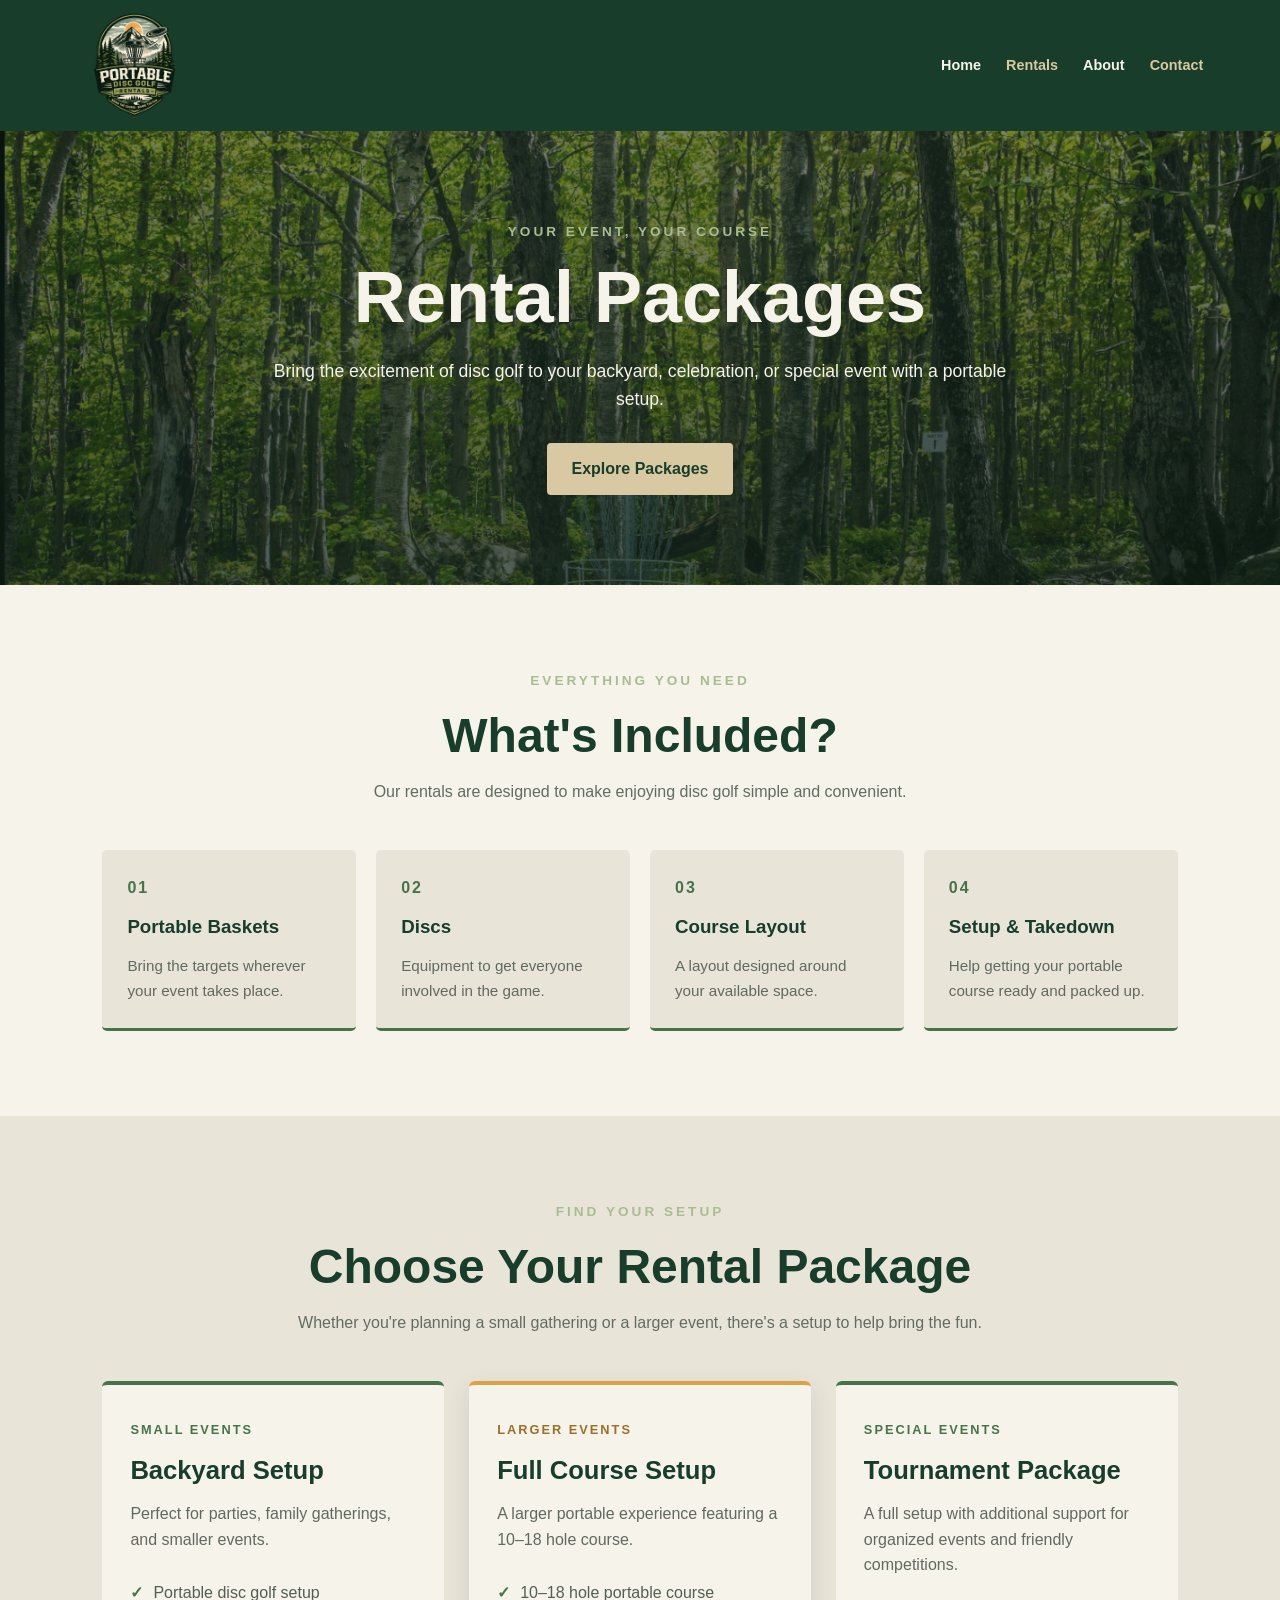
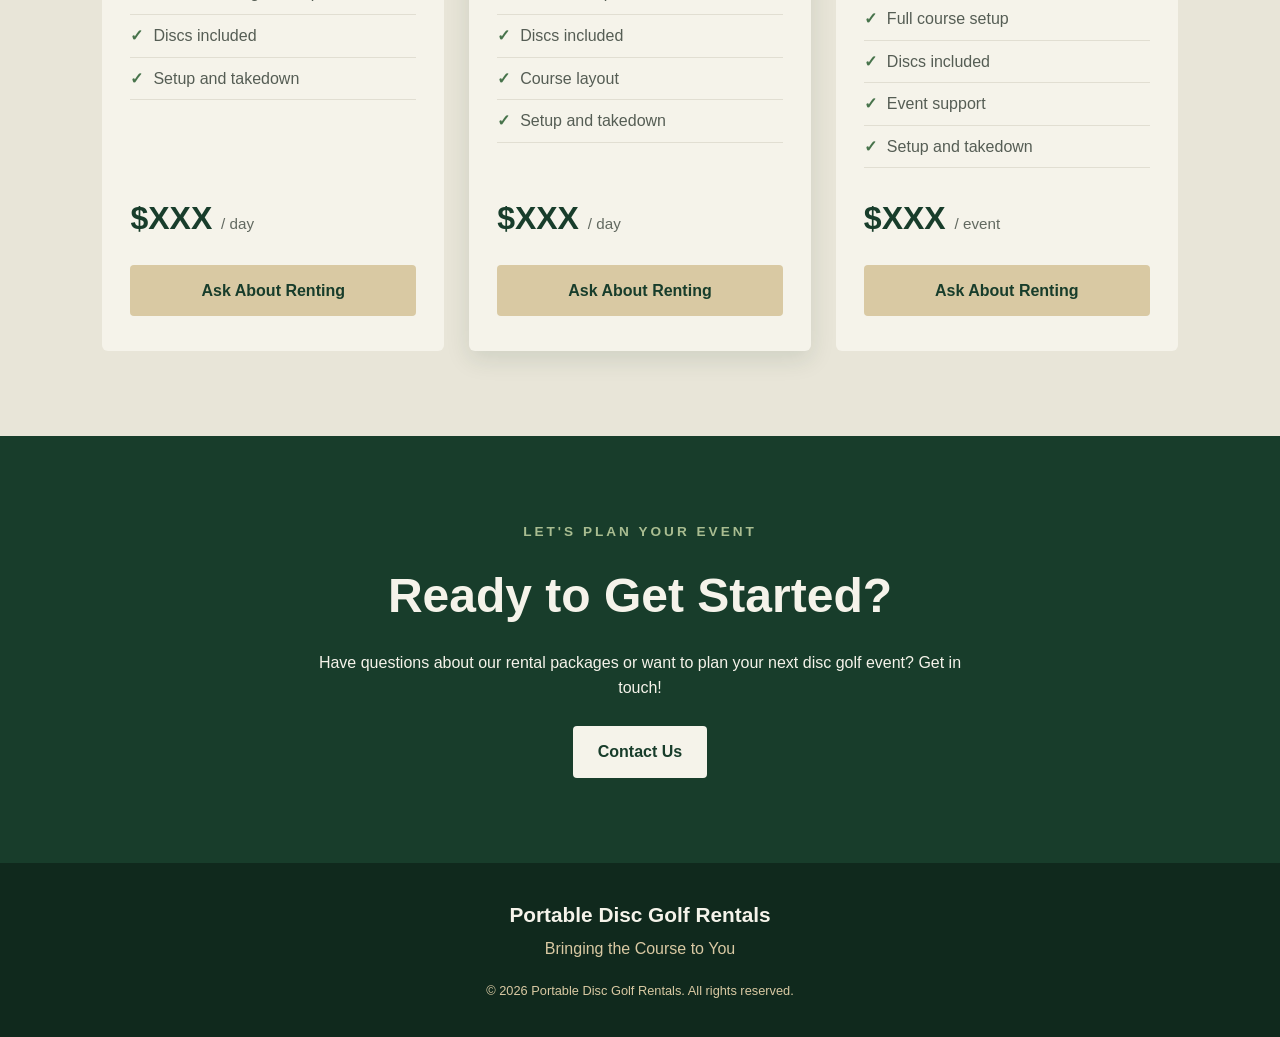
<file: discgolfweb/rentals.html>
<!DOCTYPE html>
<html lang="en">
<head>
    <meta charset="UTF-8">
    <meta name="viewport" content="width=device-width, initial-scale=1.0">

    <title>Rental Packages | Portable Disc Golf Rentals</title>

    <link rel="icon" type="image/png" href="images/logov2.png">
    <link rel="stylesheet" href="css/rentals.css">
</head>

<body class="rentals">

    <!-- Navigation -->
    <header class="site-header">
        <a href="index.html" class="logo">
            <img src="images/logov2.png" alt="Portable Disc Golf Rentals Logo">
        </a>

        <nav>
            <a href="index.html">Home</a>
            <a href="rentals.html" aria-current="page">Rentals</a>
            <a href="about.html">About</a>
            <a href="contact.html" aria-current="page">Contact</a>
        </nav>
    </header>

    <!-- Hero Section -->
    <section class="rental-hero">
        <div class="rental-hero-content">
            <p class="eyebrow">Your Event, Your Course</p>
            <h1>Rental Packages</h1>
            <p>
                Bring the excitement of disc golf to your backyard,
                celebration, or special event with a portable setup.
            </p>

            <a href="#packages" class="btn">Explore Packages</a>
        </div>
    </section>

    <!-- Included Section -->
    <section class="included section">
        <div class="section-heading">
            <p class="eyebrow">Everything You Need</p>
            <h2>What's Included?</h2>
            <p>
                Our rentals are designed to make enjoying disc golf
                simple and convenient.
            </p>
        </div>

        <div class="included-grid">

            <div class="included-item">
                <span>01</span>
                <h3>Portable Baskets</h3>
                <p>Bring the targets wherever your event takes place.</p>
            </div>

            <div class="included-item">
                <span>02</span>
                <h3>Discs</h3>
                <p>Equipment to get everyone involved in the game.</p>
            </div>

            <div class="included-item">
                <span>03</span>
                <h3>Course Layout</h3>
                <p>A layout designed around your available space.</p>
            </div>

            <div class="included-item">
                <span>04</span>
                <h3>Setup & Takedown</h3>
                <p>Help getting your portable course ready and packed up.</p>
            </div>

        </div>
    </section>

    <!-- Rental Packages -->
    <section class="packages section" id="packages">
        <div class="section-heading">
            <p class="eyebrow">Find Your Setup</p>
            <h2>Choose Your Rental Package</h2>
            <p>
                Whether you're planning a small gathering or a larger event,
                there's a setup to help bring the fun.
            </p>
        </div>

        <div class="package-grid">

            <div class="package-card">
                <p class="package-label">Small Events</p>
                <h3>Backyard Setup</h3>

                <p class="package-description">
                    Perfect for parties, family gatherings, and smaller events.
                </p>

                <ul>
                    <li>Portable disc golf setup</li>
                    <li>Discs included</li>
                    <li>Setup and takedown</li>
                </ul>

                <p class="price">$XXX <span>/ day</span></p>

                <a href="about.html#contact" class="btn">Ask About Renting</a>
            </div>

            <div class="package-card featured">
                <p class="package-label">Larger Events</p>
                <h3>Full Course Setup</h3>

                <p class="package-description">
                    A larger portable experience featuring a 10–18 hole course.
                </p>

                <ul>
                    <li>10–18 hole portable course</li>
                    <li>Discs included</li>
                    <li>Course layout</li>
                    <li>Setup and takedown</li>
                </ul>

                <p class="price">$XXX <span>/ day</span></p>

                <a href="about.html#contact" class="btn">Ask About Renting</a>
            </div>

            <div class="package-card">
                <p class="package-label">Special Events</p>
                <h3>Tournament Package</h3>

                <p class="package-description">
                    A full setup with additional support for organized events
                    and friendly competitions.
                </p>

                <ul>
                    <li>Full course setup</li>
                    <li>Discs included</li>
                    <li>Event support</li>
                    <li>Setup and takedown</li>
                </ul>

                <p class="price">$XXX <span>/ event</span></p>

                <a href="about.html#contact" class="btn">Ask About Renting</a>
            </div>

        </div>
    </section>

    <!-- Contact Section -->
    <section class="rental-contact section">
        <p class="eyebrow">Let's Plan Your Event</p>
        <h2>Ready to Get Started?</h2>

        <p>
            Have questions about our rental packages or want to plan
            your next disc golf event? Get in touch!
        </p>

        <a href="contact.html" class="btn btn-light">Contact Us</a>
    </section>

    <!-- Footer -->
    <footer class="site-footer">
        <h3>Portable Disc Golf Rentals</h3>
        <p>Bringing the Course to You</p>

        <p class="copyright">
            &copy; 2026 Portable Disc Golf Rentals. All rights reserved.
        </p>
    </footer>

</body>
</html>
</file>
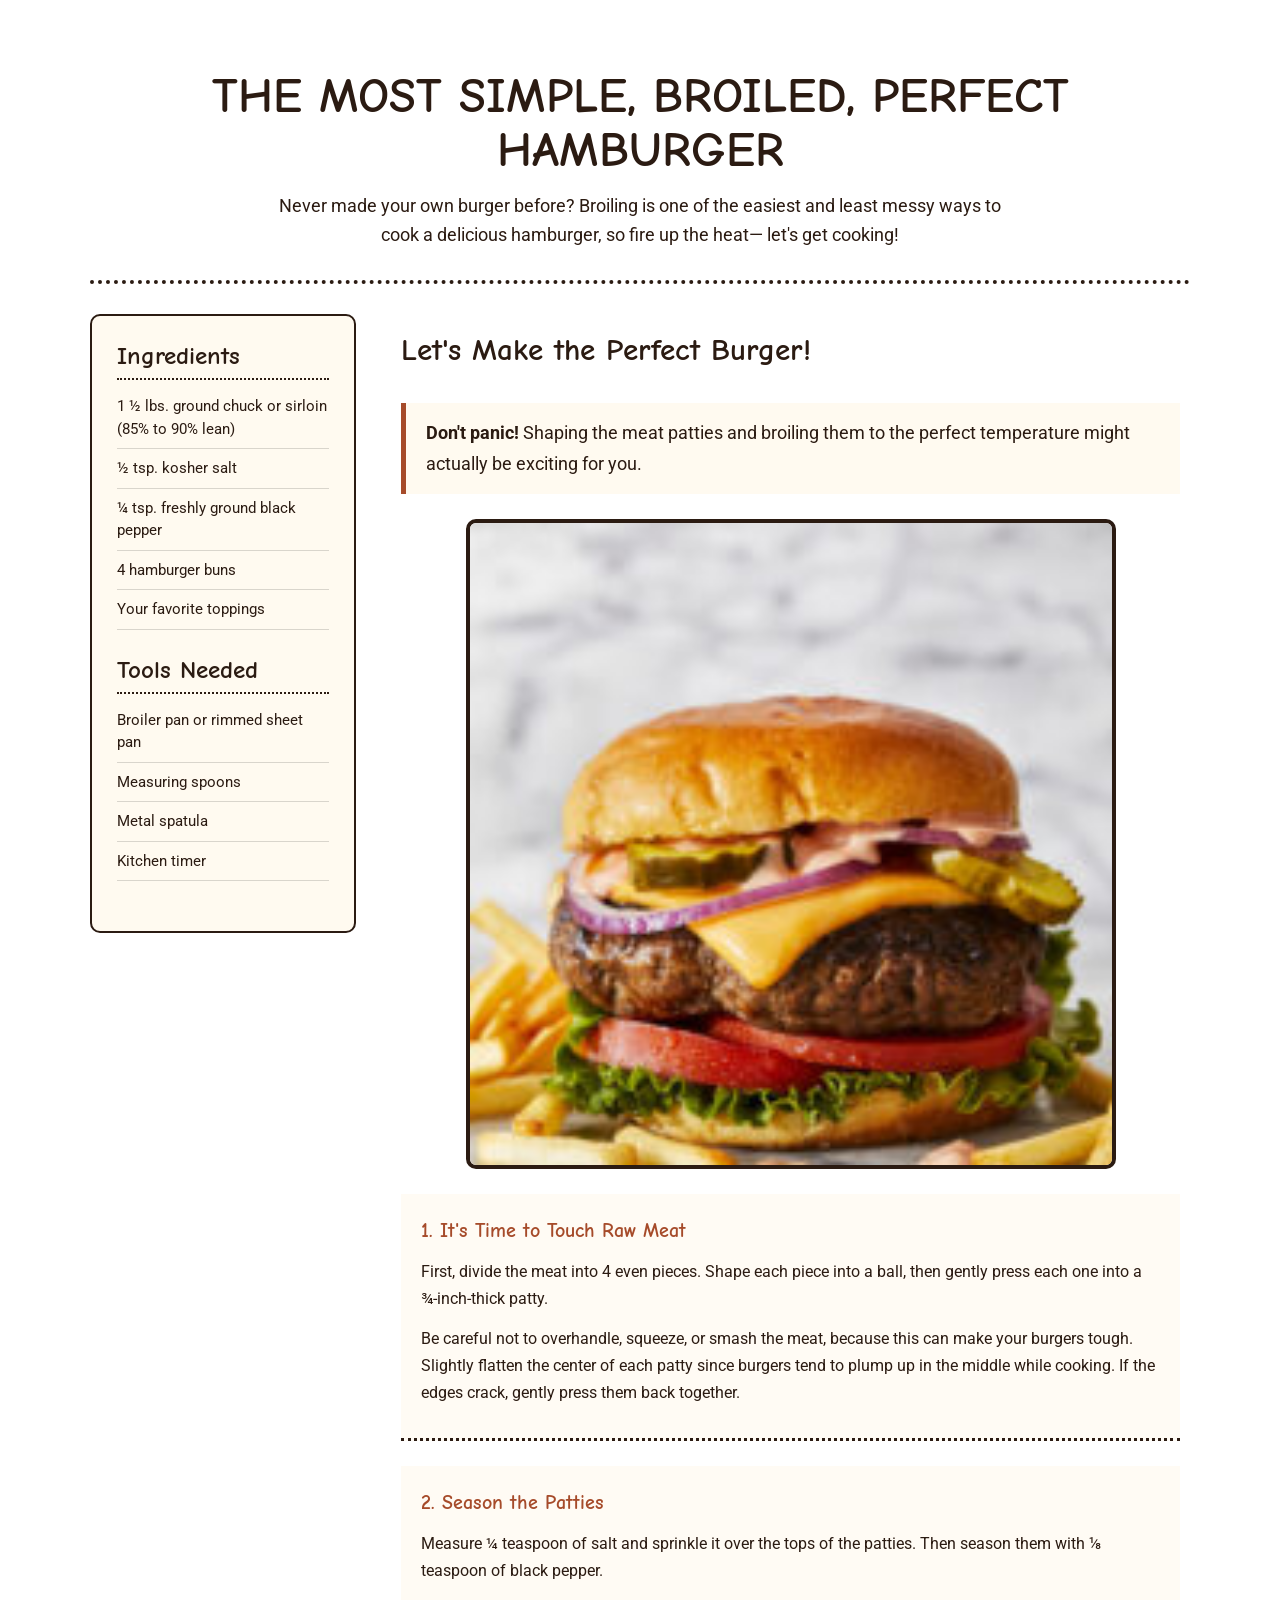
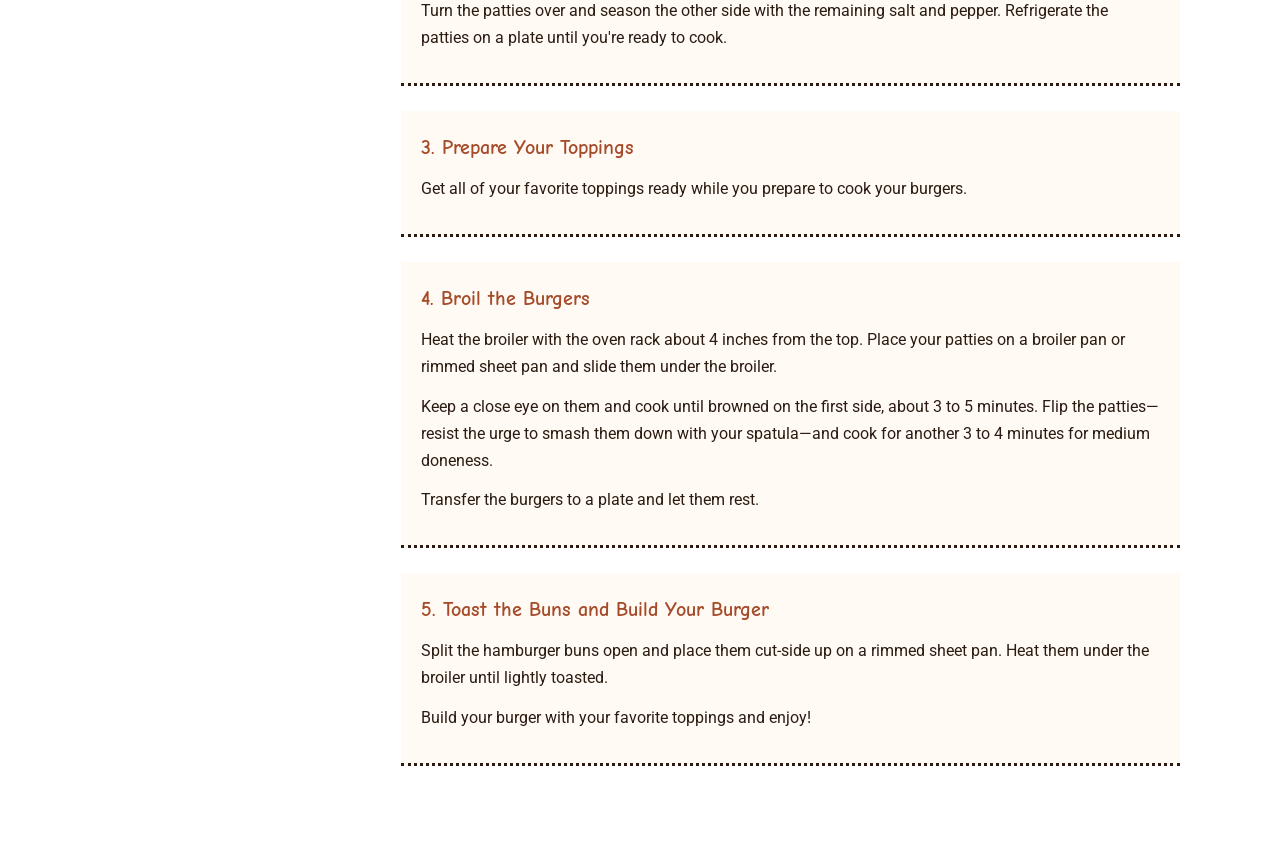
<file: hamburger/humburger.html>
<!DOCTYPE html>
<html lang="en">
<head>
  <meta charset="UTF-8">
  <meta name="viewport" content="width=device-width, initial-scale=1.0">

  <link rel="stylesheet" href="css/hamburger.css">

  <title>The Perfect Hamburger</title>
</head>

<body>

  <header>
    <h1>The Most Simple, Broiled, Perfect Hamburger</h1>

    <p>
      Never made your own burger before? Broiling is one of the easiest and
      least messy ways to cook a delicious hamburger, so fire up the heat—
      let's get cooking!
    </p>
  </header>

  <main>

    <!-- Ingredients Section -->
    <aside class="ingredients">

      <h2>Ingredients</h2>

      <ul>
        <li>1 ½ lbs. ground chuck or sirloin (85% to 90% lean)</li>
        <li>½ tsp. kosher salt</li>
        <li>¼ tsp. freshly ground black pepper</li>
        <li>4 hamburger buns</li>
        <li>Your favorite toppings</li>
      </ul>

      <h2>Tools Needed</h2>

      <ul>
        <li>Broiler pan or rimmed sheet pan</li>
        <li>Measuring spoons</li>
        <li>Metal spatula</li>
        <li>Kitchen timer</li>
      </ul>

    </aside>


    <!-- Instructions Section -->
    <article class="instructions">

      <h2>Let's Make the Perfect Burger!</h2>

      <p class="intro">
        <strong>Don't panic!</strong> Shaping the meat patties and broiling
        them to the perfect temperature might actually be exciting for you.
      </p>

      <img src="images/ham.jpg" alt="A delicious homemade hamburger">


      <section class="step">
        <h3>1. It's Time to Touch Raw Meat</h3>

        <p>
          First, divide the meat into 4 even pieces. Shape each piece into a
          ball, then gently press each one into a ¾-inch-thick patty.
        </p>

        <p>
          Be careful not to overhandle, squeeze, or smash the meat, because
          this can make your burgers tough. Slightly flatten the center of
          each patty since burgers tend to plump up in the middle while
          cooking. If the edges crack, gently press them back together.
        </p>
      </section>


      <section class="step">
        <h3>2. Season the Patties</h3>

        <p>
          Measure ¼ teaspoon of salt and sprinkle it over the tops of the
          patties. Then season them with ⅛ teaspoon of black pepper.
        </p>

        <p>
          Turn the patties over and season the other side with the remaining
          salt and pepper. Refrigerate the patties on a plate until you're
          ready to cook.
        </p>
      </section>


      <section class="step">
        <h3>3. Prepare Your Toppings</h3>

        <p>
          Get all of your favorite toppings ready while you prepare to cook
          your burgers.
        </p>
      </section>


      <section class="step">
        <h3>4. Broil the Burgers</h3>

        <p>
          Heat the broiler with the oven rack about 4 inches from the top.
          Place your patties on a broiler pan or rimmed sheet pan and slide
          them under the broiler.
        </p>

        <p>
          Keep a close eye on them and cook until browned on the first side,
          about 3 to 5 minutes. Flip the patties—resist the urge to smash them
          down with your spatula—and cook for another 3 to 4 minutes for
          medium doneness.
        </p>

        <p>
          Transfer the burgers to a plate and let them rest.
        </p>
      </section>


      <section class="step">
        <h3>5. Toast the Buns and Build Your Burger</h3>

        <p>
          Split the hamburger buns open and place them cut-side up on a rimmed
          sheet pan. Heat them under the broiler until lightly toasted.
        </p>

        <p>
          Build your burger with your favorite toppings and enjoy!
        </p>
      </section>

    </article>

  </main>

</body>
</html>
</file>
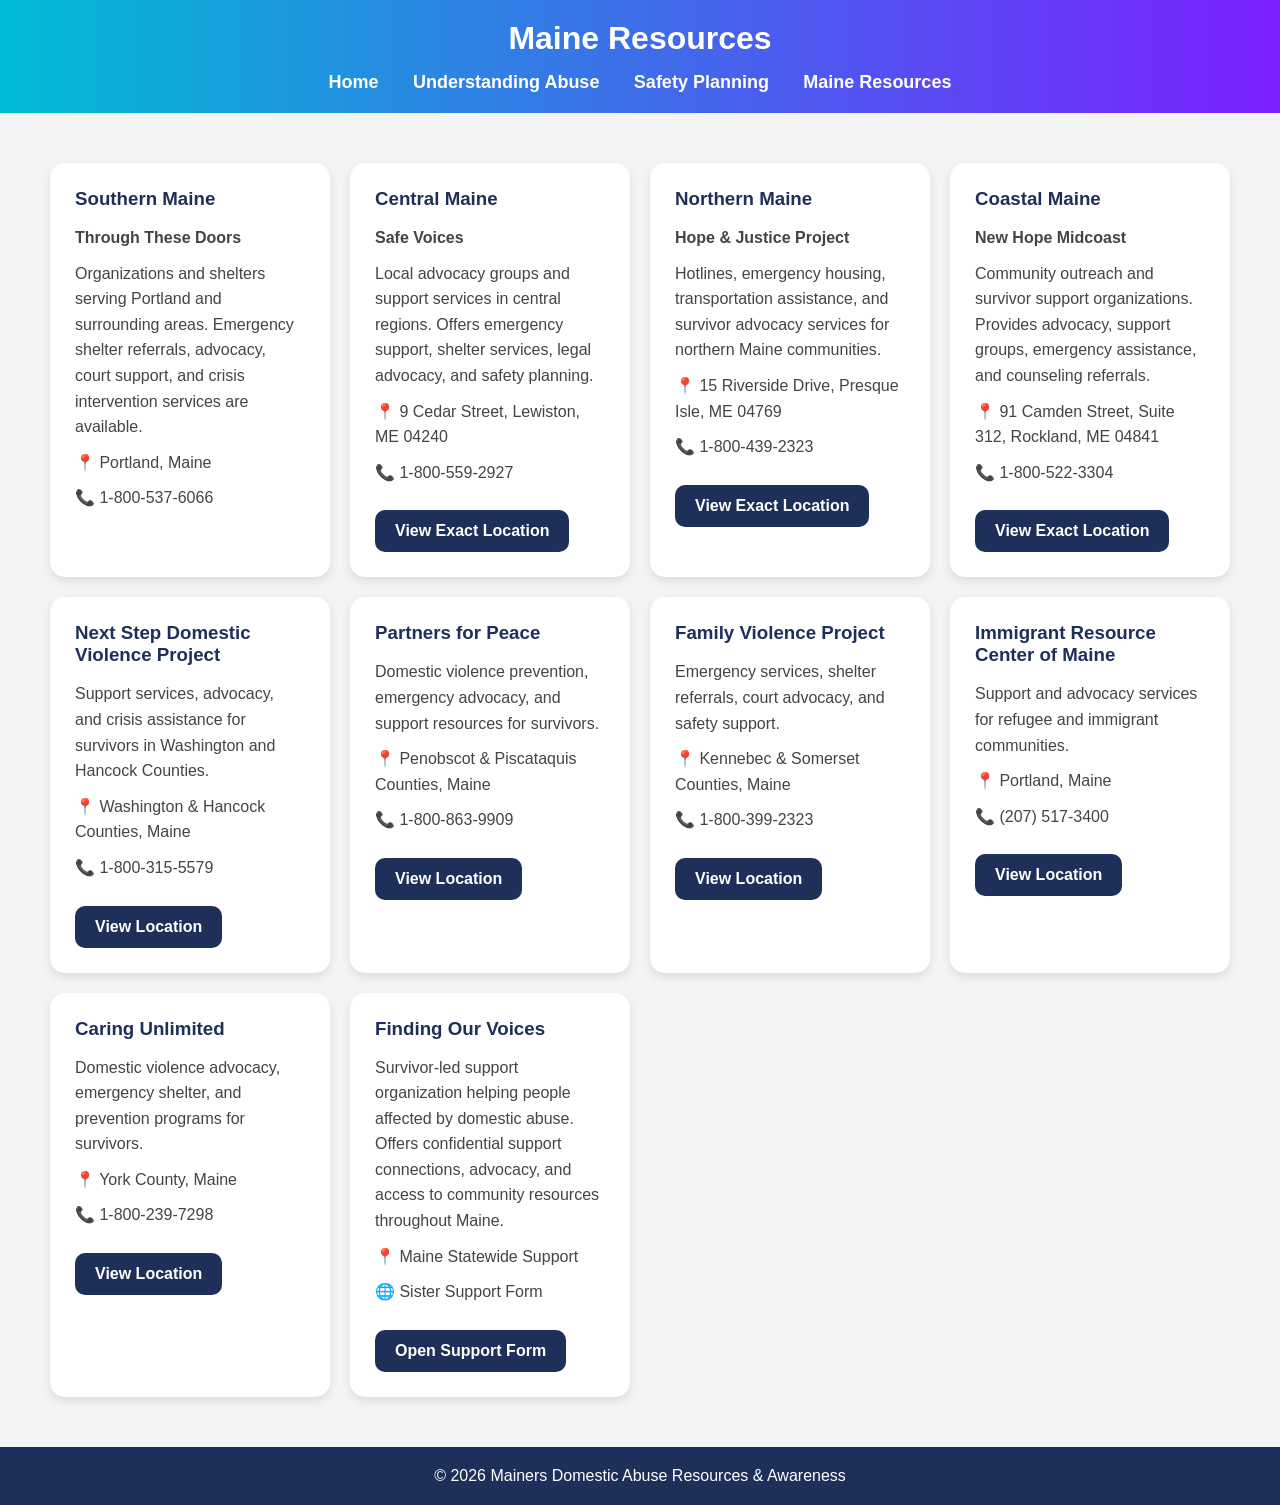
<file: kayliewebsite/resources.html>
<!DOCTYPE html>
<html lang="en">
<head>
    <meta charset="UTF-8">
    <meta name="viewport" content="width=device-width, initial-scale=1.0">
    <title>Maine Resources</title>
    <link rel="stylesheet" href="style.css">
</head>

<body>

<header>

    <h1>Maine Resources</h1>

    <nav>
        <a href="index.html">Home</a>
        <a href="understanding.html">Understanding Abuse</a>
        <a href="safety.html">Safety Planning</a>
        <a href="resources.html">Maine Resources</a>
    </nav>

</header>

<main>

<section class="cards">

<div class="card">

    <h3>Southern Maine</h3>

    <p>
        <strong>Through These Doors</strong>
    </p>

    <p>
        Organizations and shelters serving Portland and surrounding areas.
        Emergency shelter referrals, advocacy, court support,
        and crisis intervention services are available.
    </p>

    <p>
        📍 Portland, Maine
    </p>

    <p>
        📞 1-800-537-6066
    </p>

</div>

<div class="card">

    <h3>Central Maine</h3>

    <p>
        <strong>Safe Voices</strong>
    </p>

    <p>
        Local advocacy groups and support services in central regions.
        Offers emergency support, shelter services,
        legal advocacy, and safety planning.
    </p>

    <p>
        📍 9 Cedar Street, Lewiston, ME 04240
    </p>

    <p>
        📞 1-800-559-2927
    </p>

    <a class="map-button"
       href="https://www.google.com/maps/place/9+Cedar+Street,+Lewiston,+ME+04240"
       target="_blank">
       View Exact Location
    </a>

</div>

<div class="card">

    <h3>Northern Maine</h3>

    <p>
        <strong>Hope & Justice Project</strong>
    </p>

    <p>
        Hotlines, emergency housing,
        transportation assistance,
        and survivor advocacy services
        for northern Maine communities.
    </p>

    <p>
        📍 15 Riverside Drive, Presque Isle, ME 04769
    </p>

    <p>
        📞 1-800-439-2323
    </p>

    <a class="map-button"
       href="https://www.google.com/maps/place/15+Riverside+Drive,+Presque+Isle,+ME+04769"
       target="_blank">
       View Exact Location
    </a>

</div>

<div class="card">

    <h3>Coastal Maine</h3>

    <p>
        <strong>New Hope Midcoast</strong>
    </p>

    <p>
        Community outreach and survivor support organizations.
        Provides advocacy, support groups,
        emergency assistance, and counseling referrals.
    </p>

    <p>
        📍 91 Camden Street, Suite 312, Rockland, ME 04841
    </p>

    <p>
        📞 1-800-522-3304
    </p>

    <a class="map-button"
       href="https://www.google.com/maps/place/91+Camden+Street+Suite+312,+Rockland,+ME+04841"
       target="_blank">
       View Exact Location
    </a>

</div>

<div class="card">

    <h3>Next Step Domestic Violence Project</h3>

    <p>
        Support services, advocacy,
        and crisis assistance for survivors
        in Washington and Hancock Counties.
    </p>

    <p>
        📍 Washington & Hancock Counties, Maine
    </p>

    <p>
        📞 1-800-315-5579
    </p>

    <a class="map-button"
       href="https://www.google.com/maps/place/Hancock+County,+Maine"
       target="_blank">
       View Location
    </a>

</div>

<div class="card">

    <h3>Partners for Peace</h3>

    <p>
        Domestic violence prevention,
        emergency advocacy,
        and support resources for survivors.
    </p>

    <p>
        📍 Penobscot & Piscataquis Counties, Maine
    </p>

    <p>
        📞 1-800-863-9909
    </p>

    <a class="map-button"
       href="https://www.google.com/maps/place/Penobscot+County,+Maine"
       target="_blank">
       View Location
    </a>

</div>

<div class="card">

    <h3>Family Violence Project</h3>

    <p>
        Emergency services, shelter referrals,
        court advocacy, and safety support.
    </p>

    <p>
        📍 Kennebec & Somerset Counties, Maine
    </p>

    <p>
        📞 1-800-399-2323
    </p>

    <a class="map-button"
       href="https://www.google.com/maps/place/Kennebec+County,+Maine"
       target="_blank">
       View Location
    </a>

</div>

<div class="card">

    <h3>Immigrant Resource Center of Maine</h3>

    <p>
        Support and advocacy services
        for refugee and immigrant communities.
    </p>

    <p>
        📍 Portland, Maine
    </p>

    <p>
        📞 (207) 517-3400
    </p>

    <a class="map-button"
       href="https://www.google.com/maps/place/Portland,+Maine"
       target="_blank">
       View Location
    </a>

</div>

<div class="card">

    <h3>Caring Unlimited</h3>

    <p>
        Domestic violence advocacy,
        emergency shelter,
        and prevention programs for survivors.
    </p>

    <p>
        📍 York County, Maine
    </p>

    <p>
        📞 1-800-239-7298
    </p>

    <a class="map-button"
       href="https://www.google.com/maps/place/York+County,+Maine"
       target="_blank">
       View Location
    </a>

</div>

<div class="card">

    <h3>Finding Our Voices</h3>

    <p>
        Survivor-led support organization helping people affected by domestic abuse.
        Offers confidential support connections, advocacy,
        and access to community resources throughout Maine.
    </p>

    <p>
        📍 Maine Statewide Support
    </p>

    <p>
        🌐 Sister Support Form
    </p>

    <a class="map-button"
       href="https://findingourvoices.net/sister-support-form"
       target="_blank">
       Open Support Form
    </a>

</div>

</section>

</main>

<footer>
    <p>© 2026 Mainers Domestic Abuse Resources & Awareness</p>
</footer>

</body>
</html>
</file>
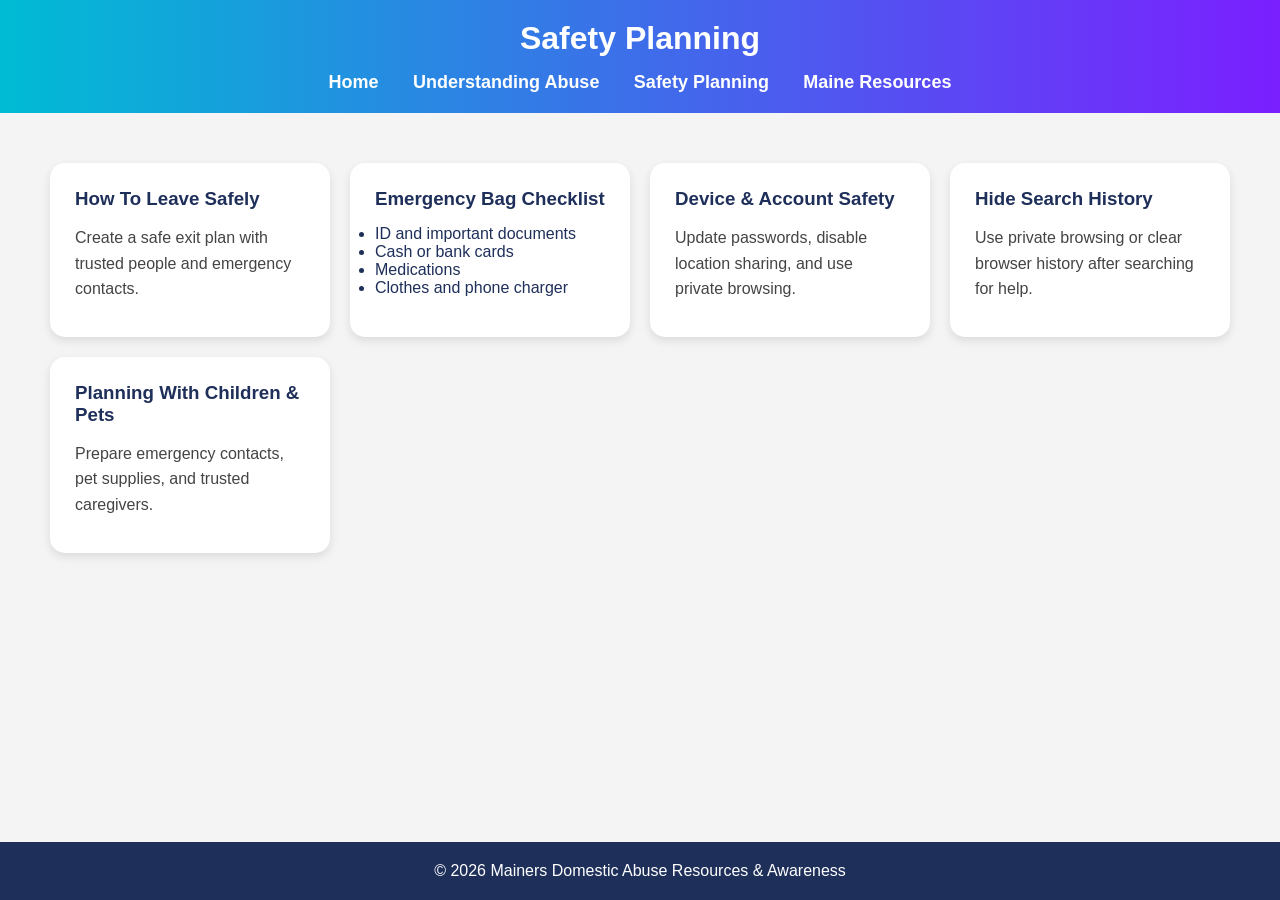
<file: kayliewebsite/safety.html>
<!DOCTYPE html>
<html lang="en">
<head>
    <meta charset="UTF-8">
    <meta name="viewport" content="width=device-width, initial-scale=1.0">
    <title>Safety Planning</title>
    <link rel="stylesheet" href="style.css">
</head>
<body>

<header>
    <h1>Safety Planning</h1>


     <nav>
        <a href="index.html">Home</a>
        <a href="understanding.html">Understanding Abuse</a>
        <a href="safety.html">Safety Planning</a>
        <a href="resources.html">Maine Resources</a>
    </nav>
</header>

<section class="cards">

<div class="card">
    <h3>How To Leave Safely</h3>
    <p>Create a safe exit plan with trusted people and emergency contacts.</p>
</div>

<div class="card">
    <h3>Emergency Bag Checklist</h3>
    <ul>
        <li>ID and important documents</li>
        <li>Cash or bank cards</li>
        <li>Medications</li>
        <li>Clothes and phone charger</li>
    </ul>
</div>

<div class="card">
    <h3>Device & Account Safety</h3>
    <p>Update passwords, disable location sharing, and use private browsing.</p>
</div>

<div class="card">
    <h3>Hide Search History</h3>
    <p>Use private browsing or clear browser history after searching for help.</p>
</div>

<div class="card">
    <h3>Planning With Children & Pets</h3>
    <p>Prepare emergency contacts, pet supplies, and trusted caregivers.</p>
</div>

</section>
<footer>
    <p>© 2026 Mainers Domestic Abuse Resources & Awareness</p>
</footer>
</body>
</html>
</file>
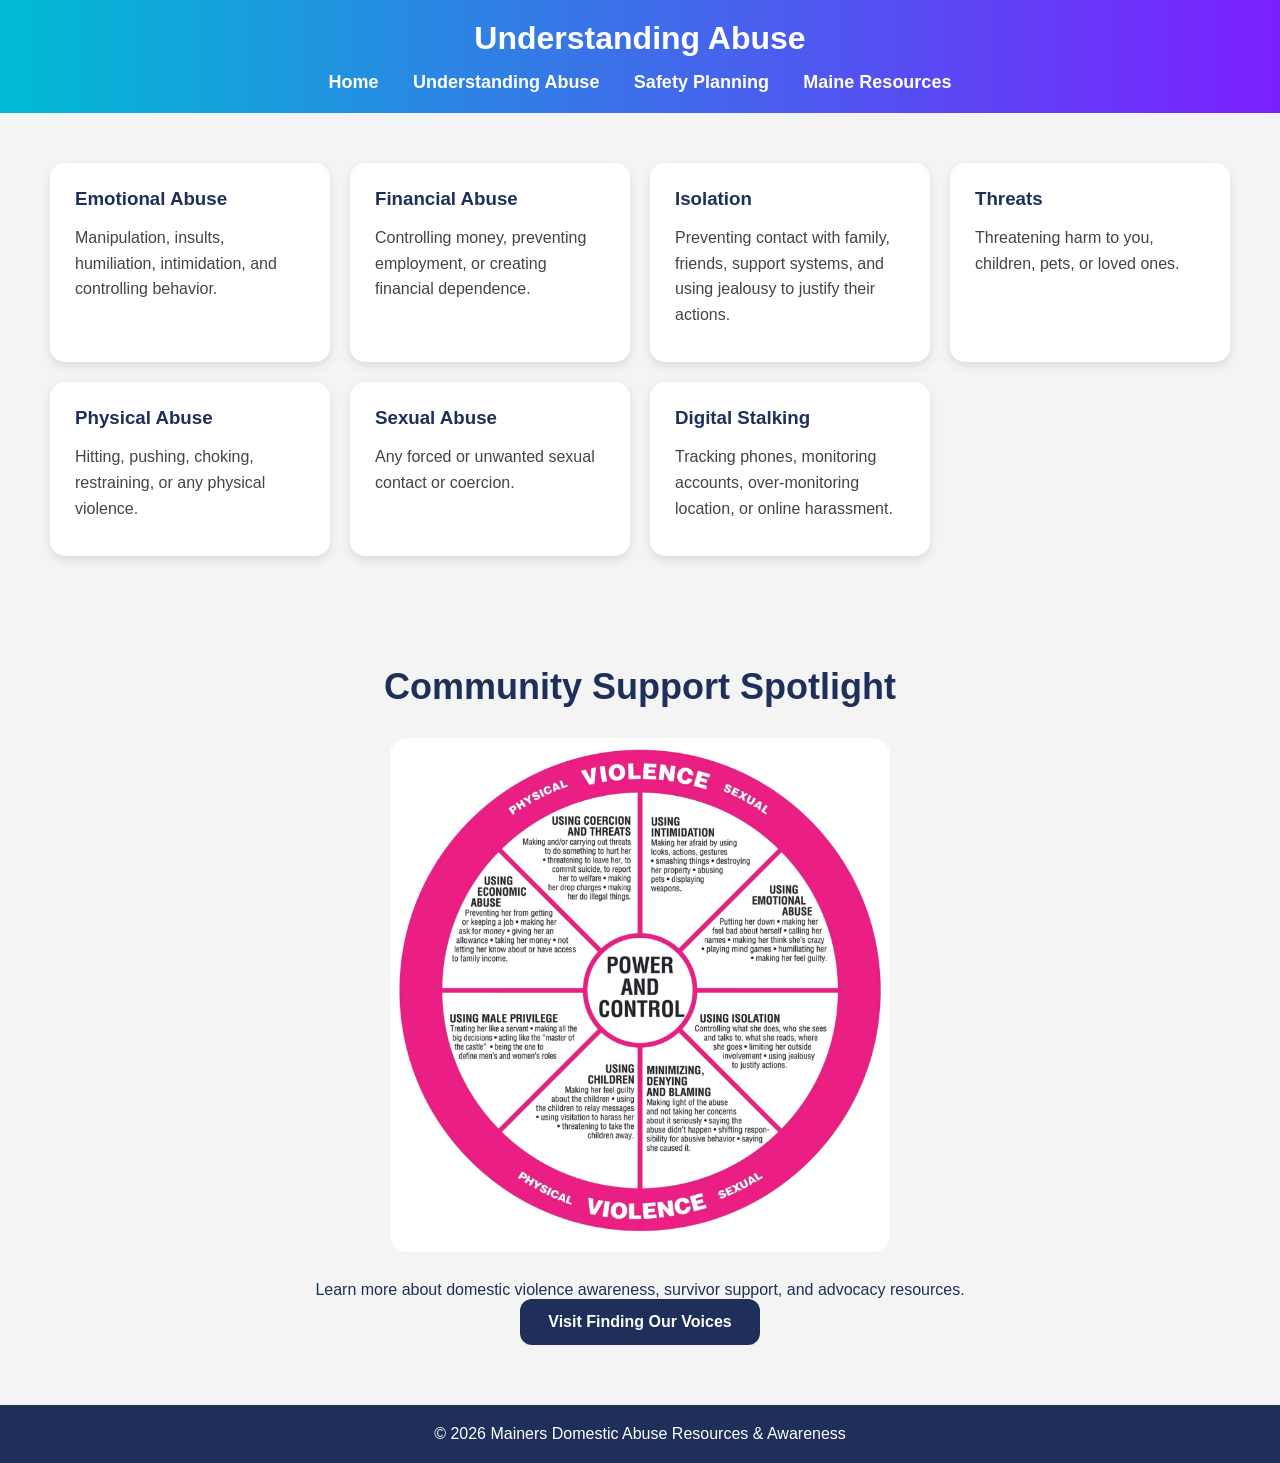
<file: kayliewebsite/understanding.html>
<!DOCTYPE html>
<html lang="en">
<head>
    <meta charset="UTF-8">
    <meta name="viewport" content="width=device-width, initial-scale=1.0">
    <title>Understanding Abuse</title>
    <link rel="stylesheet" href="style.css">
</head>

<body>

<header>

    <h1>Understanding Abuse</h1>

    <nav>
        <a href="index.html">Home</a>
        <a href="understanding.html">Understanding Abuse</a>
        <a href="safety.html">Safety Planning</a>
        <a href="resources.html">Maine Resources</a>
    </nav>

</header>

<main>

<section class="cards">

<div class="card">
    <h3>Emotional Abuse</h3>
    <p>
        Manipulation, insults, humiliation,
        intimidation, and controlling behavior.
    </p>
</div>

<div class="card">
    <h3>Financial Abuse</h3>
    <p>
        Controlling money, preventing employment,
        or creating financial dependence.
    </p>
</div>

<div class="card">
    <h3>Isolation</h3>
    <p>
        Preventing contact with family, friends,
        support systems, and using jealousy
        to justify their actions.
    </p>
</div>

<div class="card">
    <h3>Threats</h3>
    <p>
        Threatening harm to you,
        children, pets, or loved ones.
    </p>
</div>

<div class="card">
    <h3>Physical Abuse</h3>
    <p>
        Hitting, pushing, choking,
        restraining, or any physical violence.
    </p>
</div>

<div class="card">
    <h3>Sexual Abuse</h3>
    <p>
        Any forced or unwanted
        sexual contact or coercion.
    </p>
</div>

<div class="card">
    <h3>Digital Stalking</h3>
    <p>
        Tracking phones, monitoring accounts,
        over-monitoring location,
        or online harassment.
    </p>
</div>

</section>

<!-- PHOTO & WEBSITE SECTION -->

<section class="support-section">

    <h2>Community Support Spotlight</h2>

    <!-- ADD PHOTO HERE -->
    <img src="photos/wheel.png"
         alt="Community Support"
         class="support-photo">

    <p>
        Learn more about domestic violence awareness,
        survivor support, and advocacy resources.
    </p>

    <!-- WEBSITE LINK -->
    <a href="https://findingourvoices.net"
       target="_blank"
       class="support-link">
       Visit Finding Our Voices
    </a>

</section>

</main>

<footer>
    <p>© 2026 Mainers Domestic Abuse Resources & Awareness</p>
</footer>

</body>
</html>
</file>
<file: css/home.css>
/* ==========================================
   ZANDER UNDERHILL - HOME PAGE
   CYBERPUNK / DIGITAL FUTURE THEME
========================================== */


/* ==========================================
   COLOR VARIABLES
========================================== */

:root {
    --background-color: #0B0B14;
    --surface-color: #131321;
    --card-color: #191927;

    --primary-accent: #8B5CF6;
    --secondary-accent: #22D3EE;

    --text-color: #FFFFFF;
    --muted-color: #B5B5C3;

    --border-color: rgba(139, 92, 246, 0.25);

    --content-width: 1400px;
    --page-gutter: clamp(20px, 6vw, 100px);
}


/* ==========================================
   RESET
========================================== */

* {
    margin: 0;
    padding: 0;
    box-sizing: border-box;
}


html {
    scroll-behavior: smooth;
}


body {
    background-color: var(--background-color);
    color: var(--text-color);

    font-family: Arial, Helvetica, sans-serif;

    line-height: 1.6;

    overflow-x: hidden;
}


img {
    max-width: 100%;
    display: block;
}


/* ==========================================
   HEADER
========================================== */

header {
    width: 100%;
    min-height: 100px;

    display: grid;
    grid-template-columns: 1fr auto 1fr;

    align-items: center;

    padding: 15px var(--page-gutter);

    background-color: rgba(11, 11, 20, 0.95);

    border-bottom: 1px solid var(--border-color);

    position: sticky;
    top: 0;

    z-index: 100;
}


/* WEBSITE NAME */

.title {
    justify-self: start;

    color: var(--text-color);

    font-size: clamp(1.2rem, 2vw, 1.8rem);

    letter-spacing: 2px;
}


.title span {
    color: var(--primary-accent);

    text-shadow:
        0 0 10px rgba(139, 92, 246, 0.5);
}


/* ==========================================
   LOGO
========================================== */

.logo {
    justify-self: center;

    width: 70px;
    height: 70px;
}


.logo a {
    width: 100%;
    height: 100%;

    display: flex;
    align-items: center;
    justify-content: center;
}


.logo img {
    width: 100%;
    height: 100%;

    object-fit: contain;

    filter:
        drop-shadow(0 0 8px rgba(34, 211, 238, 0.5));

    transition:
        transform 0.3s ease,
        filter 0.3s ease;
}


.logo img:hover {
    transform: scale(1.08);

    filter:
        drop-shadow(0 0 15px rgba(34, 211, 238, 0.8));
}


/* ==========================================
   MAIN
========================================== */

main {
    width: 100%;
}


/* ==========================================
   HERO SECTION
========================================== */

.home-hero {
    width: 100%;
    max-width: var(--content-width);

    min-height: 650px;

    margin: 0 auto;

    display: grid;

    /* TEXT ON LEFT / GRAPHIC ON RIGHT */

    grid-template-columns: 1fr 1fr;

    align-items: center;

    gap: clamp(40px, 6vw, 100px);

    padding:
        clamp(60px, 8vw, 120px)
        var(--page-gutter);

    background:
        radial-gradient(
            circle at 80% 50%,
            rgba(34, 211, 238, 0.08),
            transparent 30%
        ),
        radial-gradient(
            circle at 20% 40%,
            rgba(139, 92, 246, 0.12),
            transparent 35%
        );
}


/* ==========================================
   HERO CONTENT
========================================== */

.home-hero-content {
    min-width: 0;
}


/* SMALL WELCOME TEXT */

.home-tag {
    margin-bottom: 15px;

    color: var(--secondary-accent);

    font-size: 0.8rem;

    font-weight: bold;

    letter-spacing: 3px;

    text-transform: uppercase;

    text-shadow:
        0 0 10px rgba(34, 211, 238, 0.3);
}


/* HI, I'M ZANDER */

.home-hero h1 {
    margin-bottom: 15px;

    color: var(--text-color);

    font-size: clamp(3.5rem, 7vw, 6.5rem);

    line-height: 1;
}


.home-hero h1 span {
    color: var(--primary-accent);

    text-shadow:
        0 0 20px rgba(139, 92, 246, 0.6),
        0 0 40px rgba(139, 92, 246, 0.25);
}


/* CREATIVE MIND */

.home-hero h2 {
    margin-bottom: 25px;

    color: var(--secondary-accent);

    font-size: clamp(1.2rem, 2vw, 1.8rem);

    font-weight: 500;
}


/* DESCRIPTION */

.home-description {
    max-width: 650px;

    color: var(--muted-color);

    font-size: 1.05rem;

    line-height: 1.8;
}


/* ==========================================
   PERSONAL TAGLINE / QUOTE
========================================== */

.home-hero-content .home-quote {
    margin-top: 30px;

    max-width: 650px;

    color: var(--primary-accent);

    font-size: clamp(1.1rem, 2vw, 1.5rem);

    font-weight: bold;

    font-style: italic;

    line-height: 1.5;

    text-shadow:
        0 0 15px rgba(139, 92, 246, 0.5);
}


/* ==========================================
   CYBERPUNK GRAPHIC
========================================== */

.home-graphic {
    position: relative;

    width: 100%;

    min-height: 450px;

    display: flex;

    align-items: center;

    justify-content: center;
}


/* GLOWING CIRCLES */

.graphic-circle {
    position: absolute;

    border-radius: 50%;
}


/* PURPLE OUTER CIRCLE */

.circle-purple {
    width: min(380px, 30vw);
    height: min(380px, 30vw);

    border: 2px solid var(--primary-accent);

    box-shadow:
        0 0 30px rgba(139, 92, 246, 0.4),
        inset 0 0 30px rgba(139, 92, 246, 0.1);
}


/* CYAN INNER CIRCLE */

.circle-cyan {
    width: min(270px, 22vw);
    height: min(270px, 22vw);

    border: 2px solid var(--secondary-accent);

    box-shadow:
        0 0 25px rgba(34, 211, 238, 0.4),
        inset 0 0 25px rgba(34, 211, 238, 0.1);
}


/* ==========================================
   CREATIVE / TECHNOLOGY / DESIGN BOX
========================================== */

.graphic-box {
    position: relative;

    z-index: 2;

    min-width: 220px;

    padding: 40px;

    background-color: rgba(25, 25, 39, 0.95);

    border: 1px solid var(--primary-accent);

    border-radius: 10px;

    text-align: center;

    box-shadow:
        0 0 30px rgba(139, 92, 246, 0.35);
}


.graphic-box p {
    margin: 15px 0;

    color: var(--secondary-accent);

    font-size: 0.9rem;

    font-weight: bold;

    letter-spacing: 3px;

    text-shadow:
        0 0 8px rgba(34, 211, 238, 0.4);
}


/* ==========================================
   EXPLORE SECTION
========================================== */

.home-explore {
    width: 100%;

    padding:
        100px
        var(--page-gutter);

    background-color: var(--surface-color);

    border-top: 1px solid var(--border-color);
}


/* EXPLORE HEADING */

.home-heading {
    max-width: 700px;

    margin: 0 auto 60px;

    text-align: center;
}


.home-heading h2 {
    margin-bottom: 20px;

    color: var(--text-color);

    font-size: clamp(2rem, 4vw, 3rem);
}


.home-heading h2 span {
    color: var(--primary-accent);

    text-shadow:
        0 0 15px rgba(139, 92, 246, 0.35);
}


.home-heading p {
    color: var(--muted-color);

    line-height: 1.8;
}


/* ==========================================
   WEBSITE CARDS
========================================== */

.home-card-container {
    width: 100%;

    max-width: var(--content-width);

    margin: 0 auto;

    display: grid;

    grid-template-columns:
        repeat(4, minmax(0, 1fr));

    gap: 20px;
}


.home-card {
    min-height: 280px;

    display: flex;

    flex-direction: column;

    padding: 30px;

    background-color: var(--card-color);

    color: var(--text-color);

    border: 1px solid var(--border-color);

    border-radius: 10px;

    text-decoration: none;

    transition:
        transform 0.3s ease,
        border-color 0.3s ease,
        box-shadow 0.3s ease;
}


.home-card:hover {
    transform: translateY(-10px);

    border-color: var(--secondary-accent);

    box-shadow:
        0 0 25px rgba(34, 211, 238, 0.25);
}


/* CARD ICON */

.home-icon {
    margin-bottom: 20px;

    font-size: 2.5rem;
}


/* CARD TITLE */

.home-card h3 {
    margin-bottom: 15px;

    color: var(--text-color);

    font-size: 1.3rem;
}


/* CARD DESCRIPTION */

.home-card p {
    margin-bottom: 25px;

    color: var(--muted-color);

    line-height: 1.7;
}


/* EXPLORE LINK */

.home-card span {
    margin-top: auto;

    color: var(--secondary-accent);

    font-size: 0.8rem;

    font-weight: bold;

    letter-spacing: 1px;
}


/* ==========================================
   FOOTER
========================================== */

footer {
    padding: 30px var(--page-gutter);

    text-align: center;

    color: var(--muted-color);

    background-color: #08080F;

    border-top: 1px solid var(--border-color);

    font-size: 0.9rem;
}


/* ==========================================
   TABLET
========================================== */

@media screen and (max-width: 1000px) {

    .home-hero {
        grid-template-columns: 1fr 1fr;

        gap: 30px;
    }


    .circle-purple {
        width: 300px;
        height: 300px;
    }


    .circle-cyan {
        width: 210px;
        height: 210px;
    }


    .graphic-box {
        min-width: 190px;

        padding: 30px 20px;
    }


    .home-card-container {
        grid-template-columns: repeat(2, 1fr);
    }

}


/* ==========================================
   MOBILE
========================================== */

@media screen and (max-width: 700px) {

    header {
        min-height: auto;

        grid-template-columns: 1fr;

        justify-items: center;

        gap: 15px;

        padding: 20px;
    }


    .title {
        justify-self: center;

        text-align: center;
    }


    .logo {
        width: 60px;
        height: 60px;
    }


    .home-hero {
        grid-template-columns: 1fr;

        min-height: auto;

        text-align: center;

        padding: 70px 25px;
    }


    .home-description,
    .home-hero-content .home-quote {
        margin-left: auto;

        margin-right: auto;
    }


    .home-hero h1 {
        font-size: clamp(3rem, 15vw, 5rem);
    }


    .home-graphic {
        min-height: 350px;

        margin-top: 20px;
    }


    .home-card-container {
        grid-template-columns: 1fr;
    }


    .home-explore {
        padding: 70px 25px;
    }

}


/* ==========================================
   SMALL MOBILE SCREENS
========================================== */

@media screen and (max-width: 400px) {

    .graphic-box {
        min-width: 180px;

        padding: 25px;
    }


    .circle-purple {
        width: 280px;

        height: 280px;
    }


    .circle-cyan {
        width: 200px;

        height: 200px;
    }

}
</file>
<file: discgolfweb/css/styles.css>
/* ------------------------------
   General Styles
------------------------------ */

* {
    margin: 0;
    padding: 0;
    box-sizing: border-box;
}

html {
    scroll-behavior: smooth;
}

body {
    font-family: Arial, Helvetica, sans-serif;
    background-color: #F5F3EA;
    color: #292D2A;
    line-height: 1.6;
}

a {
    text-decoration: none;
}

/* ------------------------------
   Navigation
------------------------------ */

.site-header {
    width: 100%;
    min-height: 75px;
    padding: 8px 6%;
    display: flex;
    align-items: center;
    justify-content: space-between;
    background-color: #183D2B;
}

.logo img {
    width: 115px;
    height: auto;
    display: block;
}

.site-header nav {
    display: flex;
    align-items: center;
    gap: 25px;
}

.site-header nav a {
    color: #F5F3EA;
    font-size: 0.9rem;
    font-weight: 600;
    transition: color 0.3s ease;
}

.site-header nav a:hover,
.site-header nav a[aria-current="page"] {
    color: #D9C9A3;
}

/* ------------------------------
   Hero Section
------------------------------ */

.hero {
    min-height: 620px;
    padding: 100px 8%;
    position: relative;

    display: flex;
    align-items: center;
    justify-content: center;
    text-align: center;

    background-image:
        linear-gradient(
            rgba(15, 35, 24, 0.48),
            rgba(15, 35, 24, 0.68)
        ),
        url("../images/woods.png");

    background-size: cover;
    background-position: center;
    background-repeat: no-repeat;
    color: #F5F3EA;
}

.hero-content {
    max-width: 800px;
}

.eyebrow {
    color: #A9BD91;
    font-size: 0.85rem;
    font-weight: bold;
    letter-spacing: 3px;
    text-transform: uppercase;
    margin-bottom: 15px;
}

.hero h1 {
    font-size: clamp(2.8rem, 6vw, 5rem);
    line-height: 1.1;
    margin-bottom: 25px;
}

.hero-content > p:not(.eyebrow) {
    max-width: 650px;
    margin: 0 auto 30px;
    font-size: 1.1rem;
}

.btn {
    display: inline-block;
    padding: 13px 28px;
    background-color: #D9C9A3;
    color: #183D2B;
    border-radius: 4px;
    font-weight: bold;
    transition: 0.3s ease;
}

.btn:hover {
    background-color: #F5F3EA;
    transform: translateY(-3px);
}

.scroll-indicator {
    position: absolute;
    bottom: 25px;
    left: 50%;
    transform: translateX(-50%);
    display: flex;
    flex-direction: column;
    align-items: center;
    font-size: 0.8rem;
    letter-spacing: 1px;
}

.arrow {
    font-size: 1.5rem;
}

/* ------------------------------
   General Sections
------------------------------ */

.section {
    padding: 85px 8%;
}

.section-heading {
    text-align: center;
    margin-bottom: 45px;
}

.section-heading h2,
.why-content h2,
.contact h2 {
    color: #183D2B;
    font-size: clamp(2rem, 4vw, 3rem);
    line-height: 1.2;
    margin-bottom: 15px;
}

.section-heading > p:not(.eyebrow) {
    color: #646B62;
}

/* ------------------------------
   Introduction
------------------------------ */

.intro {
    text-align: center;
}

.intro-text {
    max-width: 800px;
    margin: auto;
    font-size: 1.05rem;
    color: #555D54;
}

/* ------------------------------
   Services
------------------------------ */

.services {
    background-color: #E8E5D8;
}

.service-grid {
    display: grid;
    grid-template-columns: repeat(3, 1fr);
    gap: 25px;
}

.service-card {
    background-color: #F5F3EA;
    padding: 35px;
    border-radius: 6px;
    border-bottom: 4px solid #47734B;
    transition: 0.3s ease;
}

.service-card:hover {
    transform: translateY(-7px);
}

.service-number {
    color: #47734B;
    font-size: 0.9rem;
    font-weight: bold;
    letter-spacing: 2px;
}

.service-card h3 {
    color: #183D2B;
    font-size: 1.4rem;
    margin: 15px 0;
}

.service-card p {
    color: #626960;
}

/* ------------------------------
   Why Choose Us
------------------------------ */

.why-us {
    background-color: #183D2B;
    color: #F5F3EA;
    text-align: center;
}

.why-content {
    max-width: 750px;
    margin: auto;
}

.why-content h2 {
    color: #F5F3EA;
}

.why-content > p:not(.eyebrow) {
    margin-bottom: 30px;
}

.btn-light {
    background-color: #F5F3EA;
}

/* ------------------------------
   Gallery
------------------------------ */

.gallery-grid {
    display: grid;
    grid-template-columns: repeat(3, 1fr);
    gap: 20px;
}

.gallery-grid img {
    width: 100%;
    height: 280px;
    object-fit: cover;
    border-radius: 5px;
    transition: 0.3s ease;
}

.gallery-grid img:hover {
    transform: scale(1.02);
}

/* ------------------------------
   Contact
------------------------------ */

.contact {
    text-align: center;
    background-color: #E8E5D8;
}

.contact > p:not(.eyebrow) {
    max-width: 650px;
    margin: 0 auto 25px;
    color: #555D54;
}

/* ------------------------------
   Footer
------------------------------ */

.site-footer {
    background-color: #10291D;
    color: #F5F3EA;
    text-align: center;
    padding: 35px 20px;
}

.site-footer h3 {
    font-size: 1.3rem;
    margin-bottom: 5px;
}

.site-footer p {
    color: #D9C9A3;
}

.copyright {
    margin-top: 20px;
    font-size: 0.8rem;
}

/* ------------------------------
   Mobile Responsive
------------------------------ */

@media (max-width: 800px) {
    .service-grid,
    .gallery-grid {
        grid-template-columns: 1fr 1fr;
    }
}

@media (max-width: 600px) {
    .site-header {
        min-height: 70px;
        padding: 10px 5%;
    }

    .logo img {
        width: 90px;
    }

    .site-header nav {
        gap: 12px;
    }

    .site-header nav a {
        font-size: 0.8rem;
    }

    .hero {
        min-height: 520px;
        padding: 80px 6%;
    }

    .section {
        padding: 65px 6%;
    }

    .service-grid,
    .gallery-grid {
        grid-template-columns: 1fr;
    }

    .gallery-grid img {
        height: 250px;
    }
}
</file>
<file: css/aboutme.css>
/* ==========================================
   ZANDER UNDERHILL - ABOUT ME PAGE
   CYBERPUNK / DIGITAL FUTURE THEME
========================================== */


/* ==========================================
   COLOR VARIABLES
========================================== */

:root {
    --background-color: #0B0B14;
    --surface-color: #131321;
    --card-color: #191927;

    --primary-accent: #8B5CF6;
    --secondary-accent: #22D3EE;

    --text-color: #FFFFFF;
    --muted-color: #B5B5C3;

    --border-color: rgba(139, 92, 246, 0.25);

    --content-width: 1400px;
    --page-gutter: clamp(20px, 6vw, 100px);
}


/* ==========================================
   RESET
========================================== */

* {
    margin: 0;
    padding: 0;
    box-sizing: border-box;
}


html {
    scroll-behavior: smooth;
}


body {
    background-color: var(--background-color);
    color: var(--text-color);

    font-family: Arial, Helvetica, sans-serif;

    line-height: 1.6;

    overflow-x: hidden;
}


img {
    max-width: 100%;
    display: block;
}


a {
    color: inherit;
}


/* ==========================================
   HEADER
========================================== */

.site-header {
    width: 100%;
    min-height: 100px;

    display: grid;
    grid-template-columns: 1fr auto 1fr;

    align-items: center;

    padding: 15px var(--page-gutter);

    background-color: rgba(11, 11, 20, 0.96);

    border-bottom: 1px solid var(--border-color);

    position: sticky;
    top: 0;

    z-index: 100;
}


/* ==========================================
   WEBSITE NAME
========================================== */

.site-name {
    justify-self: start;

    color: var(--text-color);

    font-size: clamp(1.2rem, 2vw, 1.8rem);
    font-weight: bold;

    letter-spacing: 2px;

    text-decoration: none;

    transition: 0.3s ease;
}


.site-name span {
    color: var(--primary-accent);

    text-shadow:
        0 0 10px rgba(139, 92, 246, 0.5);
}


.site-name:hover {
    text-shadow:
        0 0 15px rgba(34, 211, 238, 0.5);
}


/* ==========================================
   CENTER LOGO
========================================== */

.logo {
    width: 65px;
    height: 65px;

    justify-self: center;
}


.logo a {
    width: 100%;
    height: 100%;

    display: flex;
    align-items: center;
    justify-content: center;
}


.logo img {
    width: 100%;
    height: 100%;

    object-fit: contain;

    filter:
        drop-shadow(0 0 8px rgba(34, 211, 238, 0.5));

    transition:
        transform 0.3s ease,
        filter 0.3s ease;
}


.logo img:hover {
    transform: scale(1.08);

    filter:
        drop-shadow(0 0 15px rgba(34, 211, 238, 0.9));
}


/* ==========================================
   NAVIGATION
========================================== */

.navigation {
    justify-self: end;

    display: flex;
    align-items: center;

    gap: 18px;
}


.navigation a {
    position: relative;

    color: var(--muted-color);

    font-size: 0.9rem;
    font-weight: bold;

    text-decoration: none;

    transition:
        color 0.3s ease,
        text-shadow 0.3s ease;
}


.navigation a::after {
    content: "";

    position: absolute;

    left: 0;
    bottom: -8px;

    width: 0;
    height: 2px;

    background-color: var(--secondary-accent);

    box-shadow:
        0 0 8px var(--secondary-accent);

    transition: width 0.3s ease;
}


.navigation a:hover,
.navigation a.active {
    color: var(--text-color);

    text-shadow:
        0 0 10px rgba(34, 211, 238, 0.5);
}


.navigation a:hover::after,
.navigation a.active::after {
    width: 100%;
}


/* ==========================================
   PAGE INTRO
========================================== */

.about-intro {
    min-height: 380px;

    display: flex;
    align-items: center;
    justify-content: center;

    padding:
        80px
        var(--page-gutter);

    text-align: center;

    background:
        radial-gradient(
            circle at 50% 30%,
            rgba(139, 92, 246, 0.18),
            transparent 45%
        ),
        radial-gradient(
            circle at 80% 80%,
            rgba(34, 211, 238, 0.08),
            transparent 35%
        );
}


.about-title {
    max-width: 900px;
}


.about-tag,
.section-tag {
    margin-bottom: 15px;

    color: var(--secondary-accent);

    font-size: 0.8rem;
    font-weight: bold;

    letter-spacing: 4px;

    text-transform: uppercase;

    text-shadow:
        0 0 10px rgba(34, 211, 238, 0.4);
}


.about-title h1 {
    margin-bottom: 25px;

    font-size: clamp(3rem, 7vw, 6.5rem);

    line-height: 1;
}


.about-title h1 span {
    color: var(--primary-accent);

    text-shadow:
        0 0 20px rgba(139, 92, 246, 0.6),
        0 0 50px rgba(139, 92, 246, 0.2);
}


.intro-text {
    max-width: 650px;

    margin: 0 auto;

    color: var(--muted-color);

    font-size: 1.1rem;

    line-height: 1.8;
}


/* ==========================================
   ABOUT STORY SECTION
========================================== */

.about-story {
    width: 100%;
    max-width: var(--content-width);

    margin: 0 auto;

    display: grid;

    grid-template-columns: 0.8fr 1.2fr;

    gap: clamp(50px, 8vw, 120px);

    align-items: center;

    padding:
        100px
        var(--page-gutter);
}


/* ==========================================
   PHOTO SECTION
========================================== */

.photo-section {
    display: flex;
    justify-content: center;
}


.photo-frame {
    position: relative;

    width: min(400px, 100%);

    padding: 8px;

    background:
        linear-gradient(
            135deg,
            var(--primary-accent),
            var(--secondary-accent)
        );

    border-radius: 15px;

    box-shadow:
        0 0 30px rgba(139, 92, 246, 0.3),
        0 0 60px rgba(34, 211, 238, 0.1);
}


/* Decorative corner effect */

.photo-frame::before {
    content: "";

    position: absolute;

    top: -15px;
    left: -15px;

    width: 80px;
    height: 80px;

    border-top: 2px solid var(--secondary-accent);
    border-left: 2px solid var(--secondary-accent);

    filter:
        drop-shadow(0 0 8px rgba(34, 211, 238, 0.7));
}


.photo-frame::after {
    content: "";

    position: absolute;

    right: -15px;
    bottom: -15px;

    width: 80px;
    height: 80px;

    border-right: 2px solid var(--primary-accent);
    border-bottom: 2px solid var(--primary-accent);

    filter:
        drop-shadow(0 0 8px rgba(139, 92, 246, 0.7));
}


.photo-frame img {
    width: 100%;

    aspect-ratio: 4 / 5;

    object-fit: cover;

    border-radius: 10px;

    border: 3px solid var(--background-color);
}


/* ==========================================
   STORY CONTENT
========================================== */

.story-content h2 {
    margin-bottom: 25px;

    font-size: clamp(2.5rem, 5vw, 4.5rem);

    line-height: 1;
}


.story-content h2 span {
    color: var(--primary-accent);

    text-shadow:
        0 0 15px rgba(139, 92, 246, 0.5);
}


.story-content > p:not(.section-tag) {
    margin-bottom: 20px;

    color: var(--muted-color);

    font-size: 1.05rem;

    line-height: 1.8;
}


/* ==========================================
   QUOTE
========================================== */

blockquote {
    margin-top: 35px;

    padding: 20px 25px;

    color: var(--secondary-accent);

    font-size: clamp(1.1rem, 2vw, 1.4rem);

    font-weight: bold;
    font-style: italic;

    border-left: 3px solid var(--primary-accent);

    background-color: rgba(139, 92, 246, 0.06);

    box-shadow:
        0 0 20px rgba(139, 92, 246, 0.08);

    text-shadow:
        0 0 10px rgba(34, 211, 238, 0.3);
}


/* ==========================================
   INTERESTS SECTION
========================================== */

.interests-section {
    padding:
        100px
        var(--page-gutter);

    background-color: var(--surface-color);

    border-top: 1px solid var(--border-color);
}


.section-heading {
    max-width: 800px;

    margin: 0 auto 60px;

    text-align: center;
}


.section-heading h2 {
    font-size: clamp(2.5rem, 5vw, 4rem);
}


.section-heading h2 span {
    color: var(--primary-accent);

    text-shadow:
        0 0 15px rgba(139, 92, 246, 0.4);
}


/* ==========================================
   INTEREST CARDS
========================================== */

.interests-grid {
    width: 100%;
    max-width: var(--content-width);

    margin: 0 auto;

    display: grid;

    grid-template-columns:
        repeat(3, 1fr);

    gap: 25px;
}


.interest-card {
    position: relative;

    min-height: 300px;

    padding: 35px;

    overflow: hidden;

    background-color: var(--card-color);

    border: 1px solid var(--border-color);

    border-radius: 12px;

    transition:
        transform 0.3s ease,
        border-color 0.3s ease,
        box-shadow 0.3s ease;
}


.interest-card:hover {
    transform: translateY(-10px);

    border-color: var(--secondary-accent);

    box-shadow:
        0 0 30px rgba(34, 211, 238, 0.2);
}


/* CARD NUMBER */

.interest-number {
    position: absolute;

    top: 20px;
    right: 25px;

    color: rgba(139, 92, 246, 0.35);

    font-size: 2rem;
    font-weight: bold;
}


/* ICON */

.interest-icon {
    margin-bottom: 25px;

    font-size: 3rem;
}


.interest-card h3 {
    margin-bottom: 15px;

    font-size: 1.5rem;
}


.interest-card p {
    color: var(--muted-color);

    line-height: 1.8;
}


/* ==========================================
   CURRENT JOURNEY SECTION
========================================== */

.journey-section {
    max-width: 1000px;

    margin: 0 auto;

    padding:
        120px
        var(--page-gutter);

    text-align: center;
}


.journey-section h2 {
    margin-bottom: 25px;

    font-size: clamp(2.5rem, 5vw, 4.5rem);
}


.journey-section h2 span {
    color: var(--primary-accent);

    text-shadow:
        0 0 20px rgba(139, 92, 246, 0.5);
}


.journey-section > p:last-child {
    max-width: 700px;

    margin: 0 auto;

    color: var(--muted-color);

    font-size: 1.1rem;

    line-height: 1.8;
}


/* ==========================================
   FOOTER
========================================== */

footer {
    padding:
        50px
        var(--page-gutter);

    text-align: center;

    background-color: #08080F;

    border-top: 1px solid var(--border-color);
}


.footer-logo {
    margin-bottom: 15px;

    font-size: 1.2rem;
    font-weight: bold;

    letter-spacing: 2px;
}


.footer-logo span {
    color: var(--primary-accent);
}


footer p {
    margin-bottom: 15px;

    color: var(--muted-color);
}


footer a {
    color: var(--secondary-accent);

    font-size: 0.9rem;

    text-decoration: none;
}


footer a:hover {
    text-shadow:
        0 0 10px rgba(34, 211, 238, 0.7);
}


/* ==========================================
   TABLET
========================================== */

@media screen and (max-width: 1100px) {

    .site-header {
        grid-template-columns: 1fr auto;

        gap: 20px;
    }


    .navigation {
        grid-column: 1 / -1;

        grid-row: 2;

        justify-self: center;
    }


    .about-story {
        grid-template-columns: 0.8fr 1.2fr;

        gap: 50px;
    }


    .interests-grid {
        grid-template-columns: repeat(3, 1fr);
    }

}


/* ==========================================
   SMALL TABLET
========================================== */

@media screen and (max-width: 850px) {

    .about-story {
        grid-template-columns: 1fr;

        text-align: center;
    }


    .story-content {
        max-width: 750px;

        margin: 0 auto;
    }


    blockquote {
        text-align: left;
    }


    .interests-grid {
        grid-template-columns: repeat(2, 1fr);
    }

}


/* ==========================================
   MOBILE
========================================== */

@media screen and (max-width: 650px) {

    .site-header {
        display: flex;

        flex-direction: column;

        justify-content: center;

        padding: 20px;
    }


    .site-name {
        text-align: center;
    }


    .logo {
        width: 60px;
        height: 60px;
    }


    .navigation {
        width: 100%;

        justify-content: center;

        flex-wrap: wrap;

        gap: 12px 18px;
    }


    .navigation a {
        font-size: 0.85rem;
    }


    .about-intro {
        min-height: 450px;

        padding: 70px 25px;
    }


    .about-story {
        padding: 70px 25px;
    }


    .interests-section {
        padding: 70px 25px;
    }


    .journey-section {
        padding: 80px 25px;
    }


    .interests-grid {
        grid-template-columns: 1fr;
    }


    .photo-frame {
        width: min(320px, 100%);
    }

}
</file>
<file: css/funfact.css>
/* ==========================================
   ZANDER UNDERHILL - FUN FACTS PAGE
   CYBERPUNK / DIGITAL FUTURE THEME
========================================== */


/* ==========================================
   COLOR VARIABLES
========================================== */

:root {
    --background-color: #0B0B14;
    --surface-color: #131321;
    --card-color: #191927;

    --primary-accent: #8B5CF6;
    --secondary-accent: #22D3EE;

    --text-color: #FFFFFF;
    --muted-color: #B5B5C3;

    --border-color: rgba(139, 92, 246, 0.25);

    --content-width: 1400px;
    --page-gutter: clamp(20px, 6vw, 100px);
}


/* ==========================================
   RESET
========================================== */

* {
    margin: 0;
    padding: 0;
    box-sizing: border-box;
}


html {
    scroll-behavior: smooth;
}


body {
    background-color: var(--background-color);
    color: var(--text-color);

    font-family: Arial, Helvetica, sans-serif;

    line-height: 1.6;

    overflow-x: hidden;
}


img {
    max-width: 100%;
    display: block;
}


a {
    color: inherit;
}


/* ==========================================
   HEADER
========================================== */

.site-header {
    width: 100%;
    min-height: 100px;

    display: grid;
    grid-template-columns: 1fr auto 1fr;

    align-items: center;

    padding: 15px var(--page-gutter);

    background-color: rgba(11, 11, 20, 0.96);

    border-bottom: 1px solid var(--border-color);

    position: sticky;
    top: 0;

    z-index: 100;
}


/* ==========================================
   WEBSITE NAME
========================================== */

.site-name {
    justify-self: start;

    color: var(--text-color);

    font-size: clamp(1.2rem, 2vw, 1.8rem);
    font-weight: bold;

    letter-spacing: 2px;

    text-decoration: none;

    transition: 0.3s ease;
}


.site-name span {
    color: var(--primary-accent);

    text-shadow:
        0 0 10px rgba(139, 92, 246, 0.5);
}


.site-name:hover {
    text-shadow:
        0 0 15px rgba(34, 211, 238, 0.5);
}


/* ==========================================
   CENTER LOGO
========================================== */

.logo {
    width: 65px;
    height: 65px;

    justify-self: center;
}


.logo a {
    width: 100%;
    height: 100%;

    display: flex;
    align-items: center;
    justify-content: center;
}


.logo img {
    width: 100%;
    height: 100%;

    object-fit: contain;

    filter:
        drop-shadow(0 0 8px rgba(34, 211, 238, 0.5));

    transition:
        transform 0.3s ease,
        filter 0.3s ease;
}


.logo img:hover {
    transform: scale(1.08);

    filter:
        drop-shadow(0 0 15px rgba(34, 211, 238, 0.9));
}


/* ==========================================
   NAVIGATION
========================================== */

.navigation {
    justify-self: end;

    display: flex;
    align-items: center;

    gap: 18px;
}


.navigation a {
    position: relative;

    color: var(--muted-color);

    font-size: 0.9rem;
    font-weight: bold;

    text-decoration: none;

    transition:
        color 0.3s ease,
        text-shadow 0.3s ease;
}


.navigation a::after {
    content: "";

    position: absolute;

    left: 0;
    bottom: -8px;

    width: 0;
    height: 2px;

    background-color: var(--secondary-accent);

    box-shadow:
        0 0 8px var(--secondary-accent);

    transition: width 0.3s ease;
}


.navigation a:hover,
.navigation a.active {
    color: var(--text-color);

    text-shadow:
        0 0 10px rgba(34, 211, 238, 0.5);
}


.navigation a:hover::after,
.navigation a.active::after {
    width: 100%;
}


/* ==========================================
   FUN FACTS HERO
========================================== */

.fun-hero {
    width: 100%;
    max-width: var(--content-width);

    min-height: 600px;

    margin: 0 auto;

    display: grid;
    grid-template-columns: 1.2fr 0.8fr;

    align-items: center;

    gap: clamp(40px, 8vw, 120px);

    padding:
        100px
        var(--page-gutter);

    background:
        radial-gradient(
            circle at 75% 45%,
            rgba(139, 92, 246, 0.18),
            transparent 30%
        ),
        radial-gradient(
            circle at 30% 70%,
            rgba(34, 211, 238, 0.08),
            transparent 35%
        );
}


/* ==========================================
   HERO TEXT
========================================== */

.fun-tag,
.section-tag {
    margin-bottom: 15px;

    color: var(--secondary-accent);

    font-size: 0.8rem;
    font-weight: bold;

    letter-spacing: 4px;

    text-transform: uppercase;

    text-shadow:
        0 0 10px rgba(34, 211, 238, 0.4);
}


.fun-hero h1 {
    margin-bottom: 25px;

    font-size: clamp(4rem, 8vw, 7rem);

    line-height: 0.9;
}


.fun-hero h1 span {
    color: var(--primary-accent);

    text-shadow:
        0 0 20px rgba(139, 92, 246, 0.6),
        0 0 50px rgba(139, 92, 246, 0.25);
}


.fun-intro {
    max-width: 600px;

    color: var(--muted-color);

    font-size: 1.1rem;

    line-height: 1.8;
}


/* ==========================================
   FUN STATS
========================================== */

.fun-stats {
    display: flex;

    gap: 30px;

    margin-top: 40px;
}


.stat {
    display: flex;
    flex-direction: column;

    gap: 5px;
}


.stat-number {
    color: var(--primary-accent);

    font-size: 2rem;
    font-weight: bold;

    text-shadow:
        0 0 15px rgba(139, 92, 246, 0.5);
}


.stat-label {
    color: var(--muted-color);

    font-size: 0.7rem;
    font-weight: bold;

    letter-spacing: 2px;
}


/* ==========================================
   CYBER ORB
========================================== */

.fun-orb {
    position: relative;

    width: 350px;
    height: 350px;

    display: flex;
    align-items: center;
    justify-content: center;

    justify-self: center;
}


.orb-ring {
    position: absolute;

    border-radius: 50%;
}


.ring-one {
    width: 350px;
    height: 350px;

    border: 2px solid var(--primary-accent);

    box-shadow:
        0 0 30px rgba(139, 92, 246, 0.4),
        inset 0 0 30px rgba(139, 92, 246, 0.1);

    animation: rotate-one 12s linear infinite;
}


.ring-two {
    width: 250px;
    height: 250px;

    border: 2px solid var(--secondary-accent);

    border-style: dashed;

    box-shadow:
        0 0 25px rgba(34, 211, 238, 0.4);

    animation: rotate-two 8s linear infinite reverse;
}


.orb-center {
    width: 140px;
    height: 140px;

    display: flex;
    align-items: center;
    justify-content: center;

    border-radius: 50%;

    background-color: var(--card-color);

    border: 2px solid var(--primary-accent);

    color: var(--text-color);

    font-size: 4rem;
    font-weight: bold;

    box-shadow:
        0 0 30px rgba(139, 92, 246, 0.4),
        inset 0 0 25px rgba(139, 92, 246, 0.1);

    text-shadow:
        0 0 15px rgba(34, 211, 238, 0.6);
}


@keyframes rotate-one {

    from {
        transform: rotate(0deg);
    }

    to {
        transform: rotate(360deg);
    }

}


@keyframes rotate-two {

    from {
        transform: rotate(0deg);
    }

    to {
        transform: rotate(360deg);
    }

}


/* ==========================================
   FACTS SECTION
========================================== */

.facts-section {
    padding:
        100px
        var(--page-gutter);

    background-color: var(--surface-color);

    border-top: 1px solid var(--border-color);
}


.section-heading {
    max-width: 800px;

    margin: 0 auto 60px;

    text-align: center;
}


.section-heading h2 {
    font-size: clamp(2.5rem, 5vw, 4.5rem);
}


.section-heading h2 span {
    color: var(--primary-accent);

    text-shadow:
        0 0 15px rgba(139, 92, 246, 0.5);
}


/* ==========================================
   FACT GRID
========================================== */

.facts-grid {
    width: 100%;
    max-width: var(--content-width);

    margin: 0 auto;

    display: grid;

    grid-template-columns:
        repeat(3, 1fr);

    gap: 25px;
}


/* ==========================================
   FACT CARD
========================================== */

.fact-card {
    position: relative;

    min-height: 300px;

    padding: 35px;

    background-color: var(--card-color);

    border: 1px solid var(--border-color);

    border-radius: 12px;

    overflow: hidden;

    transition:
        transform 0.3s ease,
        border-color 0.3s ease,
        box-shadow 0.3s ease;
}


.fact-card:hover {
    transform: translateY(-10px);

    border-color: var(--secondary-accent);

    box-shadow:
        0 0 30px rgba(34, 211, 238, 0.2);
}


/* TOP OF CARD */

.fact-top {
    display: flex;

    align-items: center;
    justify-content: space-between;

    margin-bottom: 30px;
}


.fact-number {
    color: var(--primary-accent);

    font-size: 1.5rem;
    font-weight: bold;

    text-shadow:
        0 0 10px rgba(139, 92, 246, 0.4);
}


.fact-icon {
    font-size: 2.5rem;
}


/* CARD TEXT */

.fact-card h3 {
    margin-bottom: 15px;

    color: var(--text-color);

    font-size: 1.5rem;
}


.fact-card p {
    color: var(--muted-color);

    line-height: 1.8;
}


/* ==========================================
   MYSTERY CARD
========================================== */

.mystery-card {
    background:
        linear-gradient(
            135deg,
            rgba(139, 92, 246, 0.12),
            rgba(34, 211, 238, 0.05)
        );

    border-color: rgba(34, 211, 238, 0.35);
}


.mystery-card:hover {
    border-color: var(--primary-accent);

    box-shadow:
        0 0 35px rgba(139, 92, 246, 0.3);
}


/* ==========================================
   ENDING SECTION
========================================== */

.fun-ending {
    max-width: 1000px;

    margin: 0 auto;

    padding:
        120px
        var(--page-gutter);

    text-align: center;
}


.fun-ending h2 {
    margin-bottom: 25px;

    font-size: clamp(2.5rem, 5vw, 4.5rem);
}


.fun-ending h2 span {
    color: var(--primary-accent);

    text-shadow:
        0 0 20px rgba(139, 92, 246, 0.5);
}


.fun-ending > p:last-child {
    max-width: 700px;

    margin: 0 auto;

    color: var(--muted-color);

    font-size: 1.1rem;

    line-height: 1.8;
}


/* ==========================================
   FOOTER
========================================== */

footer {
    padding:
        50px
        var(--page-gutter);

    text-align: center;

    background-color: #08080F;

    border-top: 1px solid var(--border-color);
}


.footer-logo {
    margin-bottom: 15px;

    font-size: 1.2rem;
    font-weight: bold;

    letter-spacing: 2px;
}


.footer-logo span {
    color: var(--primary-accent);
}


footer p {
    margin-bottom: 15px;

    color: var(--muted-color);
}


footer a {
    color: var(--secondary-accent);

    font-size: 0.9rem;

    text-decoration: none;
}


footer a:hover {
    text-shadow:
        0 0 10px rgba(34, 211, 238, 0.7);
}


/* ==========================================
   TABLET
========================================== */

@media screen and (max-width: 1100px) {

    .site-header {
        grid-template-columns: 1fr auto;

        gap: 20px;
    }


    .navigation {
        grid-column: 1 / -1;

        grid-row: 2;

        justify-self: center;
    }


    .fun-hero {
        grid-template-columns: 1fr 1fr;

        gap: 40px;
    }


    .fun-orb {
        width: 300px;
        height: 300px;
    }


    .ring-one {
        width: 300px;
        height: 300px;
    }


    .ring-two {
        width: 210px;
        height: 210px;
    }


    .facts-grid {
        grid-template-columns: repeat(2, 1fr);
    }

}


/* ==========================================
   MOBILE
========================================== */

@media screen and (max-width: 750px) {

    .fun-hero {
        grid-template-columns: 1fr;

        text-align: center;

        padding: 80px 25px;
    }


    .fun-intro {
        margin: 0 auto;
    }


    .fun-stats {
        justify-content: center;

        flex-wrap: wrap;
    }


    .fun-orb {
        margin-top: 30px;
    }


    .facts-section {
        padding: 70px 25px;
    }


    .facts-grid {
        grid-template-columns: 1fr;
    }


    .fun-ending {
        padding: 80px 25px;
    }

}


/* ==========================================
   SMALL MOBILE
========================================== */

@media screen and (max-width: 650px) {

    .site-header {
        display: flex;

        flex-direction: column;

        justify-content: center;

        padding: 20px;
    }


    .site-name {
        text-align: center;
    }


    .logo {
        width: 60px;
        height: 60px;
    }


    .navigation {
        width: 100%;

        justify-content: center;

        flex-wrap: wrap;

        gap: 12px 18px;
    }


    .navigation a {
        font-size: 0.85rem;
    }


    .fun-hero h1 {
        font-size: clamp(3.5rem, 18vw, 5.5rem);
    }


    .fun-orb {
        width: 280px;
        height: 280px;
    }


    .ring-one {
        width: 280px;
        height: 280px;
    }


    .ring-two {
        width: 190px;
        height: 190px;
    }


    .orb-center {
        width: 120px;
        height: 120px;

        font-size: 3.5rem;
    }

}
</file>
<file: css/style.css>
/* ==========================
   GENERAL RESET
========================== */

* {
    margin: 0;
    padding: 0;
    box-sizing: border-box;
}


/* ==========================
   BODY
========================== */

body {
    background-color: #0B0B14;
    color: #f5f5f5;

    font-family: Arial, Helvetica, sans-serif;

    line-height: 1.6;
}


/* ==========================
   HEADER
========================== */

header {
    min-height: 100px;

    background-color: #131321;

    display: grid;
    grid-template-columns: 1fr auto 1fr;
    align-items: center;

    padding: 15px 5%;

    border-bottom: 1px solid rgba(139, 92, 246, 0.4);

    position: relative;
}


/* ==========================
   WEBSITE NAME
========================== */

.site-name {
    color: white;

    text-decoration: none;

    font-size: 1.5rem;
    font-weight: bold;

    letter-spacing: 2px;

    justify-self: start;

    transition: color 0.3s ease;
}

.site-name:hover {
    color: #22D3EE;
}

.site-name span {
    color: #8B5CF6;
}


/* ==========================
   LOGO
========================== */

.logo {
    grid-column: 2;
    justify-self: center;
}

.logo img {
    width: 65px;
    height: 65px;

    object-fit: contain;

    transition: transform 0.3s ease;
}

.logo img:hover {
    transform: scale(1.1);
}


/* ==========================
   NAVIGATION
========================== */

.navigation {
    grid-column: 3;

    justify-self: end;

    display: flex;
    align-items: center;

    gap: 18px;

    flex-wrap: wrap;
}

.navigation a {
    color: #d4d4e0;

    text-decoration: none;

    font-size: 0.9rem;

    transition: color 0.3s ease;
}

.navigation a:hover,
.navigation a.active {
    color: #22D3EE;
}


/* ==========================
   MAIN
========================== */

main {
    width: 100%;
}


/* ==========================
   PORTFOLIO HERO
========================== */

.portfolio-hero {
    text-align: center;

    padding: 100px 8% 80px;

    background:
        radial-gradient(
            circle at top,
            rgba(139, 92, 246, 0.15),
            transparent 50%
        ),
        #0B0B14;
}


.portfolio-tag,
.section-tag {
    color: #22D3EE;

    font-size: 0.8rem;

    font-weight: bold;

    letter-spacing: 3px;

    margin-bottom: 15px;
}


.portfolio-hero h1 {
    font-size: clamp(2.5rem, 6vw, 4.5rem);

    margin-bottom: 20px;
}

.portfolio-hero h1 span {
    color: #8B5CF6;

    text-shadow:
        0 0 20px rgba(139, 92, 246, 0.5);
}


.portfolio-description {
    max-width: 650px;

    margin: auto;

    color: #b7b7c9;

    font-size: 1.1rem;
}


/* ==========================
   SECTION HEADINGS
========================== */

.section-heading {
    text-align: center;

    max-width: 700px;

    margin: 0 auto 50px;
}

.section-heading h2 {
    font-size: 2.3rem;

    margin-bottom: 15px;
}

.section-heading h2 span {
    color: #8B5CF6;
}

.section-heading p {
    color: #b7b7c9;
}


/* ==========================
   AFTER EFFECTS VIDEO
========================== */

.video-section {
    padding: 80px 8%;

    background-color: #131321;
}


.video-card {
    max-width: 950px;

    margin: 0 auto;

    background-color: #191927;

    border: 1px solid rgba(139, 92, 246, 0.6);

    border-radius: 20px;

    overflow: hidden;

    box-shadow:
        0 0 30px rgba(139, 92, 246, 0.15);

    transition:
        transform 0.3s ease,
        box-shadow 0.3s ease;
}


.video-card:hover {
    transform: translateY(-5px);

    box-shadow:
        0 0 40px rgba(34, 211, 238, 0.2);
}


.video-card video {
    display: block;

    width: 100%;
    max-width: 100%;

    height: auto;

    background-color: black;
}


.video-info {
    padding: 25px;

    text-align: center;
}

.video-info h3 {
    color: #22D3EE;

    font-size: 1.4rem;

    margin-bottom: 10px;
}

.video-info p {
    color: #b7b7c9;
}


/* ==========================
   ARTWORK SECTION
========================== */

.artwork-section {
    padding: 90px 8%;

    background-color: #0B0B14;
}


/* ==========================
   ARTWORK GRID
========================== */

.grid-container {
    display: grid;

    grid-template-columns:
        repeat(auto-fit, minmax(260px, 1fr));

    gap: 30px;

    max-width: 1400px;

    margin: auto;
}


/* ==========================
   ARTWORK CARD
========================== */

.grid-card {
    background-color: #131321;

    border: 1px solid rgba(139, 92, 246, 0.3);

    border-radius: 15px;

    overflow: hidden;

    padding-bottom: 20px;

    transition:
        transform 0.3s ease,
        border-color 0.3s ease,
        box-shadow 0.3s ease;
}


.grid-card:hover {
    transform: translateY(-8px);

    border-color: #22D3EE;

    box-shadow:
        0 0 25px rgba(34, 211, 238, 0.2);
}


/* ==========================
   IMAGE CONTAINER
========================== */

.image-container {
    width: 100%;

    height: 260px;

    overflow: hidden;

    background-color: #08080d;

    display: flex;

    justify-content: center;
    align-items: center;
}


.image-container img {
    width: 100%;
    height: 100%;

    object-fit: contain;

    display: block;

    transition: transform 0.4s ease;
}


/* MAKE ART BIGGER ON HOVER */

.grid-card:hover .image-container img {
    transform: scale(1.15);
}


/* ==========================
   CARD TEXT
========================== */

.grid-card h3 {
    color: #22D3EE;

    font-size: 1.2rem;

    margin: 20px 20px 10px;
}

.grid-card p {
    color: #b7b7c9;

    margin: 0 20px;
}


/* ==========================
   LOGO ARTWORK
========================== */

.logo-art img {
    object-fit: contain;

    padding: 25px;
}


/* ==========================
   WEB DESIGN SECTION
========================== */

.web-design-section {
    padding: 90px 8%;

    background-color: #131321;
}


/* ==========================
   WEB PROJECT CONTAINER
========================== */

.web-project-container {
    display: grid;

    grid-template-columns:
        repeat(auto-fit, minmax(250px, 1fr));

    gap: 30px;

    max-width: 1200px;

    margin: 0 auto;
}


/* ==========================
   WEB PROJECT CARDS
========================== */

.web-project-card {
    background-color: #191927;

    border: 1px solid rgba(139, 92, 246, 0.5);

    border-radius: 18px;

    padding: 40px 30px;

    text-decoration: none;

    color: white;

    text-align: center;

    display: flex;

    flex-direction: column;

    align-items: center;

    min-height: 330px;

    transition:
        transform 0.3s ease,
        border-color 0.3s ease,
        box-shadow 0.3s ease,
        background-color 0.3s ease;
}


.web-project-card:hover {
    transform: translateY(-10px);

    border-color: #22D3EE;

    background-color: #202033;

    box-shadow:
        0 0 15px rgba(139, 92, 246, 0.4),
        0 0 30px rgba(34, 211, 238, 0.15);
}


/* ==========================
   WEB PROJECT ICON
========================== */

.web-project-icon {
    font-size: 3.5rem;

    margin-bottom: 20px;

    transition: transform 0.3s ease;
}


.web-project-card:hover .web-project-icon {
    transform: scale(1.15) rotate(-3deg);
}


/* ==========================
   WEB PROJECT TITLE
========================== */

.web-project-card h3 {
    color: #22D3EE;

    font-size: 1.5rem;

    margin-bottom: 15px;
}


/* ==========================
   WEB PROJECT DESCRIPTION
========================== */

.web-project-card p {
    color: #b7b7c9;

    line-height: 1.6;

    margin-bottom: 25px;
}


/* ==========================
   WEB PROJECT BUTTON TEXT
========================== */

.web-project-card span {
    color: #8B5CF6;

    font-size: 0.85rem;

    font-weight: bold;

    letter-spacing: 1px;

    margin-top: auto;

    transition:
        color 0.3s ease,
        letter-spacing 0.3s ease;
}


.web-project-card:hover span {
    color: #22D3EE;

    letter-spacing: 2px;
}


/* ==========================
   FOOTER
========================== */

footer {
    text-align: center;

    padding: 45px 20px;

    background-color: #08080d;

    border-top:
        1px solid rgba(139, 92, 246, 0.3);
}


footer h3 {
    font-size: 1.3rem;

    letter-spacing: 2px;

    margin-bottom: 10px;
}


footer h3 span {
    color: #8B5CF6;
}


footer p {
    color: #777789;

    font-size: 0.9rem;
}


/* ==========================
   RESPONSIVE DESIGN
========================== */

@media (max-width: 900px) {

    header {
        grid-template-columns: 1fr;

        text-align: center;

        gap: 15px;
    }


    .site-name,
    .logo,
    .navigation {
        grid-column: auto;

        justify-self: center;
    }


    .navigation {
        justify-content: center;
    }


    .web-project-container {
        grid-template-columns:
            repeat(2, 1fr);
    }

}


/* ==========================
   MOBILE
========================== */

@media (max-width: 600px) {

    .portfolio-hero {
        padding: 70px 6% 60px;
    }


    .video-section,
    .artwork-section,
    .web-design-section {
        padding: 60px 6%;
    }


    .section-heading h2 {
        font-size: 1.8rem;
    }


    .grid-container {
        grid-template-columns: 1fr;
    }


    .web-project-container {
        grid-template-columns: 1fr;
    }


    .image-container {
        height: 300px;
    }


    .navigation {
        gap: 12px;

        justify-content: center;
    }


    .navigation a {
        font-size: 0.85rem;
    }


    .web-project-card {
        min-height: auto;

        padding: 35px 25px;
    }

}
</file>
<file: css/resume.css>
/* ==========================================
   ZANDER UNDERHILL - RESUME PAGE
   CYBERPUNK / DIGITAL FUTURE THEME
========================================== */


/* ==========================================
   COLORS
========================================== */

:root {
    --background: #0B0B14;
    --surface: #131321;
    --card: #191927;

    --purple: #8B5CF6;
    --cyan: #22D3EE;

    --white: #FFFFFF;
    --text: #D1D1DC;
    --muted: #A3A3B5;

    --border: rgba(139, 92, 246, 0.25);
}


/* ==========================================
   RESET
========================================== */

* {
    margin: 0;
    padding: 0;
    box-sizing: border-box;
}


html {
    scroll-behavior: smooth;
}


body {
    background: var(--background);
    color: var(--text);

    font-family: Arial, Helvetica, sans-serif;

    line-height: 1.6;

    overflow-x: hidden;
}


a {
    color: inherit;
}


img {
    max-width: 100%;
    display: block;
}


/* ==========================================
   HEADER
========================================== */

header {
    min-height: 100px;

    display: grid;
    grid-template-columns: 1fr auto 1fr;

    align-items: center;

    padding: 15px 6%;

    background: rgba(11, 11, 20, 0.97);

    border-bottom: 1px solid var(--border);

    position: sticky;
    top: 0;

    z-index: 100;
}


/* ==========================================
   WEBSITE NAME
========================================== */

.site-name {
    justify-self: start;

    color: var(--white);

    font-size: clamp(1.2rem, 2vw, 1.8rem);
    font-weight: bold;

    letter-spacing: 2px;

    text-decoration: none;
}


.site-name span {
    color: var(--purple);

    text-shadow:
        0 0 10px rgba(139, 92, 246, 0.7);
}


/* ==========================================
   LOGO
========================================== */

.logo {
    width: 65px;
    height: 65px;

    justify-self: center;
}


.logo img {
    width: 100%;
    height: 100%;

    object-fit: contain;

    filter:
        drop-shadow(0 0 8px rgba(34, 211, 238, 0.5));

    transition: 0.3s;
}


.logo img:hover {
    transform: scale(1.08);

    filter:
        drop-shadow(0 0 15px var(--cyan));
}


/* ==========================================
   NAVIGATION
========================================== */

.navigation {
    justify-self: end;

    display: flex;

    align-items: center;

    gap: 18px;
}


.navigation a {
    position: relative;

    color: var(--muted);

    font-size: 0.9rem;
    font-weight: bold;

    text-decoration: none;

    transition: 0.3s;
}


.navigation a:hover,
.navigation a.active {
    color: var(--white);
}


.navigation a::after {
    content: "";

    position: absolute;

    left: 0;
    bottom: -8px;

    width: 0;
    height: 2px;

    background: var(--cyan);

    box-shadow:
        0 0 8px var(--cyan);

    transition: 0.3s;
}


.navigation a:hover::after,
.navigation a.active::after {
    width: 100%;
}


/* ==========================================
   MAIN RESUME
========================================== */

main {
    width: min(100% - 40px, 1000px);

    margin: 70px auto;

    padding: 55px;

    background: var(--surface);

    border: 1px solid var(--border);

    border-radius: 15px;

    box-shadow:
        0 0 40px rgba(139, 92, 246, 0.12);

    position: relative;

    overflow: hidden;
}


/* TOP CYBERPUNK GLOW */

main::before {
    content: "";

    position: absolute;

    top: 0;
    left: 0;

    width: 100%;
    height: 3px;

    background:
        linear-gradient(
            90deg,
            var(--purple),
            var(--cyan),
            var(--purple)
        );

    box-shadow:
        0 0 15px var(--purple);
}


/* ==========================================
   RESUME TITLE
========================================== */

.resume-title {
    text-align: center;

    padding-bottom: 20px;
}


.resume-tag {
    margin-bottom: 15px;

    color: var(--cyan);

    font-size: 0.75rem;
    font-weight: bold;

    letter-spacing: 4px;

    text-shadow:
        0 0 10px rgba(34, 211, 238, 0.4);
}


.resume-title h1 {
    color: var(--white);

    font-size: clamp(2.2rem, 5vw, 3.8rem);

    line-height: 1.1;

    margin-bottom: 15px;
}


.resume-title h1 span {
    color: var(--purple);

    text-shadow:
        0 0 15px rgba(139, 92, 246, 0.6);
}


.resume-subtitle {
    color: var(--muted);

    font-size: 1rem;
}


/* ==========================================
   DIVIDER
========================================== */

hr {
    border: none;

    height: 2px;

    margin: 20px 0 35px;

    background:
        linear-gradient(
            90deg,
            transparent,
            var(--purple),
            var(--cyan),
            var(--purple),
            transparent
        );

    box-shadow:
        0 0 10px rgba(139, 92, 246, 0.4);
}


/* ==========================================
   RESUME SECTIONS
========================================== */

.resume-section {
    padding: 25px 0;

    border-bottom:
        1px solid rgba(255, 255, 255, 0.06);
}


.resume-section h2 {
    margin-bottom: 18px;

    padding-left: 15px;

    color: var(--cyan);

    font-size: 1.5rem;

    border-left: 4px solid var(--purple);

    text-shadow:
        0 0 10px rgba(34, 211, 238, 0.2);

    transition: 0.3s;
}


.resume-section h2:hover {
    color: var(--purple);

    text-shadow:
        0 0 12px rgba(139, 92, 246, 0.5);
}


/* ==========================================
   TEXT
========================================== */

.resume-section p {
    margin-bottom: 15px;

    color: var(--text);

    line-height: 1.8;
}


.resume-section h3 {
    color: var(--white);

    font-size: 1.2rem;

    margin-bottom: 5px;
}


/* ==========================================
   LISTS
========================================== */

.resume-section ul {
    padding-left: 25px;
}


.resume-section li {
    margin-bottom: 10px;

    padding-left: 5px;

    color: var(--text);
}


.resume-section li::marker {
    color: var(--purple);
}


/* ==========================================
   STRONG TEXT
========================================== */

strong {
    color: var(--white);
}


/* ==========================================
   DOWNLOAD SECTION
========================================== */

.resume-download {
    margin-top: 45px;

    padding: 35px;

    text-align: center;

    background: var(--card);

    border: 1px solid var(--border);

    border-radius: 12px;
}


.resume-download h2 {
    margin-bottom: 25px;

    color: var(--white);

    font-size: 1.5rem;
}


.download-button {
    display: inline-block;

    padding: 14px 28px;

    background: var(--purple);

    color: var(--white);

    text-decoration: none;

    font-weight: bold;

    letter-spacing: 1px;

    border-radius: 5px;

    box-shadow:
        0 0 20px rgba(139, 92, 246, 0.4);

    transition: 0.3s;
}


.download-button:hover {
    background: var(--cyan);

    color: var(--background);

    transform: translateY(-3px);

    box-shadow:
        0 0 25px rgba(34, 211, 238, 0.6);
}


/* ==========================================
   FOOTER
========================================== */

footer {
    padding: 45px 20px;

    text-align: center;

    background: #08080F;

    border-top: 1px solid var(--border);

    color: var(--muted);
}


footer h3 {
    color: var(--white);

    font-size: 1.3rem;

    letter-spacing: 2px;

    margin-bottom: 12px;
}


footer h3 span {
    color: var(--purple);
}


footer p {
    margin-bottom: 15px;
}


footer a {
    color: var(--cyan);

    font-weight: bold;

    text-decoration: none;

    transition: 0.3s;
}


footer a:hover {
    color: var(--purple);

    text-shadow:
        0 0 10px var(--purple);
}


/* ==========================================
   TABLET
========================================== */

@media screen and (max-width: 1000px) {

    header {
        grid-template-columns: 1fr auto;

        gap: 15px;
    }


    .navigation {
        grid-column: 1 / -1;

        grid-row: 2;

        justify-self: center;
    }

}


/* ==========================================
   MOBILE
========================================== */

@media screen and (max-width: 700px) {

    header {
        display: flex;

        flex-direction: column;

        padding: 20px;
    }


    .site-name {
        text-align: center;
    }


    .logo {
        width: 60px;
        height: 60px;
    }


    .navigation {
        justify-content: center;

        flex-wrap: wrap;

        gap: 12px 18px;
    }


    main {
        width: calc(100% - 30px);

        margin: 40px auto;

        padding: 30px 20px;

        border-radius: 10px;
    }


    .resume-title h1 {
        font-size: 2.2rem;
    }


    .resume-tag {
        letter-spacing: 2px;
    }


    .resume-section h2 {
        font-size: 1.25rem;
    }


    .resume-section p,
    .resume-section li {
        font-size: 0.95rem;
    }


    .resume-download {
        padding: 25px 15px;
    }

}
</file>
<file: discgolfweb/css/about.css>
/* ------------------------------
   General Styles
------------------------------ */

* {
    margin: 0;
    padding: 0;
    box-sizing: border-box;
}

html {
    scroll-behavior: smooth;
}

body {
    font-family: Arial, Helvetica, sans-serif;
    background-color: #F5F3EA;
    color: #292D2A;
    line-height: 1.6;
}

a {
    text-decoration: none;
}

/* ------------------------------
   Navigation
------------------------------ */

.site-header {
    width: 100%;
    min-height: 75px;
    padding: 8px 6%;
    display: flex;
    align-items: center;
    justify-content: space-between;
    background-color: #183D2B;
}

.logo img {
    width: 115px;
    height: auto;
    display: block;
}

.site-header nav {
    display: flex;
    align-items: center;
    gap: 25px;
}

.site-header nav a {
    color: #F5F3EA;
    font-size: 0.9rem;
    font-weight: 600;
    transition: color 0.3s ease;
}

.site-header nav a:hover,
.site-header nav a[aria-current="page"] {
    color: #D9C9A3;
}

/* ------------------------------
   Shared Styles
------------------------------ */

.section-padding {
    padding: 85px 8%;
}

.eyebrow {
    color: #A9BD91;
    font-size: 0.85rem;
    font-weight: bold;
    letter-spacing: 3px;
    text-transform: uppercase;
    margin-bottom: 15px;
}

/* ------------------------------
   About Hero
------------------------------ */

.about-hero {
    min-height: 430px;
    padding: 90px 8%;
    display: flex;
    align-items: center;
    justify-content: center;
    text-align: center;

    background-image:
        linear-gradient(
            rgba(15, 35, 24, 0.55),
            rgba(15, 35, 24, 0.72)
        ),
        url("../images/woods.png");

    background-size: cover;
    background-position: center;
    color: #F5F3EA;
}

.hero-content {
    max-width: 750px;
}

.about-hero h1 {
    font-size: clamp(2.8rem, 6vw, 4.5rem);
    line-height: 1.1;
    margin-bottom: 20px;
}

.about-hero p:not(.eyebrow) {
    font-size: 1.1rem;
}

/* ------------------------------
   Our Story
------------------------------ */

.about-container {
    display: grid;
    grid-template-columns: 1.3fr 1fr;
    align-items: center;
    gap: 55px;
}

.about-photo {
    width: 100%;
}

.about-photo img {
    width: 100%;
    height: auto;
    max-height: 650px;
    object-fit: contain;
    object-position: center;
    border-radius: 6px;
    display: block;
}

.about-text h2 {
    color: #183D2B;
    font-size: clamp(2rem, 4vw, 3rem);
    line-height: 1.2;
    margin-bottom: 20px;
}

.about-text p:not(.eyebrow) {
    color: #555D54;
    margin-bottom: 18px;
}

/* ------------------------------
   Buttons
------------------------------ */

.button {
    display: inline-block;
    margin-top: 12px;
    padding: 13px 25px;
    background-color: #D9C9A3;
    color: #183D2B;
    border-radius: 4px;
    font-weight: bold;
    transition: 0.3s ease;
}

.button:hover {
    background-color: #E8E5D8;
    transform: translateY(-3px);
}

/* ------------------------------
   Mission
------------------------------ */

.mission {
    background-color: #183D2B;
    color: #F5F3EA;
    text-align: center;
}

.mission-content {
    max-width: 800px;
    margin: auto;
}

.mission h2 {
    font-size: clamp(2rem, 4vw, 3rem);
    line-height: 1.2;
    margin-bottom: 20px;
}

.mission p:not(.eyebrow) {
    color: #E8E5D8;
    font-size: 1.05rem;
}

/* ------------------------------
   Vermont
------------------------------ */

.vermont {
    background-color: #E8E5D8;
    text-align: center;
}

.vermont-content {
    max-width: 800px;
    margin: auto;
}

.vermont h2 {
    color: #183D2B;
    font-size: clamp(2rem, 4vw, 3rem);
    line-height: 1.2;
    margin-bottom: 20px;
}

.vermont p:not(.eyebrow) {
    color: #555D54;
    font-size: 1.05rem;
}

/* ------------------------------
   Contact
------------------------------ */

.about-contact {
    text-align: center;
    background-color: #F5F3EA;
}

.about-contact h2 {
    color: #183D2B;
    font-size: clamp(2rem, 4vw, 3rem);
    margin-bottom: 15px;
}

.about-contact > p:not(.eyebrow) {
    color: #555D54;
    max-width: 650px;
    margin: 0 auto 20px;
}

/* ------------------------------
   Footer
------------------------------ */

.site-footer {
    background-color: #10291D;
    color: #F5F3EA;
    text-align: center;
    padding: 35px 20px;
}

.site-footer h3 {
    font-size: 1.3rem;
    margin-bottom: 5px;
}

.site-footer p {
    color: #D9C9A3;
}

.copyright {
    margin-top: 20px;
    font-size: 0.8rem;
}

/* ------------------------------
   Mobile Responsive
------------------------------ */

@media (max-width: 800px) {

    .about-container {
        grid-template-columns: 1fr;
        gap: 35px;
    }

    .about-photo img {
        width: 100%;
        height: auto;
        max-height: none;
    }
}

@media (max-width: 600px) {

    .site-header {
        min-height: 70px;
        padding: 10px 5%;
    }

    .logo img {
        width: 90px;
    }

    .site-header nav {
        gap: 12px;
    }

    .site-header nav a {
        font-size: 0.8rem;
    }

    .about-hero {
        min-height: 380px;
        padding: 70px 6%;
    }

    .section-padding {
        padding: 65px 6%;
    }

    .about-photo img {
        height: auto;
        max-height: none;
    }
}
</file>
<file: discgolfweb/css/contact.css>
/* ------------------------------
   General Styles
------------------------------ */

* {
    margin: 0;
    padding: 0;
    box-sizing: border-box;
}

html {
    scroll-behavior: smooth;
}

body {
    font-family: Arial, Helvetica, sans-serif;
    background-color: #F5F3EA;
    color: #292D2A;
    line-height: 1.6;
}

a {
    text-decoration: none;
}


/* ------------------------------
   Navigation
------------------------------ */

.site-header {
    width: 100%;
    min-height: 75px;
    padding: 8px 6%;
    display: flex;
    align-items: center;
    justify-content: space-between;
    background-color: #183D2B;
}

.logo img {
    width: 115px;
    height: auto;
    display: block;
}

.site-header nav {
    display: flex;
    align-items: center;
    gap: 25px;
}

.site-header nav a {
    color: #F5F3EA;
    font-size: 0.9rem;
    font-weight: 600;
    transition: color 0.3s ease;
}

.site-header nav a:hover,
.site-header nav a[aria-current="page"] {
    color: #D9C9A3;
}


/* ------------------------------
   Shared Styles
------------------------------ */

.section-padding {
    padding: 85px 8%;
}

.eyebrow {
    color: #A9BD91;
    font-size: 0.85rem;
    font-weight: bold;
    letter-spacing: 3px;
    text-transform: uppercase;
    margin-bottom: 15px;
}


/* ------------------------------
   Contact Hero
------------------------------ */

.contact-hero {
    min-height: 430px;
    padding: 90px 8%;
    display: flex;
    align-items: center;
    justify-content: center;
    text-align: center;

    background-image:
        linear-gradient(
            rgba(15, 35, 24, 0.55),
            rgba(15, 35, 24, 0.72)
        ),
        url("../images/woods.png");

    background-size: cover;
    background-position: center;
    color: #F5F3EA;
}

.hero-content {
    max-width: 750px;
}

.contact-hero h1 {
    font-size: clamp(2.8rem, 6vw, 4.5rem);
    line-height: 1.1;
    margin-bottom: 20px;
}

.contact-hero p:not(.eyebrow) {
    font-size: 1.1rem;
}


/* ------------------------------
   Contact Introduction
------------------------------ */

.contact-intro {
    text-align: center;
    max-width: 950px;
    margin: auto;
}

.contact-intro h2 {
    color: #183D2B;
    font-size: clamp(2rem, 4vw, 3rem);
    margin-bottom: 15px;
}

.contact-intro > p:not(.eyebrow) {
    color: #555D54;
    max-width: 700px;
    margin: auto;
}


/* ------------------------------
   Booking Section
------------------------------ */

.booking-section {
    display: grid;
    grid-template-columns: 0.85fr 1.15fr;
    align-items: start;
    gap: 60px;
    background-color: #E8E5D8;
}

.booking-info h2 {
    color: #183D2B;
    font-size: clamp(2rem, 4vw, 3rem);
    line-height: 1.2;
    margin-bottom: 20px;
}

.booking-info > p:not(.eyebrow) {
    color: #555D54;
    margin-bottom: 25px;
}


/* ------------------------------
   Information Cards
------------------------------ */

.info-card {
    padding: 22px;
    margin-top: 20px;
    background-color: #F5F3EA;
    border-left: 4px solid #47734B;
    border-radius: 4px;
}

.info-card h3 {
    color: #183D2B;
    margin-bottom: 8px;
}

.info-card p {
    color: #555D54;
}


/* ------------------------------
   Brand-Themed Contact Details
------------------------------ */

.contact-details {
    margin-top: 35px;
}

.contact-details h2 {
    color: #183D2B;
    font-size: clamp(1.8rem, 3vw, 2.3rem);
    line-height: 1.2;
    margin-bottom: 15px;
}

.contact-description {
    color: #555D54;
    margin-bottom: 25px;
}

.contact-detail {
    display: flex;
    align-items: center;
    gap: 18px;
    padding: 22px;
    margin-bottom: 16px;
    background-color: #183D2B;
    border-radius: 6px;
    box-shadow: 0 5px 15px rgba(16, 41, 29, 0.08);
    transition: transform 0.3s ease;
}

.contact-detail:hover {
    transform: translateY(-3px);
}

.contact-icon {
    min-width: 50px;
    height: 50px;
    display: flex;
    align-items: center;
    justify-content: center;
    background-color: #D9C9A3;
    color: #183D2B;
    border-radius: 50%;
    font-size: 1.5rem;
}

.contact-content h3 {
    color: #F5F3EA;
    margin-bottom: 3px;
}

.contact-content p {
    color: #A9BD91;
    font-size: 0.9rem;
    margin-bottom: 6px;
}

.contact-content a {
    color: #D9C9A3;
    font-weight: bold;
    font-size: 1.05rem;
    text-decoration: none;
    transition: color 0.3s ease;
    overflow-wrap: anywhere;
}

.contact-content a:hover {
    color: #FFFFFF;
    text-decoration: underline;
}


/* ------------------------------
   Brand Tagline
------------------------------ */

.contact-tagline {
    text-align: center;
    padding: 25px 15px;
    margin-top: 25px;
    background-color: #D9C9A3;
    border-radius: 6px;
}

.contact-tagline span {
    font-size: 1.8rem;
}

.contact-tagline p {
    color: #183D2B;
    font-weight: bold;
    margin-top: 8px;
}

.contact-tagline strong {
    color: #47734B;
    font-size: 0.9rem;
    font-style: italic;
}


/* ------------------------------
   Booking Form
------------------------------ */

.booking-form-container {
    width: 100%;
    padding: 35px;
    background-color: #F5F3EA;
    border-radius: 6px;
    box-shadow: 0 8px 25px rgba(16, 41, 29, 0.08);
}

.booking-form h2 {
    color: #183D2B;
    font-size: 1.8rem;
    margin-bottom: 25px;
}

.form-row {
    display: grid;
    grid-template-columns: 1fr 1fr;
    gap: 18px;
}

.form-group {
    display: flex;
    flex-direction: column;
    margin-bottom: 20px;
}

.form-group label {
    color: #183D2B;
    font-weight: bold;
    font-size: 0.9rem;
    margin-bottom: 8px;
}

.form-group input,
.form-group select,
.form-group textarea {
    width: 100%;
    padding: 13px;
    border: 1px solid #D4D1C5;
    border-radius: 4px;
    background-color: #FFFFFF;
    color: #292D2A;
    font-family: inherit;
    font-size: 0.95rem;
    outline: none;
    transition: border-color 0.3s ease;
}

.form-group input:focus,
.form-group select:focus,
.form-group textarea:focus {
    border-color: #47734B;
}

.form-group textarea {
    resize: vertical;
}


/* ------------------------------
   Submit Button
------------------------------ */

.submit-button {
    width: 100%;
    padding: 15px;
    border: none;
    border-radius: 4px;
    background-color: #183D2B;
    color: #F5F3EA;
    font-size: 1rem;
    font-weight: bold;
    cursor: pointer;
    transition: 0.3s ease;
}

.submit-button:hover {
    background-color: #47734B;
    transform: translateY(-2px);
}

.form-note {
    margin-top: 15px;
    color: #777D73;
    font-size: 0.8rem;
    text-align: center;
}


/* ------------------------------
   Bottom CTA
------------------------------ */

.contact-cta {
    padding: 80px 8%;
    text-align: center;
    background-color: #183D2B;
    color: #F5F3EA;
}

.contact-cta h2 {
    font-size: clamp(2rem, 4vw, 3rem);
    margin-bottom: 12px;
}

.contact-cta > p:not(.eyebrow) {
    color: #E8E5D8;
    margin-bottom: 20px;
}

.button {
    display: inline-block;
    padding: 13px 25px;
    background-color: #D9C9A3;
    color: #183D2B;
    border-radius: 4px;
    font-weight: bold;
    transition: 0.3s ease;
}

.button:hover {
    background-color: #E8E5D8;
    transform: translateY(-3px);
}


/* ------------------------------
   Footer
------------------------------ */

.site-footer {
    background-color: #10291D;
    color: #F5F3EA;
    text-align: center;
    padding: 35px 20px;
}

.site-footer h3 {
    font-size: 1.3rem;
    margin-bottom: 5px;
}

.site-footer p {
    color: #D9C9A3;
}

.copyright {
    margin-top: 20px;
    font-size: 0.8rem;
}


/* ------------------------------
   Mobile Responsive
------------------------------ */

@media (max-width: 800px) {

    .booking-section {
        grid-template-columns: 1fr;
        gap: 40px;
    }

}


@media (max-width: 600px) {

    .site-header {
        min-height: 70px;
        padding: 10px 5%;
    }

    .logo img {
        width: 90px;
    }

    .site-header nav {
        gap: 12px;
    }

    .site-header nav a {
        font-size: 0.8rem;
    }

    .contact-hero {
        min-height: 380px;
        padding: 70px 6%;
    }

    .section-padding {
        padding: 65px 6%;
    }

    .form-row {
        grid-template-columns: 1fr;
        gap: 0;
    }

    .booking-form-container {
        padding: 22px;
    }

    .contact-detail {
        padding: 18px;
        gap: 13px;
    }

    .contact-icon {
        min-width: 42px;
        height: 42px;
        font-size: 1.2rem;
    }

    .contact-content a {
        font-size: 0.95rem;
    }

    .contact-cta {
        padding: 65px 6%;
    }

}
</file>
<file: discgolfweb/css/rentals.css>
/* ------------------------------
   General Styles
------------------------------ */

* {
    margin: 0;
    padding: 0;
    box-sizing: border-box;
}

html {
    scroll-behavior: smooth;
}

body {
    font-family: Arial, Helvetica, sans-serif;
    background-color: #F5F3EA;
    color: #292D2A;
    line-height: 1.6;
}

a {
    text-decoration: none;
}

/* ------------------------------
   Navigation
------------------------------ */

.site-header {
    width: 100%;
    min-height: 75px;
    padding: 8px 6%;
    display: flex;
    align-items: center;
    justify-content: space-between;
    background-color: #183D2B;
}

.logo img {
    width: 115px;
    height: auto;
    display: block;
}

.site-header nav {
    display: flex;
    align-items: center;
    gap: 25px;
}

.site-header nav a {
    color: #F5F3EA;
    font-size: 0.9rem;
    font-weight: 600;
    transition: color 0.3s ease;
}

.site-header nav a:hover,
.site-header nav a[aria-current="page"] {
    color: #D9C9A3;
}

/* ------------------------------
   Rental Hero
------------------------------ */

.rental-hero {
    min-height: 430px;
    padding: 90px 8%;
    display: flex;
    align-items: center;
    justify-content: center;
    text-align: center;

    background-image:
        linear-gradient(
            rgba(15, 35, 24, 0.55),
            rgba(15, 35, 24, 0.72)
        ),
        url("../images/woods.png");

    background-size: cover;
    background-position: center;
    color: #F5F3EA;
}

.rental-hero-content {
    max-width: 750px;
}

.eyebrow {
    color: #A9BD91;
    font-size: 0.85rem;
    font-weight: bold;
    letter-spacing: 3px;
    text-transform: uppercase;
    margin-bottom: 15px;
}

.rental-hero h1 {
    font-size: clamp(2.8rem, 6vw, 4.5rem);
    line-height: 1.1;
    margin-bottom: 20px;
}

.rental-hero-content > p:not(.eyebrow) {
    font-size: 1.1rem;
    margin-bottom: 30px;
}

/* ------------------------------
   Buttons
------------------------------ */

.btn {
    display: inline-block;
    padding: 13px 25px;
    background-color: #D9C9A3;
    color: #183D2B;
    border-radius: 4px;
    font-weight: bold;
    transition: 0.3s ease;
}

.btn:hover {
    background-color: #F5F3EA;
    transform: translateY(-3px);
}

/* ------------------------------
   General Sections
------------------------------ */

.section {
    padding: 85px 8%;
}

.section-heading {
    text-align: center;
    margin-bottom: 45px;
}

.section-heading h2 {
    color: #183D2B;
    font-size: clamp(2rem, 4vw, 3rem);
    line-height: 1.2;
    margin-bottom: 15px;
}

.section-heading > p:not(.eyebrow) {
    color: #646B62;
}

/* ------------------------------
   Included Section
------------------------------ */

.included-grid {
    display: grid;
    grid-template-columns: repeat(4, 1fr);
    gap: 20px;
}

.included-item {
    padding: 25px;
    background-color: #E8E5D8;
    border-radius: 5px;
    border-bottom: 3px solid #47734B;
}

.included-item span {
    color: #47734B;
    font-weight: bold;
    letter-spacing: 2px;
}

.included-item h3 {
    color: #183D2B;
    margin: 12px 0;
}

.included-item p {
    color: #626960;
    font-size: 0.95rem;
}

/* ------------------------------
   Rental Packages
------------------------------ */

.packages {
    background-color: #E8E5D8;
}

.package-grid {
    display: grid;
    grid-template-columns: repeat(3, 1fr);
    gap: 25px;
    align-items: stretch;
}

.package-card {
    background-color: #F5F3EA;
    padding: 35px 28px;
    border-radius: 6px;
    border-top: 4px solid #47734B;
    display: flex;
    flex-direction: column;
    transition: 0.3s ease;
}

.package-card:hover {
    transform: translateY(-7px);
}

.package-label {
    color: #47734B;
    font-size: 0.8rem;
    font-weight: bold;
    letter-spacing: 2px;
    text-transform: uppercase;
}

.package-card h3 {
    color: #183D2B;
    font-size: 1.6rem;
    margin: 10px 0;
}

.package-description {
    color: #626960;
    margin-bottom: 20px;
}

.package-card ul {
    list-style: none;
    margin-bottom: 25px;
}

.package-card li {
    padding: 8px 0;
    border-bottom: 1px solid #E1DED2;
    color: #555D54;
}

.package-card li::before {
    content: "✓";
    color: #47734B;
    font-weight: bold;
    margin-right: 10px;
}

.price {
    color: #183D2B;
    font-size: 2rem;
    font-weight: bold;
    margin-top: auto;
    margin-bottom: 20px;
}

.price span {
    font-size: 0.95rem;
    font-weight: normal;
    color: #626960;
}

.package-card .btn {
    text-align: center;
}

/* Featured Package */

.package-card.featured {
    border-top: 4px solid #D9A441;
    box-shadow: 0 8px 25px rgba(24, 61, 43, 0.12);
}

.package-card.featured .package-label {
    color: #9A702B;
}

/* ------------------------------
   Contact Section
------------------------------ */

.rental-contact {
    text-align: center;
    background-color: #183D2B;
    color: #F5F3EA;
}

.rental-contact h2 {
    font-size: clamp(2rem, 4vw, 3rem);
    margin-bottom: 15px;
}

.rental-contact > p:not(.eyebrow) {
    max-width: 650px;
    margin: 0 auto 25px;
}

.btn-light {
    background-color: #F5F3EA;
}

/* ------------------------------
   Footer
------------------------------ */

.site-footer {
    background-color: #10291D;
    color: #F5F3EA;
    text-align: center;
    padding: 35px 20px;
}

.site-footer h3 {
    font-size: 1.3rem;
    margin-bottom: 5px;
}

.site-footer p {
    color: #D9C9A3;
}

.copyright {
    margin-top: 20px;
    font-size: 0.8rem;
}

/* ------------------------------
   Mobile Responsive
------------------------------ */

@media (max-width: 900px) {
    .included-grid {
        grid-template-columns: repeat(2, 1fr);
    }

    .package-grid {
        grid-template-columns: 1fr 1fr;
    }
}

@media (max-width: 600px) {
    .site-header {
        min-height: 70px;
        padding: 10px 5%;
    }

    .logo img {
        width: 90px;
    }

    .site-header nav {
        gap: 12px;
    }

    .site-header nav a {
        font-size: 0.8rem;
    }

    .rental-hero {
        min-height: 380px;
        padding: 70px 6%;
    }

    .section {
        padding: 65px 6%;
    }

    .included-grid,
    .package-grid {
        grid-template-columns: 1fr;
    }
}
</file>
<file: hamburger/css/hamburger.css>
/* =========================
   FONTS
========================= */

@import url('https://fonts.googleapis.com/css2?family=Comic+Neue:wght@300;400;700&family=Roboto:wght@300;400;500;700&display=swap');


/* =========================
   VARIABLES
========================= */

:root {
  --base-font: 16px;
  --type-scale: 1.25;

  --h6: var(--base-font);
  --h5: calc(var(--h6) * var(--type-scale));
  --h4: calc(var(--h5) * var(--type-scale));
  --h3: calc(var(--h4) * var(--type-scale));
  --h2: calc(var(--h3) * var(--type-scale));
  --h1: calc(var(--h2) * var(--type-scale));

  --dark: #2b1b12;
  --paper: #fffaf0;
  --accent: #a64b2a;
}


/* =========================
   RESET / GENERAL STYLING
========================= */

* {
  box-sizing: border-box;
}

body {
  margin: 0;
  padding: 40px 20px;

  background-image: url("https://img.freepik.com/free-photo/paper-texture_1194-5999.jpg?t=st=1731596357~exp=1731599957~hmac=a6171db3fdc306b4ad49d684a41ca3b377d4ad88f20304bbaa4e44674dac2ed9&w=2000");
  background-size: cover;
  background-attachment: fixed;

  color: var(--dark);
  font-family: "Roboto", sans-serif;
}


/* =========================
   PAGE CONTAINER
========================= */

header,
main {
  width: 90%;
  max-width: 1100px;
  margin-left: auto;
  margin-right: auto;
}


/* =========================
   HEADER
========================= */

header {
  text-align: center;
  padding: 30px;
  margin-bottom: 30px;

  border-bottom: 4px dotted var(--dark);
}

header h1 {
  margin: 0 0 15px;

  font-family: "Comic Neue", cursive;
  font-size: var(--h1);
  font-weight: 700;
  line-height: 1.1;
  text-transform: uppercase;
}

header p {
  max-width: 750px;
  margin: 0 auto;

  font-size: 18px;
  line-height: 1.6;
}


/* =========================
   MAIN LAYOUT
========================= */

main {
  display: grid;
  grid-template-columns: minmax(220px, 1fr) 3fr;
  gap: 35px;

  align-items: start;
}


/* =========================
   INGREDIENTS SIDEBAR
========================= */

.ingredients {
  padding: 25px;

  background-color: var(--paper);
  border: 2px solid var(--dark);
  border-radius: 10px;

  font-size: 15px;
}

.ingredients h2 {
  margin-top: 0;
  margin-bottom: 15px;

  font-family: "Comic Neue", cursive;
  font-size: var(--h4);
  font-weight: 700;

  border-bottom: 2px dotted var(--dark);
  padding-bottom: 8px;
}

.ingredients ul {
  padding: 0;
  margin: 0 0 25px;
}

.ingredients li {
  list-style: none;

  padding-bottom: 8px;
  margin-bottom: 8px;

  line-height: 1.5;

  border-bottom: 1px solid rgba(0, 0, 0, 0.15);
}


/* =========================
   INSTRUCTIONS
========================= */

.instructions {
  width: 100%;
  padding: 10px;

  font-size: 16px;
  line-height: 1.7;
}

.instructions h2 {
  margin-top: 0;

  font-family: "Comic Neue", cursive;
  font-size: var(--h3);
  font-weight: 700;
}

.intro {
  padding: 15px 20px;

  background-color: var(--paper);
  border-left: 5px solid var(--accent);

  font-size: 18px;
}


/* =========================
   BURGER IMAGE
========================= */

.instructions img {
  display: block;

  width: 100%;
  max-width: 650px;
  height: auto;

  margin: 25px auto;

  border: 4px solid var(--dark);
  border-radius: 10px;
}


/* =========================
   RECIPE STEPS
========================= */

.step {
  padding: 20px;
  margin-bottom: 25px;

  background-color: rgba(255, 250, 240, 0.75);

  border-bottom: 3px dotted var(--dark);
}

.step h3 {
  margin-top: 0;
  margin-bottom: 10px;

  color: var(--accent);

  font-family: "Comic Neue", cursive;
  font-size: var(--h5);
  font-weight: 700;
}

.step p {
  margin: 0 0 12px;
}


/* =========================
   MOBILE DESIGN
========================= */

@media (max-width: 700px) {

  body {
    padding: 20px 10px;
  }

  header,
  main {
    width: 100%;
  }

  header {
    padding: 20px 10px;
  }

  header h1 {
    font-size: var(--h3);
  }

  main {
    grid-template-columns: 1fr;
    gap: 25px;
  }

  .ingredients {
    width: 100%;
  }

  .instructions {
    padding: 0;
  }

  .step {
    padding: 15px;
  }

}
</file>
<file: kayliewebsite/style.css>
* {
    margin: 0;
    padding: 0;
    box-sizing: border-box;
    font-family: Arial, sans-serif;
    scroll-behavior: smooth;
}

html, body {
    height: 100%;
}

body {
    background: #f4f4f4;
    color: #1e2f5a;
    display: flex;
    flex-direction: column;
}

main {
    flex: 1;
}

/* =========================
   HEADER + NAV
   ========================= */

header {
    background: linear-gradient(90deg, #00bcd4, #7b1fff);
    color: white;
    text-align: center;
    padding: 20px;
}

nav {
    margin-top: 15px;
}

nav a {
    color: white;
    text-decoration: none;
    margin: 0 15px;
    font-weight: bold;
    font-size: 18px;
}

nav a:hover {
    text-decoration: underline;
}

/* =========================
   HERO SECTION
   ========================= */

.hero {
    background: url('maine-background.jpg') center/cover;
    min-height: 500px;
    display: flex;
    justify-content: center;
    align-items: center;
    text-align: center;
    padding: 30px;
}

.hero-overlay {
    background: rgba(255,255,255,0.92);
    padding: 40px;
    border-radius: 15px;
    max-width: 700px;
}

.hero h2 {
    font-size: 3rem;
    margin-bottom: 20px;
}

.hero p {
    color: #c62828;
    font-size: 1.2rem;
    margin-bottom: 20px;
}

.hotline-box {
    background: #eef5ff;
    padding: 25px;
    border-radius: 12px;
    margin-top: 20px;
}

/* =========================
   CARDS GRID
   ========================= */

.cards {
    display: grid;
    grid-template-columns: repeat(auto-fit, minmax(280px, 1fr));
    gap: 20px;
    padding: 50px;
}

.card {
    background: white;
    padding: 25px;
    border-radius: 15px;
    box-shadow: 0 4px 10px rgba(0,0,0,0.1);
    transition: 0.3s;
}

.card:hover {
    transform: translateY(-5px);
}

.card h3 {
    margin-bottom: 15px;
    color: #1e2f5a;
}

.card p {
    margin-bottom: 10px;
    line-height: 1.6;
    color: #444;
}

.card a {
    color: #0077cc;
    text-decoration: none;
    font-weight: bold;
}

.card a:hover {
    text-decoration: underline;
}

/* =========================
   BUTTONS
   ========================= */

.map-button {
    display: inline-block;
    margin-top: 15px;
    background: #1e2f5a;
    color: white !important;
    padding: 12px 20px;
    border-radius: 10px;
    text-decoration: none;
    transition: 0.3s;
}

.map-button:hover {
    background: #0077cc;
    text-decoration: none;
}

/* =========================
   SUPPORT SECTION
   ========================= */

.support-section {
    padding: 60px 20px;
    text-align: center;
}

.support-section h2 {
    font-size: 36px;
    margin-bottom: 30px;
    color: #1e2f5a;
}

.support-content {
    background: white;
    max-width: 700px;
    margin: auto;
    padding: 40px;
    border-radius: 20px;
    box-shadow: 0 4px 15px rgba(0,0,0,0.1);
}

.support-photo {
    width: 100%;
    max-width: 500px;
    border-radius: 18px;
    margin-bottom: 25px;
    object-fit: cover;
}

.support-content p {
    font-size: 18px;
    line-height: 1.7;
    color: #444;
    margin-bottom: 25px;
}

.support-link {
    display: inline-block;
    background: #1e2f5a;
    color: white;
    padding: 14px 28px;
    border-radius: 12px;
    text-decoration: none;
    font-weight: bold;
    transition: 0.3s;
}

.support-link:hover {
    background: #0077cc;
    transform: translateY(-2px);
}

/* =========================
   FOOTER
   ========================= */

footer {
    background: #1e2f5a;
    color: white;
    text-align: center;
    padding: 20px;
    margin-top: auto;
}

/* =========================
   TABLET (900px and below)
   ========================= */

@media (max-width: 900px) {

    .hero h2 {
        font-size: 2.2rem;
    }

    nav a {
        font-size: 16px;
        margin: 0 10px;
    }

    .hero-overlay {
        padding: 25px;
    }

    .cards {
        padding: 30px;
    }
}

/* =========================
   MOBILE (600px and below)
   ========================= */

@media (max-width: 600px) {

    header {
        padding: 15px;
    }

    nav {
        display: flex;
        flex-direction: column;
        gap: 10px;
        align-items: center;
    }

    nav a {
        margin: 5px 0;
        font-size: 16px;
    }

    .hero {
        min-height: 350px;
        padding: 15px;
    }

    .hero h2 {
        font-size: 1.8rem;
    }

    .hero p {
        font-size: 1rem;
    }

    .hero-overlay {
        padding: 20px;
        border-radius: 12px;
    }

    .cards {
        grid-template-columns: 1fr;
        padding: 20px;
    }

    .card {
        padding: 18px;
    }

    .support-section h2 {
        font-size: 28px;
    }

    .support-content {
        padding: 25px;
        margin: 10px;
    }

    .support-content p {
        font-size: 16px;
    }

    .map-button,
    .support-link {
        width: 100%;
        text-align: center;
    }
}
</file>
